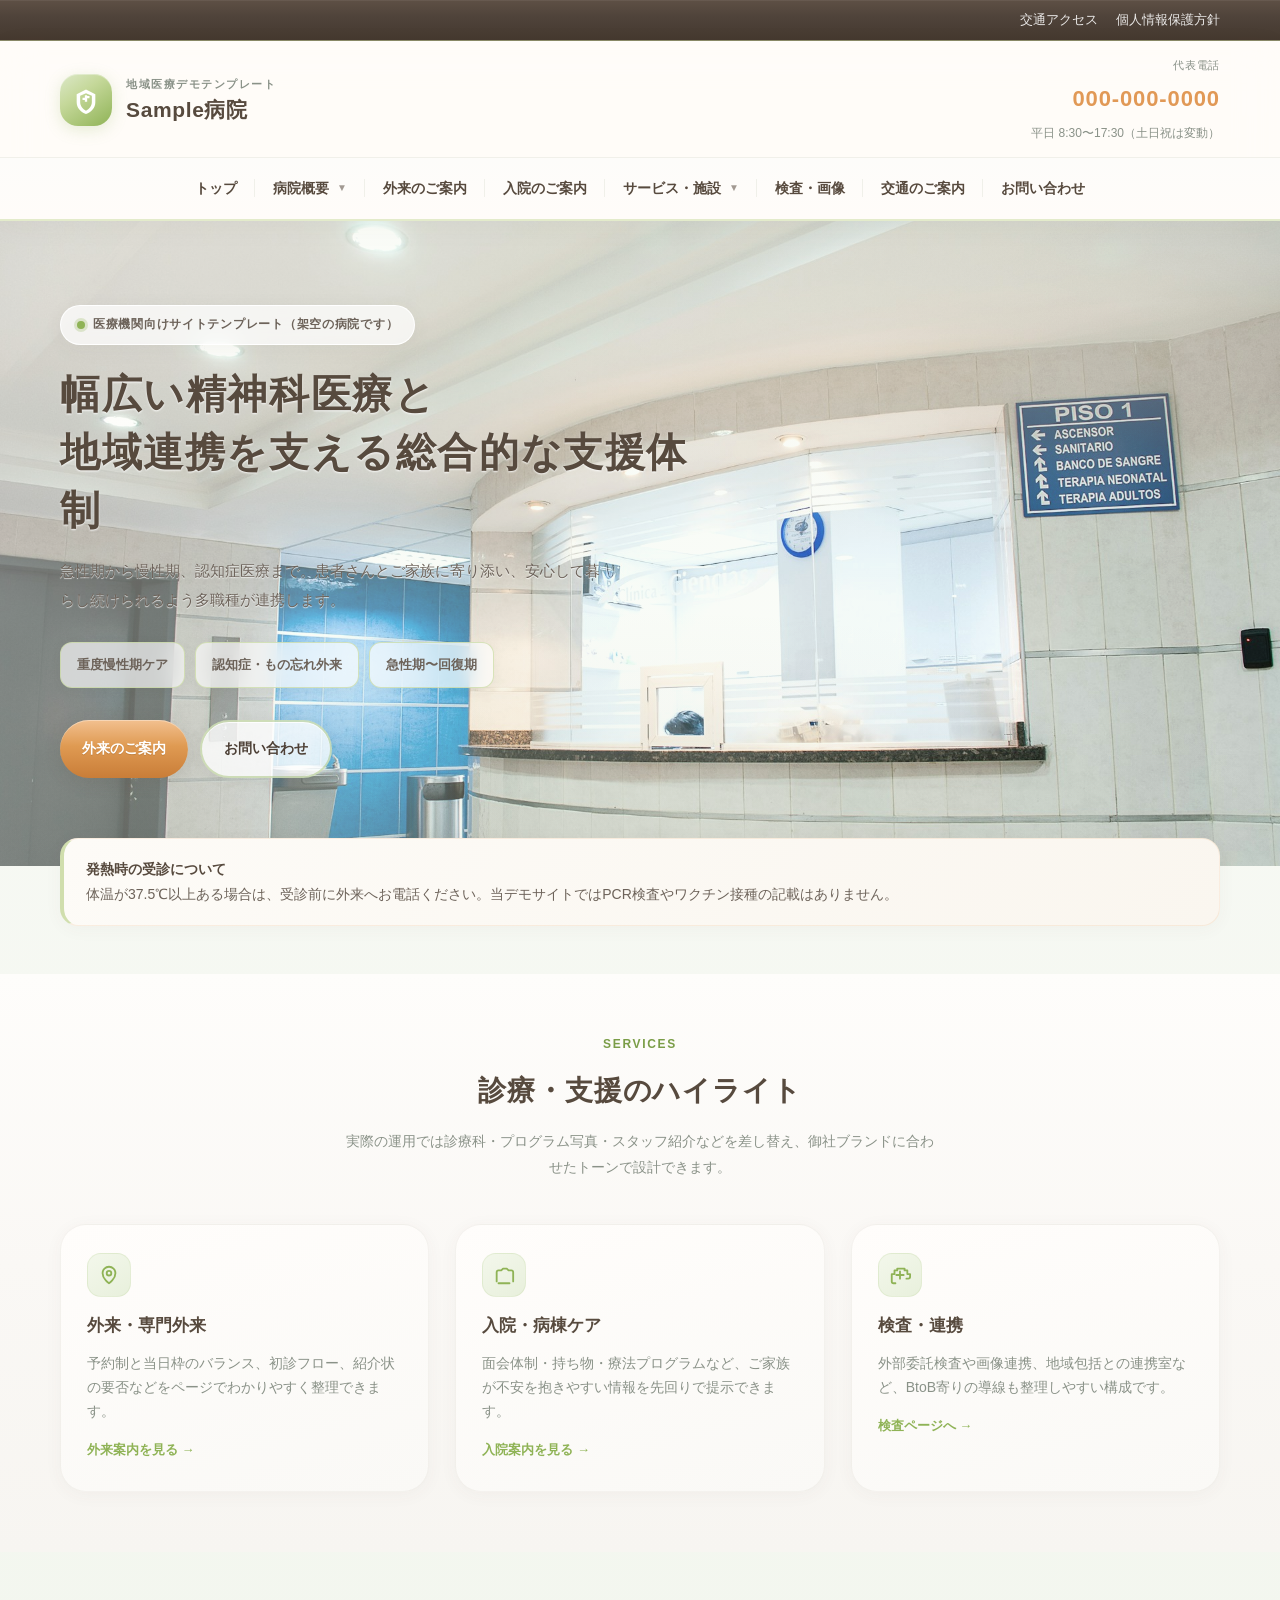
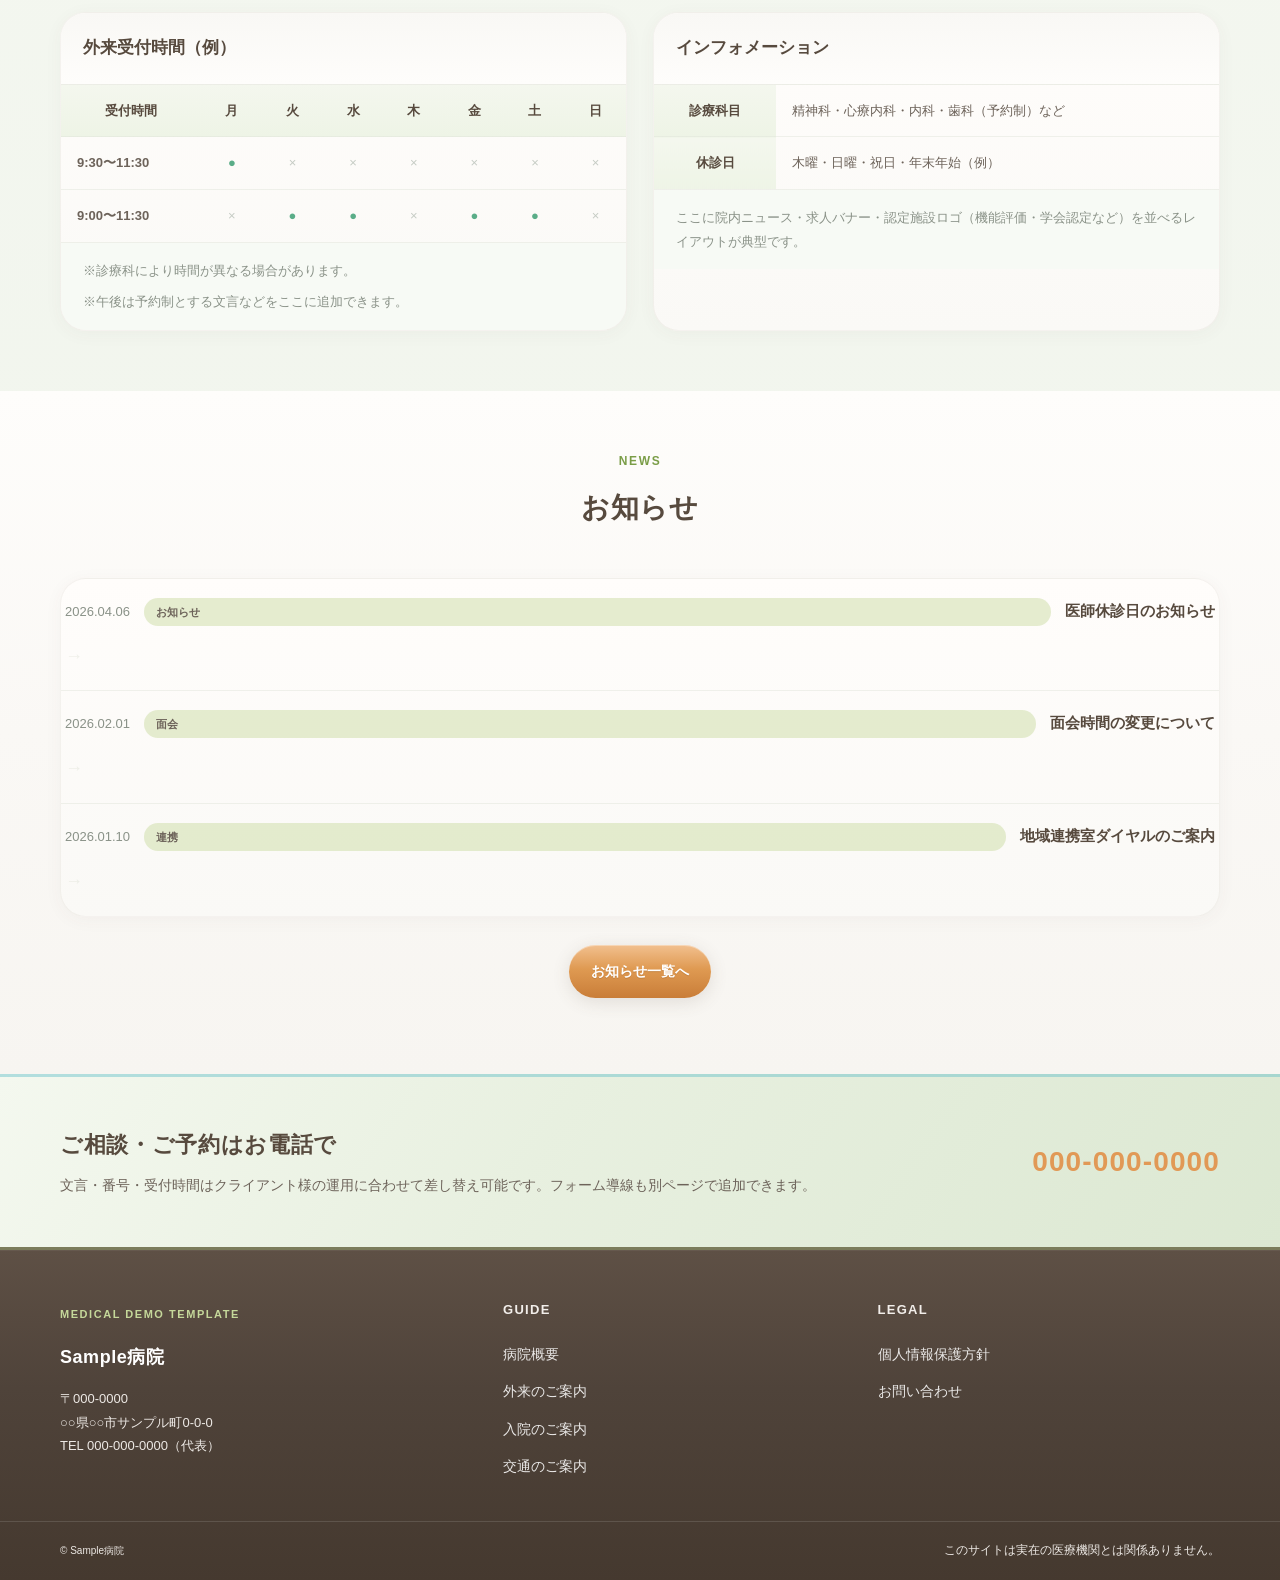
<file: index.html>
<!DOCTYPE html>
<html lang="ja">
  <head>
    <meta charset="utf-8" />
    <meta name="viewport" content="width=device-width, initial-scale=1" />
    <title>トップ | Sample病院（デモ）</title>
    <meta
      name="description"
      content="営業・提案用の病院サイトテンプレート。精神科・認知症医療・急性期など幅広い診療体制をイメージしたマルチページ構成のHTML/CSSです。"
    />
    <link rel="stylesheet" href="assets/css/style.css" />
  </head>
  <body>
    <div class="top-bar">
      <div class="top-bar-inner">
        <div class="top-bar-meta">
          <a href="access.html">交通アクセス</a>
          <a href="privacy.html">個人情報保護方針</a>
        </div>
      </div>
    </div>

    <header class="site-header">
      <div class="header-inner">
        <a class="brand" href="index.html">
          <span class="brand-mark" aria-hidden="true">
            <svg viewBox="0 0 24 24" xmlns="http://www.w3.org/2000/svg">
              <path
                d="M12 3l8 4v7c0 5-3.5 8.5-8 10-4.5-1.5-8-5-8-10V7l8-4zm0 3.2L7 8.4v5.3c0 3.4 2.2 6.2 5 7.5 2.8-1.3 5-4.1 5-7.5V8.4l-5-2.2zm-1 4.3v3h2v-3h2v-2h-2V8h-2v2H9v2h2z"
              />
            </svg>
          </span>
          <span class="brand-text">
            <span class="brand-tagline">地域医療デモテンプレート</span>
            <span class="brand-name">Sample病院</span>
          </span>
        </a>
        <div class="header-contact">
          <span class="header-contact-label">代表電話</span>
          <a class="header-contact-phone" href="tel:0000000000">000-000-0000</a>
          <span class="header-contact-hours">平日 8:30〜17:30（土日祝は変動）</span>
        </div>
      </div>

      <nav class="nav-wrap" aria-label="主要ナビゲーション">
        <div class="main-nav">
          <input type="checkbox" id="nav-toggle-main" class="nav-main-check" />
          <label class="nav-toggle" for="nav-toggle-main">
            <span>メニューを開く</span>
            <span class="nav-toggle-icon" aria-hidden="true">
              <span></span><span></span><span></span>
            </span>
          </label>
          <div class="nav-panel">
            <ul class="nav-list">
              <li class="nav-item">
                <a class="nav-link" href="index.html">トップ</a>
              </li>
              <li class="nav-item nav-item-has-sub">
                <input type="checkbox" id="sub-hospital" class="nav-check" />
                <label class="nav-link" for="sub-hospital">
                  病院概要
                  <span class="nav-caret" aria-hidden="true">▼</span>
                </label>
                <ul class="submenu">
                  <li><a href="hospital/index.html">病院概要トップ</a></li>
                  <li><a href="hospital/greeting.html">ごあいさつ</a></li>
                  <li><a href="hospital/philosophy.html">理念・基本方針</a></li>
                  <li><a href="hospital/facility.html">施設概要</a></li>
                  <li><a href="hospital/history.html">沿革</a></li>
                </ul>
              </li>
              <li class="nav-item">
                <a class="nav-link" href="outpatient/index.html">外来のご案内</a>
              </li>
              <li class="nav-item">
                <a class="nav-link" href="inpatient/index.html">入院のご案内</a>
              </li>
              <li class="nav-item nav-item-has-sub">
                <input type="checkbox" id="sub-svc" class="nav-check" />
                <label class="nav-link" for="sub-svc">
                  サービス・施設
                  <span class="nav-caret" aria-hidden="true">▼</span>
                </label>
                <ul class="submenu">
                  <li><a href="services/index.html">サービス一覧</a></li>
                  <li><a href="services/daycare.html">デイケア</a></li>
                </ul>
              </li>
              <li class="nav-item">
                <a class="nav-link" href="examination/index.html">検査・画像</a>
              </li>
              <li class="nav-item">
                <a class="nav-link" href="access.html">交通のご案内</a>
              </li>
              <li class="nav-item">
                <a class="nav-link" href="contact.html">お問い合わせ</a>
              </li>
            </ul>
          </div>
        </div>
      </nav>
    </header>

    <main>
      <section class="hero">
        <div class="hero-media" aria-hidden="true">
          <!--
            動画ループにする例（MP4 を assets/video/hero-loop.mp4 に置いたとき）:
            <video class="hero-video" autoplay muted loop playsinline poster="assets/images/hero-medical.jpg">
              <source src="assets/video/hero-loop.mp4" type="video/mp4" />
            </video>
          -->
          <img
            class="hero-photo"
            src="assets/images/hero-medical.jpg"
            width="1920"
            height="1080"
            loading="eager"
            fetchpriority="high"
            alt=""
          />
        </div>
        <div class="hero-overlay" aria-hidden="true"></div>
        <div class="hero-inner">
          <p class="hero-badge">
            <span class="hero-badge-dot" aria-hidden="true"></span>
            医療機関向けサイトテンプレート（架空の病院です）
          </p>
          <h1 class="hero-title">
            幅広い精神科医療と<br />地域連携を支える総合的な支援体制
          </h1>
          <p class="hero-lead">
            急性期から慢性期、認知症医療まで。患者さんとご家族に寄り添い、安心して暮らし続けられるよう多職種が連携します。
          </p>
          <div class="hero-chips" role="list">
            <span class="hero-chip" role="listitem">重度慢性期ケア</span>
            <span class="hero-chip" role="listitem">認知症・もの忘れ外来</span>
            <span class="hero-chip" role="listitem">急性期〜回復期</span>
          </div>
          <div class="hero-actions">
            <a class="btn btn-secondary" href="outpatient/index.html">外来のご案内</a>
            <a class="btn btn-outline-light" href="contact.html">お問い合わせ</a>
          </div>
        </div>
      </section>

      <div class="container">
        <aside class="alert-banner" role="note">
          <p>
            <strong>発熱時の受診について</strong><br />
            体温が37.5℃以上ある場合は、受診前に外来へお電話ください。当デモサイトではPCR検査やワクチン接種の記載はありません。
          </p>
        </aside>
      </div>

      <section class="section section-alt">
        <div class="container">
          <header class="section-heading">
            <p class="section-kicker">Services</p>
            <h2 class="section-title">診療・支援のハイライト</h2>
            <p class="section-desc">
              実際の運用では診療科・プログラム写真・スタッフ紹介などを差し替え、御社ブランドに合わせたトーンで設計できます。
            </p>
          </header>
          <div class="card-grid cols-3">
            <article class="tile">
              <div class="tile-icon" aria-hidden="true">
                <svg viewBox="0 0 24 24">
                  <path
                    stroke-linecap="round"
                    stroke-linejoin="round"
                    d="M12 21s7-4.5 7-11a7 7 0 10-14 0c0 6.5 7 11 7 11z"
                  />
                  <circle cx="12" cy="10" r="2.5" />
                </svg>
              </div>
              <h3 class="tile-title">外来・専門外来</h3>
              <p class="tile-text">
                予約制と当日枠のバランス、初診フロー、紹介状の要否などをページでわかりやすく整理できます。
              </p>
              <a class="tile-link" href="outpatient/index.html">外来案内を見る →</a>
            </article>
            <article class="tile">
              <div class="tile-icon" aria-hidden="true">
                <svg viewBox="0 0 24 24">
                  <path
                    stroke-linecap="round"
                    stroke-linejoin="round"
                    d="M4 19V9a2 2 0 012-2h3l2-2h4l2 2h3a2 2 0 012 2v10M6 21h12"
                  />
                </svg>
              </div>
              <h3 class="tile-title">入院・病棟ケア</h3>
              <p class="tile-text">
                面会体制・持ち物・療法プログラムなど、ご家族が不安を抱きやすい情報を先回りで提示できます。
              </p>
              <a class="tile-link" href="inpatient/index.html">入院案内を見る →</a>
            </article>
            <article class="tile">
              <div class="tile-icon" aria-hidden="true">
                <svg viewBox="0 0 24 24">
                  <path
                    stroke-linecap="round"
                    stroke-linejoin="round"
                    d="M12 8v8m4-4H8m11 4h2a2 2 0 002-2v-3h-3V7h-3V5H9v2H6v4H3v8a2 2 0 002 2h2"
                  />
                </svg>
              </div>
              <h3 class="tile-title">検査・連携</h3>
              <p class="tile-text">
                外部委託検査や画像連携、地域包括との連携室など、BtoB寄りの導線も整理しやすい構成です。
              </p>
              <a class="tile-link" href="examination/index.html">検査ページへ →</a>
            </article>
          </div>
        </div>
      </section>

      <section class="section">
        <div class="container">
          <div class="card-grid cols-2">
            <div class="panel">
              <div class="panel-head">
                <h2 class="panel-title">外来受付時間（例）</h2>
              </div>
              <div class="table-wrap">
                <table class="data-table">
                  <thead>
                    <tr>
                      <th scope="col">受付時間</th>
                      <th scope="col">月</th>
                      <th scope="col">火</th>
                      <th scope="col">水</th>
                      <th scope="col">木</th>
                      <th scope="col">金</th>
                      <th scope="col">土</th>
                      <th scope="col">日</th>
                    </tr>
                  </thead>
                  <tbody>
                    <tr>
                      <td>9:30〜11:30</td>
                      <td class="cell-yes">●</td>
                      <td class="cell-no">×</td>
                      <td class="cell-no">×</td>
                      <td class="cell-no">×</td>
                      <td class="cell-no">×</td>
                      <td class="cell-no">×</td>
                      <td class="cell-no">×</td>
                    </tr>
                    <tr>
                      <td>9:00〜11:30</td>
                      <td class="cell-no">×</td>
                      <td class="cell-yes">●</td>
                      <td class="cell-yes">●</td>
                      <td class="cell-no">×</td>
                      <td class="cell-yes">●</td>
                      <td class="cell-yes">●</td>
                      <td class="cell-no">×</td>
                    </tr>
                  </tbody>
                </table>
              </div>
              <div class="note-box">
                <p>※診療科により時間が異なる場合があります。</p>
                <p>※午後は予約制とする文言などをここに追加できます。</p>
              </div>
            </div>

            <div class="panel">
              <div class="panel-head">
                <h2 class="panel-title">インフォメーション</h2>
              </div>
              <div class="table-wrap">
                <table class="data-table">
                  <tbody>
                    <tr>
                      <th scope="row">診療科目</th>
                      <td colspan="7" style="text-align: left">
                        精神科・心療内科・内科・歯科（予約制）など
                      </td>
                    </tr>
                    <tr>
                      <th scope="row">休診日</th>
                      <td colspan="7" style="text-align: left">
                        木曜・日曜・祝日・年末年始（例）
                      </td>
                    </tr>
                  </tbody>
                </table>
              </div>
              <div class="note-box">
                <p>
                  ここに院内ニュース・求人バナー・認定施設ロゴ（機能評価・学会認定など）を並べるレイアウトが典型です。
                </p>
              </div>
            </div>
          </div>
        </div>
      </section>

      <section class="section section-alt">
        <div class="container">
          <header class="section-heading">
            <p class="section-kicker">News</p>
            <h2 class="section-title">お知らせ</h2>
          </header>
          <div class="panel">
            <ul class="news-list">
              <li class="news-item">
                <a class="news-link" href="#">
                  <time class="news-date" datetime="2026-04-06">2026.04.06</time>
                  <span class="news-cat">お知らせ</span>
                  <p class="news-title">医師休診日のお知らせ</p>
                  <span class="news-arrow" aria-hidden="true">→</span>
                </a>
              </li>
              <li class="news-item">
                <a class="news-link" href="#">
                  <time class="news-date" datetime="2026-02-01">2026.02.01</time>
                  <span class="news-cat">面会</span>
                  <p class="news-title">面会時間の変更について</p>
                  <span class="news-arrow" aria-hidden="true">→</span>
                </a>
              </li>
              <li class="news-item">
                <a class="news-link" href="#">
                  <time class="news-date" datetime="2026-01-10">2026.01.10</time>
                  <span class="news-cat">連携</span>
                  <p class="news-title">地域連携室ダイヤルのご案内</p>
                  <span class="news-arrow" aria-hidden="true">→</span>
                </a>
              </li>
            </ul>
          </div>
          <p class="text-center" style="margin-top: 28px">
            <a class="btn btn-secondary" href="#">お知らせ一覧へ</a>
          </p>
        </div>
      </section>

      <section class="cta-strip">
        <div class="cta-inner">
          <div>
            <h2 class="cta-title">ご相談・ご予約はお電話で</h2>
            <p class="cta-text">
              文言・番号・受付時間はクライアント様の運用に合わせて差し替え可能です。フォーム導線も別ページで追加できます。
            </p>
          </div>
          <div>
            <a class="cta-phone" href="tel:0000000000">000-000-0000</a>
          </div>
        </div>
      </section>
    </main>

    <footer class="site-footer">
      <div class="footer-grid">
        <div class="footer-brand">
          <span class="brand-tagline">Medical demo template</span>
          <p class="brand-name">Sample病院</p>
          <p class="footer-address">
            〒000-0000<br />
            ○○県○○市サンプル町0-0-0<br />
            TEL 000-000-0000（代表）
          </p>
        </div>
        <div class="footer-col">
          <h3>Guide</h3>
          <ul class="footer-links">
            <li><a href="hospital/greeting.html">病院概要</a></li>
            <li><a href="outpatient/index.html">外来のご案内</a></li>
            <li><a href="inpatient/index.html">入院のご案内</a></li>
            <li><a href="access.html">交通のご案内</a></li>
          </ul>
        </div>
        <div class="footer-col">
          <h3>Legal</h3>
          <ul class="footer-links">
            <li><a href="privacy.html">個人情報保護方針</a></li>
            <li><a href="contact.html">お問い合わせ</a></li>
          </ul>
        </div>
      </div>
      <div class="footer-bottom">
        <div class="footer-bottom-inner">
          <small>© Sample病院</small>
          <span>このサイトは実在の医療機関とは関係ありません。</span>
        </div>
      </div>
    </footer>
  </body>
</html>
</file>
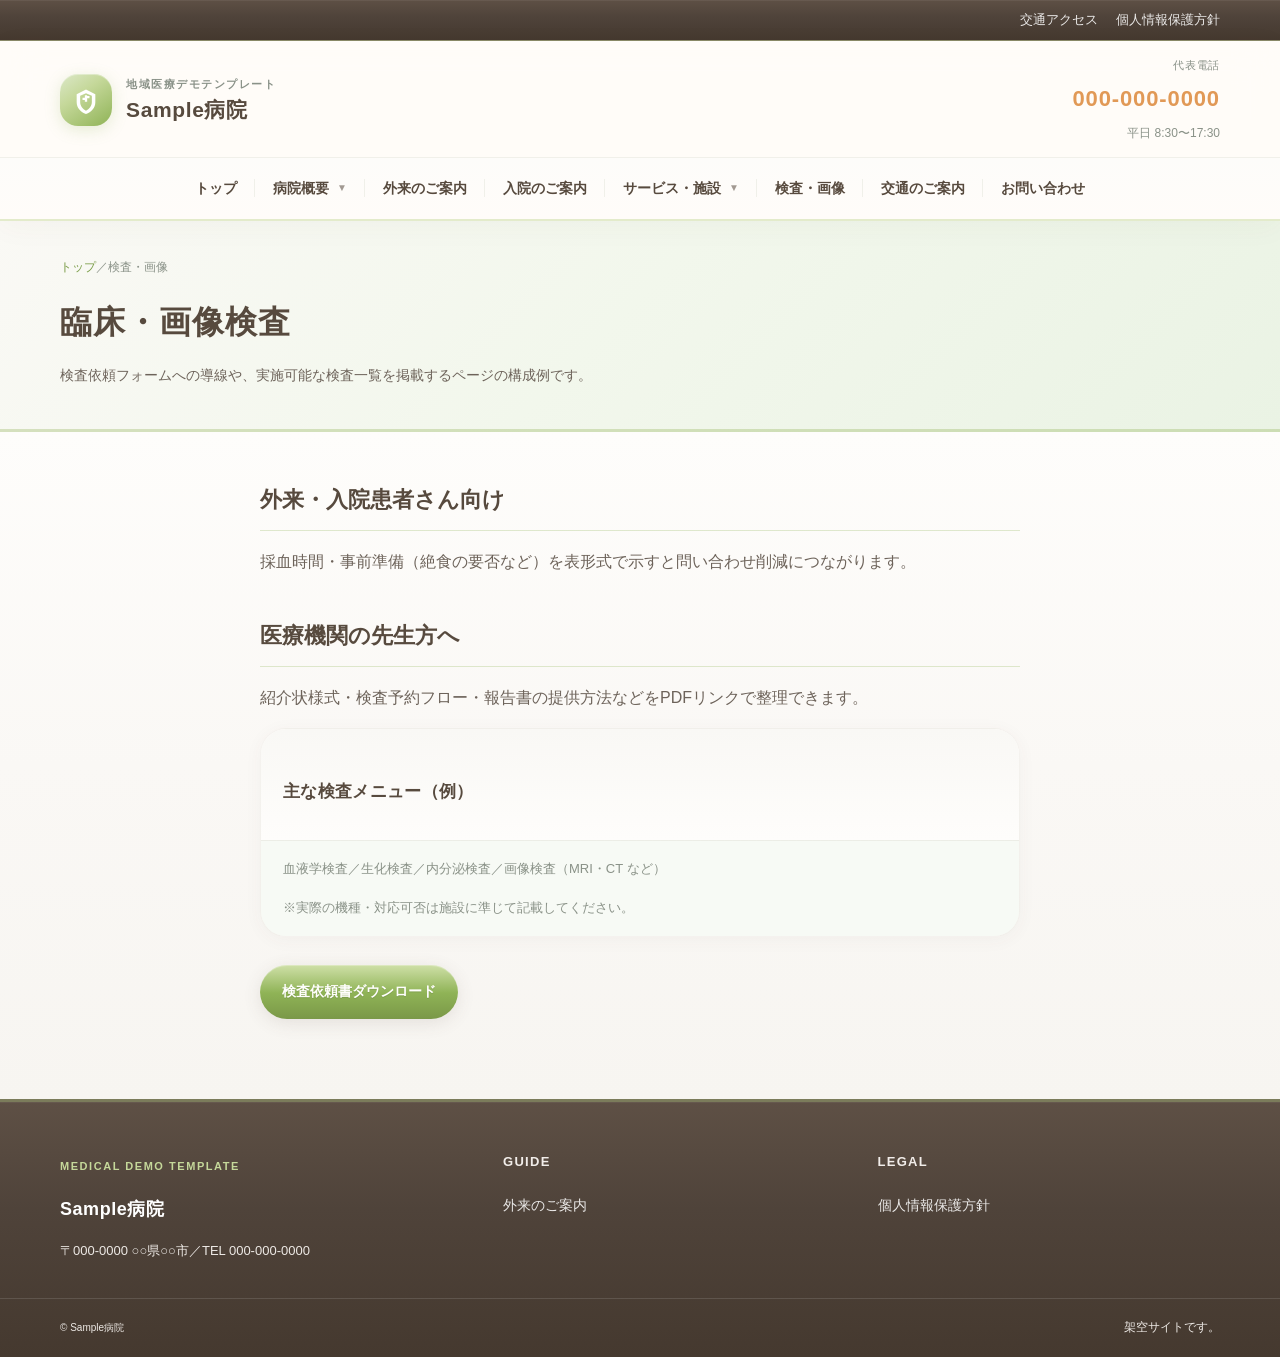
<file: examination/index.html>
<!DOCTYPE html>
<html lang="ja">
  <head>
    <meta charset="utf-8" />
    <meta name="viewport" content="width=device-width, initial-scale=1" />
    <title>臨床・画像検査 | Sample病院（デモ）</title>
    <link rel="stylesheet" href="../assets/css/style.css" />
  </head>
  <body>
    <div class="top-bar">
      <div class="top-bar-inner">
        <div class="top-bar-meta">
          <a href="../access.html">交通アクセス</a>
          <a href="../privacy.html">個人情報保護方針</a>
        </div>
      </div>
    </div>

    <header class="site-header">
      <div class="header-inner">
        <a class="brand" href="../index.html">
          <span class="brand-mark" aria-hidden="true">
            <svg viewBox="0 0 24 24" xmlns="http://www.w3.org/2000/svg">
              <path
                d="M12 3l8 4v7c0 5-3.5 8.5-8 10-4.5-1.5-8-5-8-10V7l8-4zm0 3.2L7 8.4v5.3c0 3.4 2.2 6.2 5 7.5 2.8-1.3 5-4.1 5-7.5V8.4l-5-2.2zm-1 4.3v3h2v-3h2v-2h-2V8h-2v2H9v2h2z"
              />
            </svg>
          </span>
          <span class="brand-text">
            <span class="brand-tagline">地域医療デモテンプレート</span>
            <span class="brand-name">Sample病院</span>
          </span>
        </a>
        <div class="header-contact">
          <span class="header-contact-label">代表電話</span>
          <a class="header-contact-phone" href="tel:0000000000">000-000-0000</a>
          <span class="header-contact-hours">平日 8:30〜17:30</span>
        </div>
      </div>
      <nav class="nav-wrap" aria-label="主要ナビゲーション">
        <div class="main-nav">
          <input type="checkbox" id="nav-toggle-main" class="nav-main-check" />
          <label class="nav-toggle" for="nav-toggle-main">
            <span>メニューを開く</span>
            <span class="nav-toggle-icon" aria-hidden="true">
              <span></span><span></span><span></span>
            </span>
          </label>
          <div class="nav-panel">
            <ul class="nav-list">
              <li class="nav-item"><a class="nav-link" href="../index.html">トップ</a></li>
              <li class="nav-item nav-item-has-sub">
                <input type="checkbox" id="sub-hospital" class="nav-check" />
                <label class="nav-link" for="sub-hospital">
                  病院概要 <span class="nav-caret">▼</span>
                </label>
                <ul class="submenu">
                  <li><a href="../hospital/index.html">病院概要トップ</a></li>
                  <li><a href="../hospital/greeting.html">ごあいさつ</a></li>
                  <li><a href="../hospital/philosophy.html">理念・基本方針</a></li>
                  <li><a href="../hospital/facility.html">施設概要</a></li>
                  <li><a href="../hospital/history.html">沿革</a></li>
                </ul>
              </li>
              <li class="nav-item">
                <a class="nav-link" href="../outpatient/index.html">外来のご案内</a>
              </li>
              <li class="nav-item">
                <a class="nav-link" href="../inpatient/index.html">入院のご案内</a>
              </li>
              <li class="nav-item nav-item-has-sub">
                <input type="checkbox" id="sub-svc" class="nav-check" />
                <label class="nav-link" for="sub-svc">
                  サービス・施設 <span class="nav-caret">▼</span>
                </label>
                <ul class="submenu">
                  <li><a href="../services/index.html">サービス一覧</a></li>
                  <li><a href="../services/daycare.html">デイケア</a></li>
                </ul>
              </li>
              <li class="nav-item">
                <a class="nav-link" href="index.html">検査・画像</a>
              </li>
              <li class="nav-item"><a class="nav-link" href="../access.html">交通のご案内</a></li>
              <li class="nav-item"><a class="nav-link" href="../contact.html">お問い合わせ</a></li>
            </ul>
          </div>
        </div>
      </nav>
    </header>

    <main>
      <header class="page-header">
        <div class="page-header-inner">
          <nav class="breadcrumb" aria-label="パンくず">
            <a href="../index.html">トップ</a>／検査・画像
          </nav>
          <h1 class="page-title">臨床・画像検査</h1>
          <p class="page-lead">
            検査依頼フォームへの導線や、実施可能な検査一覧を掲載するページの構成例です。
          </p>
        </div>
      </header>

      <article class="content-section section-alt">
        <div class="prose">
          <h2>外来・入院患者さん向け</h2>
          <p>
            採血時間・事前準備（絶食の要否など）を表形式で示すと問い合わせ削減につながります。
          </p>
          <h2>医療機関の先生方へ</h2>
          <p>
            紹介状様式・検査予約フロー・報告書の提供方法などをPDFリンクで整理できます。
          </p>
          <div class="panel">
            <div class="panel-head">
              <h3 class="panel-title mt-0">主な検査メニュー（例）</h3>
            </div>
            <div class="note-box">
              <p>血液学検査／生化検査／内分泌検査／画像検査（MRI・CT など）</p>
              <p>※実際の機種・対応可否は施設に準じて記載してください。</p>
            </div>
          </div>
          <p style="margin-top: 28px">
            <a class="btn btn-primary" href="#">検査依頼書ダウンロード</a>
          </p>
        </div>
      </article>
    </main>

    <footer class="site-footer">
      <div class="footer-grid">
        <div class="footer-brand">
          <span class="brand-tagline">Medical demo template</span>
          <p class="brand-name">Sample病院</p>
          <p class="footer-address">〒000-0000 ○○県○○市／TEL 000-000-0000</p>
        </div>
        <div class="footer-col">
          <h3>Guide</h3>
          <ul class="footer-links">
            <li><a href="../outpatient/index.html">外来のご案内</a></li>
          </ul>
        </div>
        <div class="footer-col">
          <h3>Legal</h3>
          <ul class="footer-links">
            <li><a href="../privacy.html">個人情報保護方針</a></li>
          </ul>
        </div>
      </div>
      <div class="footer-bottom">
        <div class="footer-bottom-inner">
          <small>© Sample病院</small>
          <span>架空サイトです。</span>
        </div>
      </div>
    </footer>
  </body>
</html>
</file>
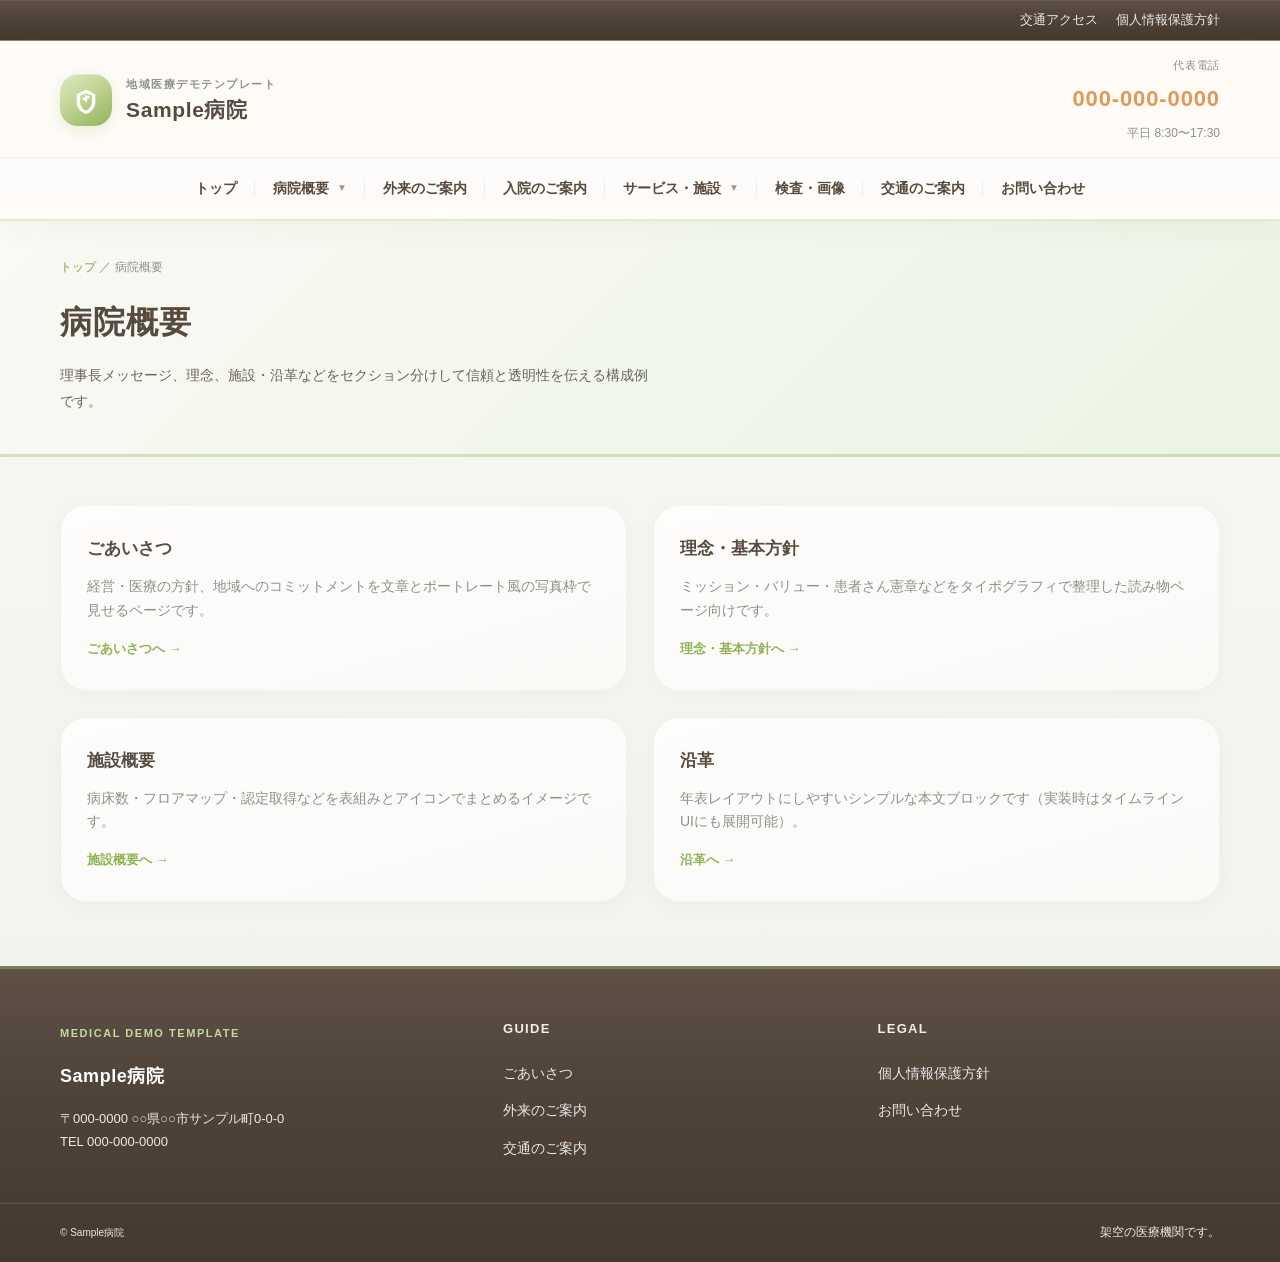
<file: hospital/index.html>
<!DOCTYPE html>
<html lang="ja">
  <head>
    <meta charset="utf-8" />
    <meta name="viewport" content="width=device-width, initial-scale=1" />
    <title>病院概要 | Sample病院（デモ）</title>
    <meta name="description" content="病院概要トップ。ごあいさつ・理念・施設・沿革への導線。" />
    <link rel="stylesheet" href="../assets/css/style.css" />
  </head>
  <body>
    <div class="top-bar">
      <div class="top-bar-inner">
        <div class="top-bar-meta">
          <a href="../access.html">交通アクセス</a>
          <a href="../privacy.html">個人情報保護方針</a>
        </div>
      </div>
    </div>

    <header class="site-header">
      <div class="header-inner">
        <a class="brand" href="../index.html">
          <span class="brand-mark" aria-hidden="true">
            <svg viewBox="0 0 24 24" xmlns="http://www.w3.org/2000/svg">
              <path
                d="M12 3l8 4v7c0 5-3.5 8.5-8 10-4.5-1.5-8-5-8-10V7l8-4zm0 3.2L7 8.4v5.3c0 3.4 2.2 6.2 5 7.5 2.8-1.3 5-4.1 5-7.5V8.4l-5-2.2zm-1 4.3v3h2v-3h2v-2h-2V8h-2v2H9v2h2z"
              />
            </svg>
          </span>
          <span class="brand-text">
            <span class="brand-tagline">地域医療デモテンプレート</span>
            <span class="brand-name">Sample病院</span>
          </span>
        </a>
        <div class="header-contact">
          <span class="header-contact-label">代表電話</span>
          <a class="header-contact-phone" href="tel:0000000000">000-000-0000</a>
          <span class="header-contact-hours">平日 8:30〜17:30</span>
        </div>
      </div>

      <nav class="nav-wrap" aria-label="主要ナビゲーション">
        <div class="main-nav">
          <input type="checkbox" id="nav-toggle-main" class="nav-main-check" />
          <label class="nav-toggle" for="nav-toggle-main">
            <span>メニューを開く</span>
            <span class="nav-toggle-icon" aria-hidden="true">
              <span></span><span></span><span></span>
            </span>
          </label>
          <div class="nav-panel">
            <ul class="nav-list">
              <li class="nav-item">
                <a class="nav-link" href="../index.html">トップ</a>
              </li>
              <li class="nav-item nav-item-has-sub">
                <input type="checkbox" id="sub-hospital" class="nav-check" />
                <label class="nav-link" for="sub-hospital">
                  病院概要
                  <span class="nav-caret" aria-hidden="true">▼</span>
                </label>
                <ul class="submenu">
                  <li><a href="index.html">病院概要トップ</a></li>
                  <li><a href="greeting.html">ごあいさつ</a></li>
                  <li><a href="philosophy.html">理念・基本方針</a></li>
                  <li><a href="facility.html">施設概要</a></li>
                  <li><a href="history.html">沿革</a></li>
                </ul>
              </li>
              <li class="nav-item">
                <a class="nav-link" href="../outpatient/index.html">外来のご案内</a>
              </li>
              <li class="nav-item">
                <a class="nav-link" href="../inpatient/index.html">入院のご案内</a>
              </li>
              <li class="nav-item nav-item-has-sub">
                <input type="checkbox" id="sub-svc" class="nav-check" />
                <label class="nav-link" for="sub-svc">
                  サービス・施設
                  <span class="nav-caret" aria-hidden="true">▼</span>
                </label>
                <ul class="submenu">
                  <li><a href="../services/index.html">サービス一覧</a></li>
                  <li><a href="../services/daycare.html">デイケア</a></li>
                </ul>
              </li>
              <li class="nav-item">
                <a class="nav-link" href="../examination/index.html">検査・画像</a>
              </li>
              <li class="nav-item">
                <a class="nav-link" href="../access.html">交通のご案内</a>
              </li>
              <li class="nav-item">
                <a class="nav-link" href="../contact.html">お問い合わせ</a>
              </li>
            </ul>
          </div>
        </div>
      </nav>
    </header>

    <main>
      <header class="page-header">
        <div class="page-header-inner">
          <nav class="breadcrumb" aria-label="パンくず">
            <a href="../index.html">トップ</a>
            ／ 病院概要
          </nav>
          <h1 class="page-title">病院概要</h1>
          <p class="page-lead">
            理事長メッセージ、理念、施設・沿革などをセクション分けして信頼と透明性を伝える構成例です。
          </p>
        </div>
      </header>

      <section class="content-section">
        <div class="container">
          <div class="card-grid cols-2">
            <article class="tile">
              <h2 class="tile-title">ごあいさつ</h2>
              <p class="tile-text">
                経営・医療の方針、地域へのコミットメントを文章とポートレート風の写真枠で見せるページです。
              </p>
              <a class="tile-link" href="greeting.html">ごあいさつへ →</a>
            </article>
            <article class="tile">
              <h2 class="tile-title">理念・基本方針</h2>
              <p class="tile-text">
                ミッション・バリュー・患者さん憲章などをタイポグラフィで整理した読み物ページ向けです。
              </p>
              <a class="tile-link" href="philosophy.html">理念・基本方針へ →</a>
            </article>
            <article class="tile">
              <h2 class="tile-title">施設概要</h2>
              <p class="tile-text">
                病床数・フロアマップ・認定取得などを表組みとアイコンでまとめるイメージです。
              </p>
              <a class="tile-link" href="facility.html">施設概要へ →</a>
            </article>
            <article class="tile">
              <h2 class="tile-title">沿革</h2>
              <p class="tile-text">
                年表レイアウトにしやすいシンプルな本文ブロックです（実装時はタイムラインUIにも展開可能）。
              </p>
              <a class="tile-link" href="history.html">沿革へ →</a>
            </article>
          </div>
        </div>
      </section>
    </main>

    <footer class="site-footer">
      <div class="footer-grid">
        <div class="footer-brand">
          <span class="brand-tagline">Medical demo template</span>
          <p class="brand-name">Sample病院</p>
          <p class="footer-address">
            〒000-0000 ○○県○○市サンプル町0-0-0<br />TEL 000-000-0000
          </p>
        </div>
        <div class="footer-col">
          <h3>Guide</h3>
          <ul class="footer-links">
            <li><a href="greeting.html">ごあいさつ</a></li>
            <li><a href="../outpatient/index.html">外来のご案内</a></li>
            <li><a href="../access.html">交通のご案内</a></li>
          </ul>
        </div>
        <div class="footer-col">
          <h3>Legal</h3>
          <ul class="footer-links">
            <li><a href="../privacy.html">個人情報保護方針</a></li>
            <li><a href="../contact.html">お問い合わせ</a></li>
          </ul>
        </div>
      </div>
      <div class="footer-bottom">
        <div class="footer-bottom-inner">
          <small>© Sample病院</small>
          <span>架空の医療機関です。</span>
        </div>
      </div>
    </footer>
  </body>
</html>
</file>
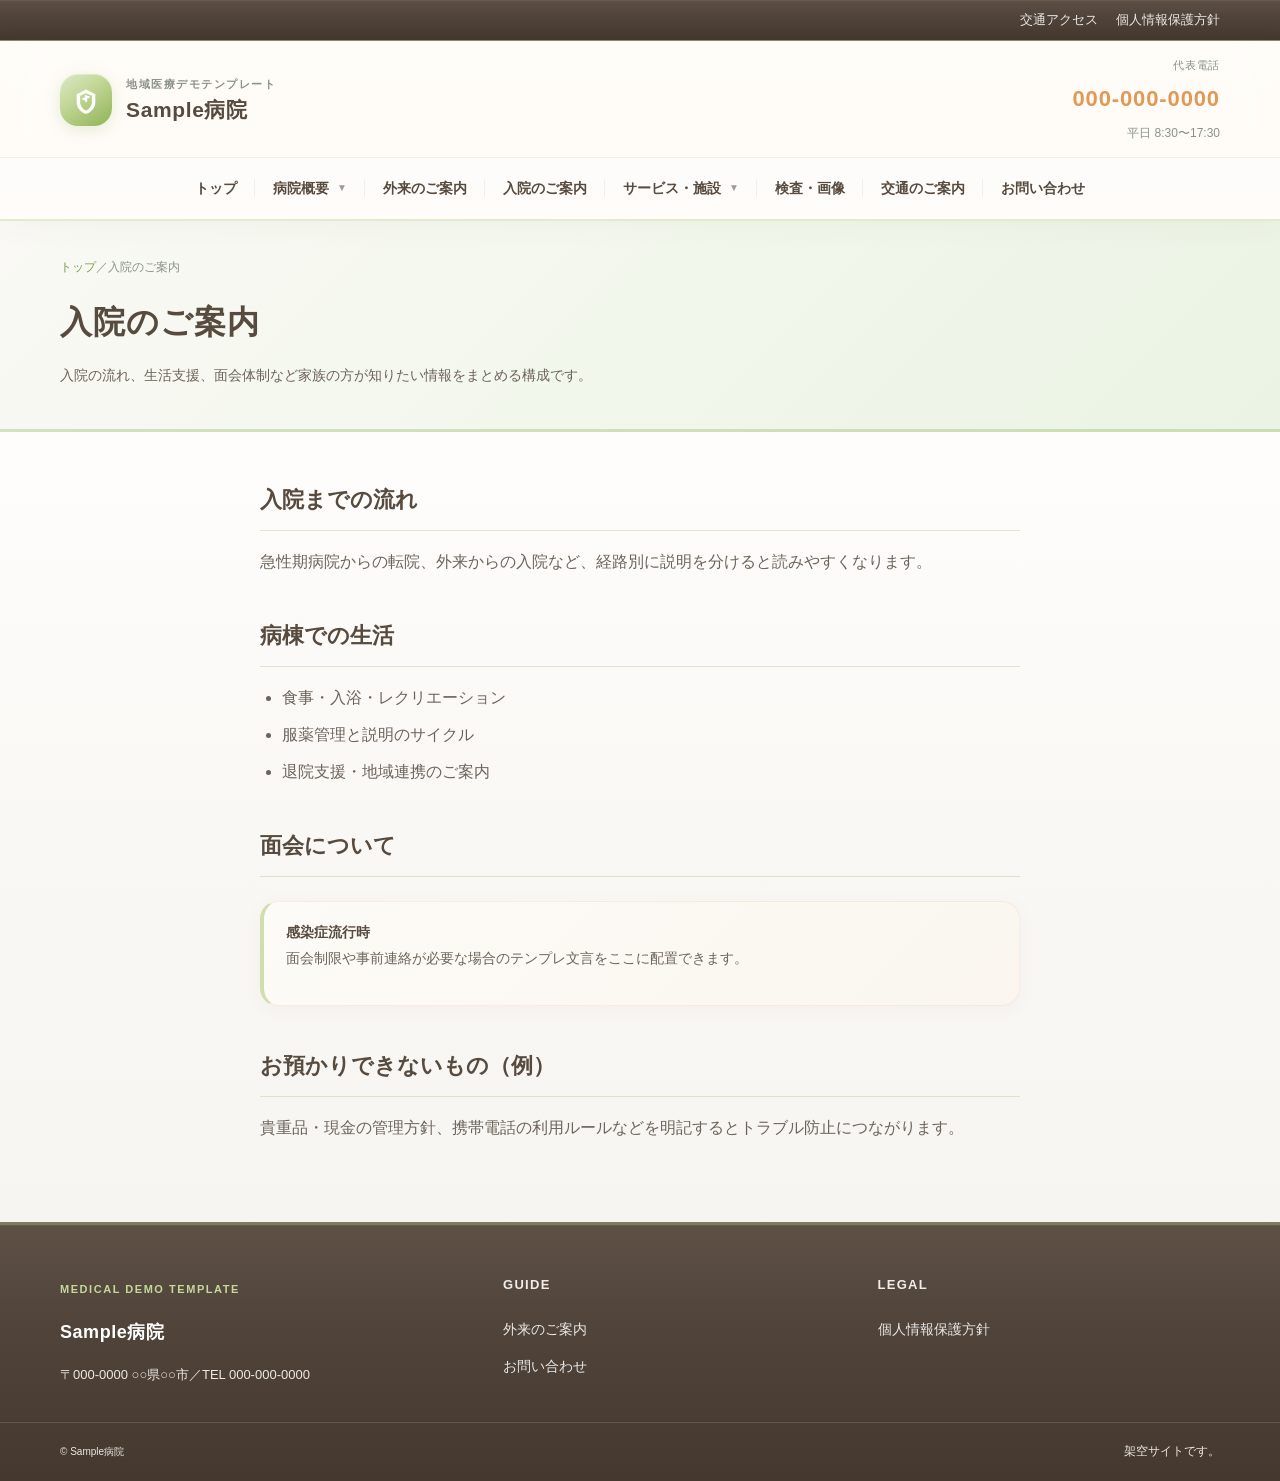
<file: inpatient/index.html>
<!DOCTYPE html>
<html lang="ja">
  <head>
    <meta charset="utf-8" />
    <meta name="viewport" content="width=device-width, initial-scale=1" />
    <title>入院のご案内 | Sample病院（デモ）</title>
    <meta name="description" content="入院までの流れ、面会、持ち物などのご案内。" />
    <link rel="stylesheet" href="../assets/css/style.css" />
  </head>
  <body>
    <div class="top-bar">
      <div class="top-bar-inner">
        <div class="top-bar-meta">
          <a href="../access.html">交通アクセス</a>
          <a href="../privacy.html">個人情報保護方針</a>
        </div>
      </div>
    </div>

    <header class="site-header">
      <div class="header-inner">
        <a class="brand" href="../index.html">
          <span class="brand-mark" aria-hidden="true">
            <svg viewBox="0 0 24 24" xmlns="http://www.w3.org/2000/svg">
              <path
                d="M12 3l8 4v7c0 5-3.5 8.5-8 10-4.5-1.5-8-5-8-10V7l8-4zm0 3.2L7 8.4v5.3c0 3.4 2.2 6.2 5 7.5 2.8-1.3 5-4.1 5-7.5V8.4l-5-2.2zm-1 4.3v3h2v-3h2v-2h-2V8h-2v2H9v2h2z"
              />
            </svg>
          </span>
          <span class="brand-text">
            <span class="brand-tagline">地域医療デモテンプレート</span>
            <span class="brand-name">Sample病院</span>
          </span>
        </a>
        <div class="header-contact">
          <span class="header-contact-label">代表電話</span>
          <a class="header-contact-phone" href="tel:0000000000">000-000-0000</a>
          <span class="header-contact-hours">平日 8:30〜17:30</span>
        </div>
      </div>
      <nav class="nav-wrap" aria-label="主要ナビゲーション">
        <div class="main-nav">
          <input type="checkbox" id="nav-toggle-main" class="nav-main-check" />
          <label class="nav-toggle" for="nav-toggle-main">
            <span>メニューを開く</span>
            <span class="nav-toggle-icon" aria-hidden="true">
              <span></span><span></span><span></span>
            </span>
          </label>
          <div class="nav-panel">
            <ul class="nav-list">
              <li class="nav-item"><a class="nav-link" href="../index.html">トップ</a></li>
              <li class="nav-item nav-item-has-sub">
                <input type="checkbox" id="sub-hospital" class="nav-check" />
                <label class="nav-link" for="sub-hospital">
                  病院概要 <span class="nav-caret">▼</span>
                </label>
                <ul class="submenu">
                  <li><a href="../hospital/index.html">病院概要トップ</a></li>
                  <li><a href="../hospital/greeting.html">ごあいさつ</a></li>
                  <li><a href="../hospital/philosophy.html">理念・基本方針</a></li>
                  <li><a href="../hospital/facility.html">施設概要</a></li>
                  <li><a href="../hospital/history.html">沿革</a></li>
                </ul>
              </li>
              <li class="nav-item">
                <a class="nav-link" href="../outpatient/index.html">外来のご案内</a>
              </li>
              <li class="nav-item">
                <a class="nav-link" href="index.html">入院のご案内</a>
              </li>
              <li class="nav-item nav-item-has-sub">
                <input type="checkbox" id="sub-svc" class="nav-check" />
                <label class="nav-link" for="sub-svc">
                  サービス・施設 <span class="nav-caret">▼</span>
                </label>
                <ul class="submenu">
                  <li><a href="../services/index.html">サービス一覧</a></li>
                  <li><a href="../services/daycare.html">デイケア</a></li>
                </ul>
              </li>
              <li class="nav-item">
                <a class="nav-link" href="../examination/index.html">検査・画像</a>
              </li>
              <li class="nav-item"><a class="nav-link" href="../access.html">交通のご案内</a></li>
              <li class="nav-item"><a class="nav-link" href="../contact.html">お問い合わせ</a></li>
            </ul>
          </div>
        </div>
      </nav>
    </header>

    <main>
      <header class="page-header">
        <div class="page-header-inner">
          <nav class="breadcrumb" aria-label="パンくず">
            <a href="../index.html">トップ</a>／入院のご案内
          </nav>
          <h1 class="page-title">入院のご案内</h1>
          <p class="page-lead">
            入院の流れ、生活支援、面会体制など家族の方が知りたい情報をまとめる構成です。
          </p>
        </div>
      </header>

      <article class="content-section section-alt">
        <div class="prose">
          <h2>入院までの流れ</h2>
          <p>
            急性期病院からの転院、外来からの入院など、経路別に説明を分けると読みやすくなります。
          </p>
          <h2>病棟での生活</h2>
          <ul>
            <li>食事・入浴・レクリエーション</li>
            <li>服薬管理と説明のサイクル</li>
            <li>退院支援・地域連携のご案内</li>
          </ul>
          <h2>面会について</h2>
          <div class="alert-banner" style="margin: 24px 0">
            <p>
              <strong>感染症流行時</strong><br />
              面会制限や事前連絡が必要な場合のテンプレ文言をここに配置できます。
            </p>
          </div>
          <h2>お預かりできないもの（例）</h2>
          <p>
            貴重品・現金の管理方針、携帯電話の利用ルールなどを明記するとトラブル防止につながります。
          </p>
        </div>
      </article>
    </main>

    <footer class="site-footer">
      <div class="footer-grid">
        <div class="footer-brand">
          <span class="brand-tagline">Medical demo template</span>
          <p class="brand-name">Sample病院</p>
          <p class="footer-address">〒000-0000 ○○県○○市／TEL 000-000-0000</p>
        </div>
        <div class="footer-col">
          <h3>Guide</h3>
          <ul class="footer-links">
            <li><a href="../outpatient/index.html">外来のご案内</a></li>
            <li><a href="../contact.html">お問い合わせ</a></li>
          </ul>
        </div>
        <div class="footer-col">
          <h3>Legal</h3>
          <ul class="footer-links">
            <li><a href="../privacy.html">個人情報保護方針</a></li>
          </ul>
        </div>
      </div>
      <div class="footer-bottom">
        <div class="footer-bottom-inner">
          <small>© Sample病院</small>
          <span>架空サイトです。</span>
        </div>
      </div>
    </footer>
  </body>
</html>
</file>
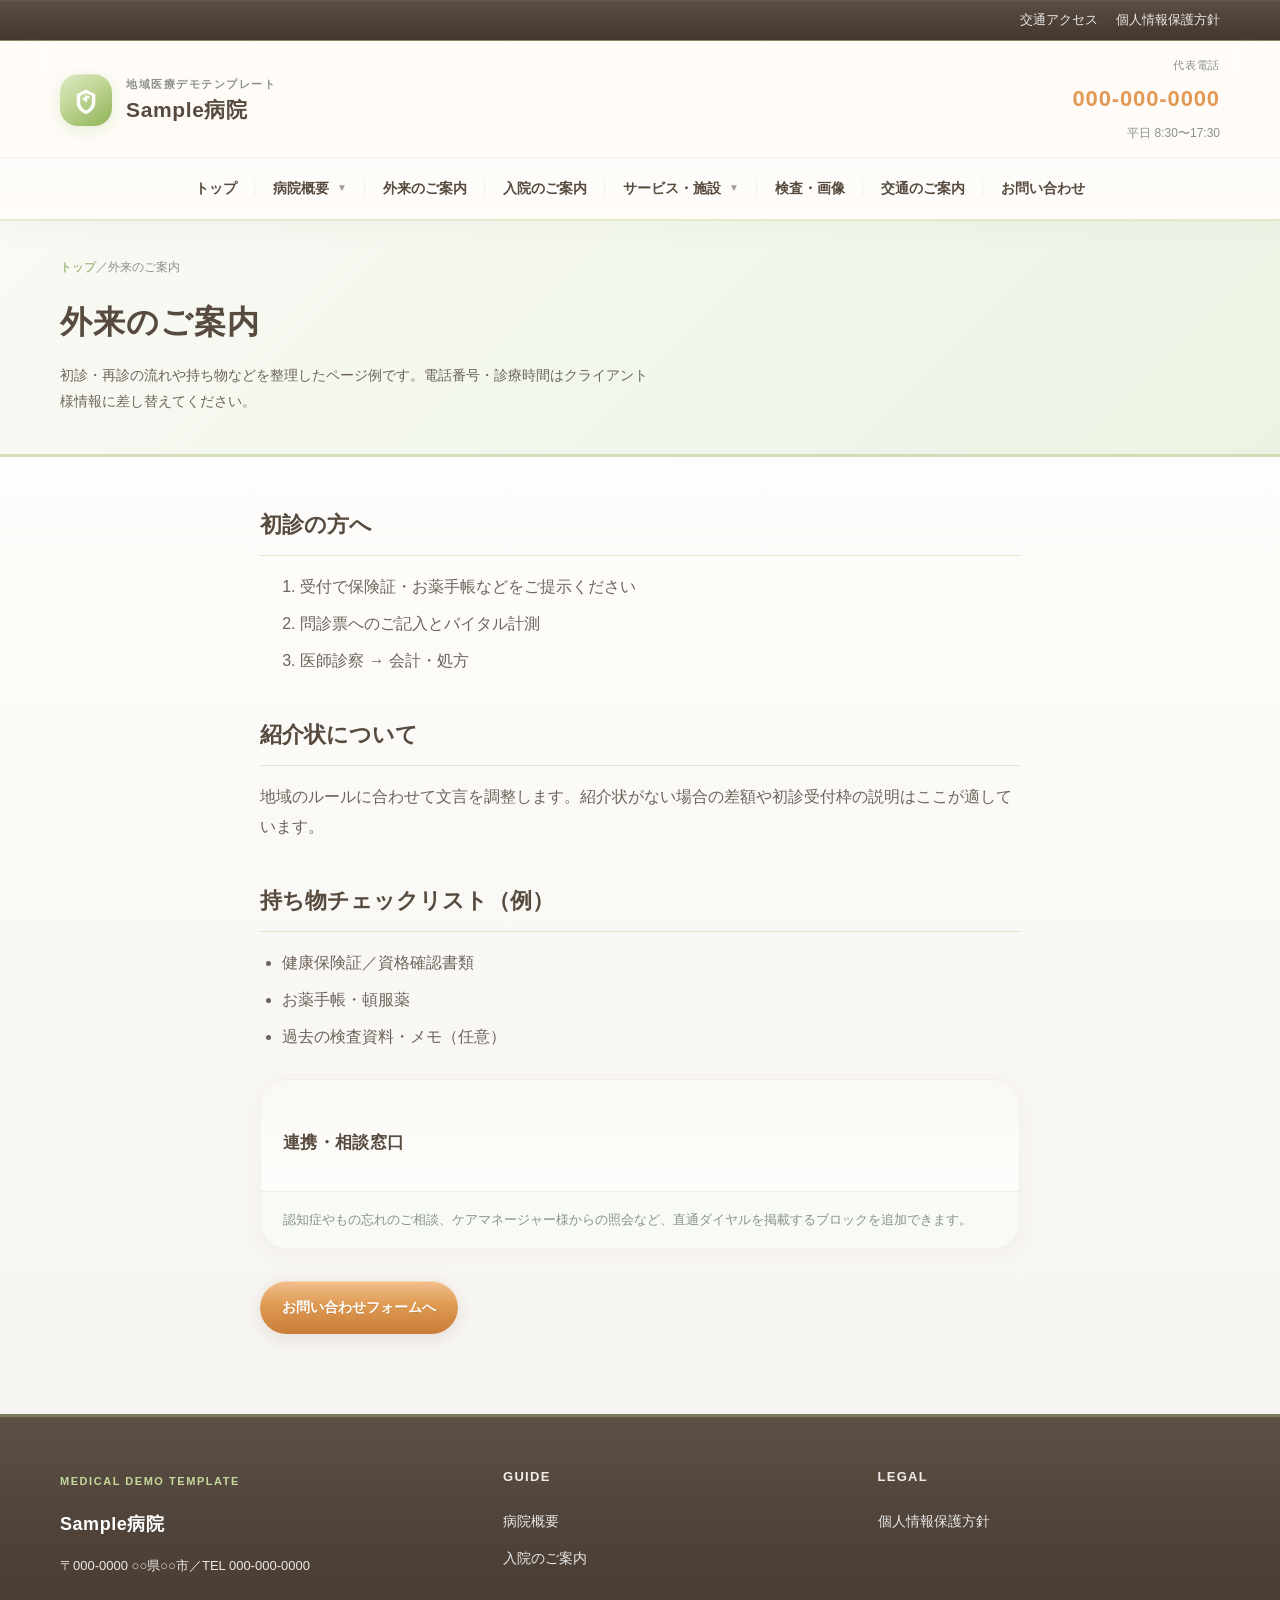
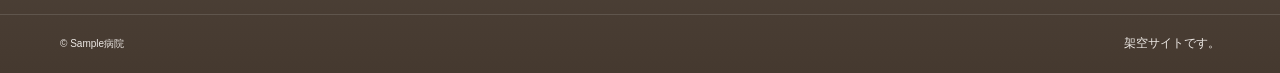
<file: outpatient/index.html>
<!DOCTYPE html>
<html lang="ja">
  <head>
    <meta charset="utf-8" />
    <meta name="viewport" content="width=device-width, initial-scale=1" />
    <title>外来のご案内 | Sample病院（デモ）</title>
    <meta name="description" content="初診・再診の流れ、持ち物、予約についてのご案内。" />
    <link rel="stylesheet" href="../assets/css/style.css" />
  </head>
  <body>
    <div class="top-bar">
      <div class="top-bar-inner">
        <div class="top-bar-meta">
          <a href="../access.html">交通アクセス</a>
          <a href="../privacy.html">個人情報保護方針</a>
        </div>
      </div>
    </div>

    <header class="site-header">
      <div class="header-inner">
        <a class="brand" href="../index.html">
          <span class="brand-mark" aria-hidden="true">
            <svg viewBox="0 0 24 24" xmlns="http://www.w3.org/2000/svg">
              <path
                d="M12 3l8 4v7c0 5-3.5 8.5-8 10-4.5-1.5-8-5-8-10V7l8-4zm0 3.2L7 8.4v5.3c0 3.4 2.2 6.2 5 7.5 2.8-1.3 5-4.1 5-7.5V8.4l-5-2.2zm-1 4.3v3h2v-3h2v-2h-2V8h-2v2H9v2h2z"
              />
            </svg>
          </span>
          <span class="brand-text">
            <span class="brand-tagline">地域医療デモテンプレート</span>
            <span class="brand-name">Sample病院</span>
          </span>
        </a>
        <div class="header-contact">
          <span class="header-contact-label">代表電話</span>
          <a class="header-contact-phone" href="tel:0000000000">000-000-0000</a>
          <span class="header-contact-hours">平日 8:30〜17:30</span>
        </div>
      </div>
      <nav class="nav-wrap" aria-label="主要ナビゲーション">
        <div class="main-nav">
          <input type="checkbox" id="nav-toggle-main" class="nav-main-check" />
          <label class="nav-toggle" for="nav-toggle-main">
            <span>メニューを開く</span>
            <span class="nav-toggle-icon" aria-hidden="true">
              <span></span><span></span><span></span>
            </span>
          </label>
          <div class="nav-panel">
            <ul class="nav-list">
              <li class="nav-item"><a class="nav-link" href="../index.html">トップ</a></li>
              <li class="nav-item nav-item-has-sub">
                <input type="checkbox" id="sub-hospital" class="nav-check" />
                <label class="nav-link" for="sub-hospital">
                  病院概要 <span class="nav-caret">▼</span>
                </label>
                <ul class="submenu">
                  <li><a href="../hospital/index.html">病院概要トップ</a></li>
                  <li><a href="../hospital/greeting.html">ごあいさつ</a></li>
                  <li><a href="../hospital/philosophy.html">理念・基本方針</a></li>
                  <li><a href="../hospital/facility.html">施設概要</a></li>
                  <li><a href="../hospital/history.html">沿革</a></li>
                </ul>
              </li>
              <li class="nav-item">
                <a class="nav-link" href="index.html">外来のご案内</a>
              </li>
              <li class="nav-item">
                <a class="nav-link" href="../inpatient/index.html">入院のご案内</a>
              </li>
              <li class="nav-item nav-item-has-sub">
                <input type="checkbox" id="sub-svc" class="nav-check" />
                <label class="nav-link" for="sub-svc">
                  サービス・施設 <span class="nav-caret">▼</span>
                </label>
                <ul class="submenu">
                  <li><a href="../services/index.html">サービス一覧</a></li>
                  <li><a href="../services/daycare.html">デイケア</a></li>
                </ul>
              </li>
              <li class="nav-item">
                <a class="nav-link" href="../examination/index.html">検査・画像</a>
              </li>
              <li class="nav-item"><a class="nav-link" href="../access.html">交通のご案内</a></li>
              <li class="nav-item"><a class="nav-link" href="../contact.html">お問い合わせ</a></li>
            </ul>
          </div>
        </div>
      </nav>
    </header>

    <main>
      <header class="page-header">
        <div class="page-header-inner">
          <nav class="breadcrumb" aria-label="パンくず">
            <a href="../index.html">トップ</a>／外来のご案内
          </nav>
          <h1 class="page-title">外来のご案内</h1>
          <p class="page-lead">
            初診・再診の流れや持ち物などを整理したページ例です。電話番号・診療時間はクライアント様情報に差し替えてください。
          </p>
        </div>
      </header>

      <article class="content-section section-alt">
        <div class="prose">
          <h2>初診の方へ</h2>
          <ol>
            <li>受付で保険証・お薬手帳などをご提示ください</li>
            <li>問診票へのご記入とバイタル計測</li>
            <li>医師診察 → 会計・処方</li>
          </ol>
          <h2>紹介状について</h2>
          <p>
            地域のルールに合わせて文言を調整します。紹介状がない場合の差額や初診受付枠の説明はここが適しています。
          </p>
          <h2>持ち物チェックリスト（例）</h2>
          <ul>
            <li>健康保険証／資格確認書類</li>
            <li>お薬手帳・頓服薬</li>
            <li>過去の検査資料・メモ（任意）</li>
          </ul>
          <div class="panel" style="margin-top: 28px">
            <div class="panel-head">
              <h3 class="panel-title mt-0">連携・相談窓口</h3>
            </div>
            <div class="note-box">
              <p>
                認知症やもの忘れのご相談、ケアマネージャー様からの照会など、直通ダイヤルを掲載するブロックを追加できます。
              </p>
            </div>
          </div>
          <p style="margin-top: 32px">
            <a class="btn btn-secondary" href="../contact.html">お問い合わせフォームへ</a>
          </p>
        </div>
      </article>
    </main>

    <footer class="site-footer">
      <div class="footer-grid">
        <div class="footer-brand">
          <span class="brand-tagline">Medical demo template</span>
          <p class="brand-name">Sample病院</p>
          <p class="footer-address">〒000-0000 ○○県○○市／TEL 000-000-0000</p>
        </div>
        <div class="footer-col">
          <h3>Guide</h3>
          <ul class="footer-links">
            <li><a href="../hospital/index.html">病院概要</a></li>
            <li><a href="../inpatient/index.html">入院のご案内</a></li>
          </ul>
        </div>
        <div class="footer-col">
          <h3>Legal</h3>
          <ul class="footer-links">
            <li><a href="../privacy.html">個人情報保護方針</a></li>
          </ul>
        </div>
      </div>
      <div class="footer-bottom">
        <div class="footer-bottom-inner">
          <small>© Sample病院</small>
          <span>架空サイトです。</span>
        </div>
      </div>
    </footer>
  </body>
</html>
</file>
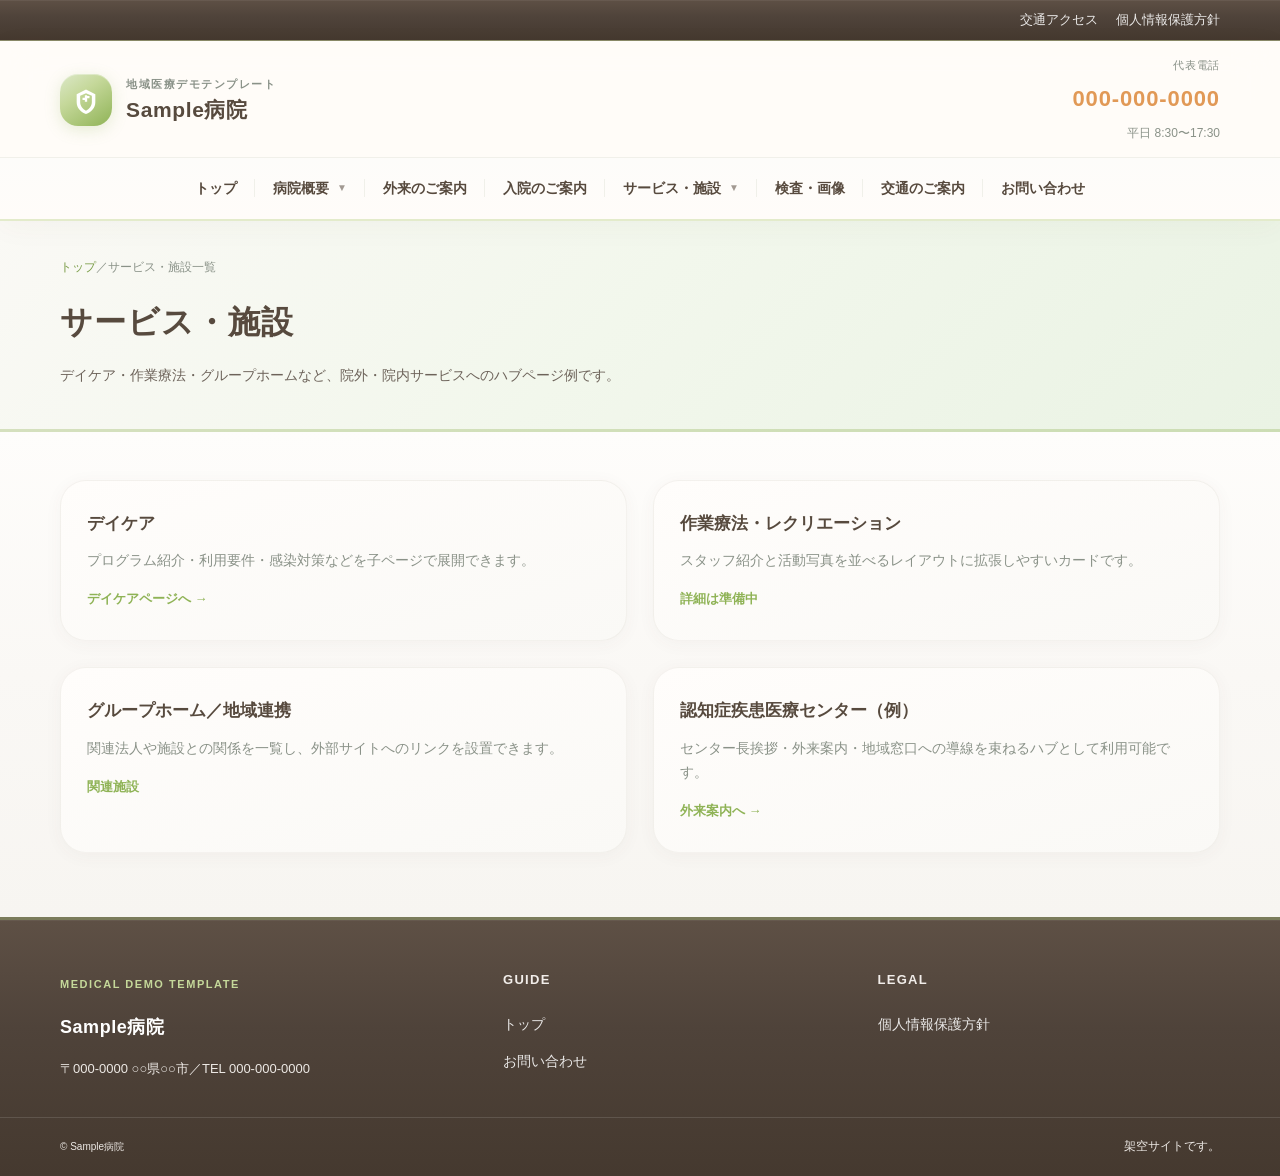
<file: services/index.html>
<!DOCTYPE html>
<html lang="ja">
  <head>
    <meta charset="utf-8" />
    <meta name="viewport" content="width=device-width, initial-scale=1" />
    <title>サービス・施設一覧 | Sample病院（デモ）</title>
    <link rel="stylesheet" href="../assets/css/style.css" />
  </head>
  <body>
    <div class="top-bar">
      <div class="top-bar-inner">
        <div class="top-bar-meta">
          <a href="../access.html">交通アクセス</a>
          <a href="../privacy.html">個人情報保護方針</a>
        </div>
      </div>
    </div>

    <header class="site-header">
      <div class="header-inner">
        <a class="brand" href="../index.html">
          <span class="brand-mark" aria-hidden="true">
            <svg viewBox="0 0 24 24" xmlns="http://www.w3.org/2000/svg">
              <path
                d="M12 3l8 4v7c0 5-3.5 8.5-8 10-4.5-1.5-8-5-8-10V7l8-4zm0 3.2L7 8.4v5.3c0 3.4 2.2 6.2 5 7.5 2.8-1.3 5-4.1 5-7.5V8.4l-5-2.2zm-1 4.3v3h2v-3h2v-2h-2V8h-2v2H9v2h2z"
              />
            </svg>
          </span>
          <span class="brand-text">
            <span class="brand-tagline">地域医療デモテンプレート</span>
            <span class="brand-name">Sample病院</span>
          </span>
        </a>
        <div class="header-contact">
          <span class="header-contact-label">代表電話</span>
          <a class="header-contact-phone" href="tel:0000000000">000-000-0000</a>
          <span class="header-contact-hours">平日 8:30〜17:30</span>
        </div>
      </div>
      <nav class="nav-wrap" aria-label="主要ナビゲーション">
        <div class="main-nav">
          <input type="checkbox" id="nav-toggle-main" class="nav-main-check" />
          <label class="nav-toggle" for="nav-toggle-main">
            <span>メニューを開く</span>
            <span class="nav-toggle-icon" aria-hidden="true">
              <span></span><span></span><span></span>
            </span>
          </label>
          <div class="nav-panel">
            <ul class="nav-list">
              <li class="nav-item"><a class="nav-link" href="../index.html">トップ</a></li>
              <li class="nav-item nav-item-has-sub">
                <input type="checkbox" id="sub-hospital" class="nav-check" />
                <label class="nav-link" for="sub-hospital">
                  病院概要 <span class="nav-caret">▼</span>
                </label>
                <ul class="submenu">
                  <li><a href="../hospital/index.html">病院概要トップ</a></li>
                  <li><a href="../hospital/greeting.html">ごあいさつ</a></li>
                  <li><a href="../hospital/philosophy.html">理念・基本方針</a></li>
                  <li><a href="../hospital/facility.html">施設概要</a></li>
                  <li><a href="../hospital/history.html">沿革</a></li>
                </ul>
              </li>
              <li class="nav-item">
                <a class="nav-link" href="../outpatient/index.html">外来のご案内</a>
              </li>
              <li class="nav-item">
                <a class="nav-link" href="../inpatient/index.html">入院のご案内</a>
              </li>
              <li class="nav-item nav-item-has-sub">
                <input type="checkbox" id="sub-svc" class="nav-check" />
                <label class="nav-link" for="sub-svc">
                  サービス・施設 <span class="nav-caret">▼</span>
                </label>
                <ul class="submenu">
                  <li><a href="index.html">サービス一覧</a></li>
                  <li><a href="daycare.html">デイケア</a></li>
                </ul>
              </li>
              <li class="nav-item">
                <a class="nav-link" href="../examination/index.html">検査・画像</a>
              </li>
              <li class="nav-item"><a class="nav-link" href="../access.html">交通のご案内</a></li>
              <li class="nav-item"><a class="nav-link" href="../contact.html">お問い合わせ</a></li>
            </ul>
          </div>
        </div>
      </nav>
    </header>

    <main>
      <header class="page-header">
        <div class="page-header-inner">
          <nav class="breadcrumb" aria-label="パンくず">
            <a href="../index.html">トップ</a>／サービス・施設一覧
          </nav>
          <h1 class="page-title">サービス・施設</h1>
          <p class="page-lead">
            デイケア・作業療法・グループホームなど、院外・院内サービスへのハブページ例です。
          </p>
        </div>
      </header>

      <section class="content-section section-alt">
        <div class="container">
          <div class="card-grid cols-2">
            <article class="tile">
              <h2 class="tile-title">デイケア</h2>
              <p class="tile-text">
                プログラム紹介・利用要件・感染対策などを子ページで展開できます。
              </p>
              <a class="tile-link" href="daycare.html">デイケアページへ →</a>
            </article>
            <article class="tile">
              <h2 class="tile-title">作業療法・レクリエーション</h2>
              <p class="tile-text">
                スタッフ紹介と活動写真を並べるレイアウトに拡張しやすいカードです。
              </p>
              <a class="tile-link" href="#">詳細は準備中</a>
            </article>
            <article class="tile">
              <h2 class="tile-title">グループホーム／地域連携</h2>
              <p class="tile-text">
                関連法人や施設との関係を一覧し、外部サイトへのリンクを設置できます。
              </p>
              <a class="tile-link" href="#">関連施設</a>
            </article>
            <article class="tile">
              <h2 class="tile-title">認知症疾患医療センター（例）</h2>
              <p class="tile-text">
                センター長挨拶・外来案内・地域窓口への導線を束ねるハブとして利用可能です。
              </p>
              <a class="tile-link" href="../outpatient/index.html">外来案内へ →</a>
            </article>
          </div>
        </div>
      </section>
    </main>

    <footer class="site-footer">
      <div class="footer-grid">
        <div class="footer-brand">
          <span class="brand-tagline">Medical demo template</span>
          <p class="brand-name">Sample病院</p>
          <p class="footer-address">〒000-0000 ○○県○○市／TEL 000-000-0000</p>
        </div>
        <div class="footer-col">
          <h3>Guide</h3>
          <ul class="footer-links">
            <li><a href="../index.html">トップ</a></li>
            <li><a href="../contact.html">お問い合わせ</a></li>
          </ul>
        </div>
        <div class="footer-col">
          <h3>Legal</h3>
          <ul class="footer-links">
            <li><a href="../privacy.html">個人情報保護方針</a></li>
          </ul>
        </div>
      </div>
      <div class="footer-bottom">
        <div class="footer-bottom-inner">
          <small>© Sample病院</small>
          <span>架空サイトです。</span>
        </div>
      </div>
    </footer>
  </body>
</html>
</file>
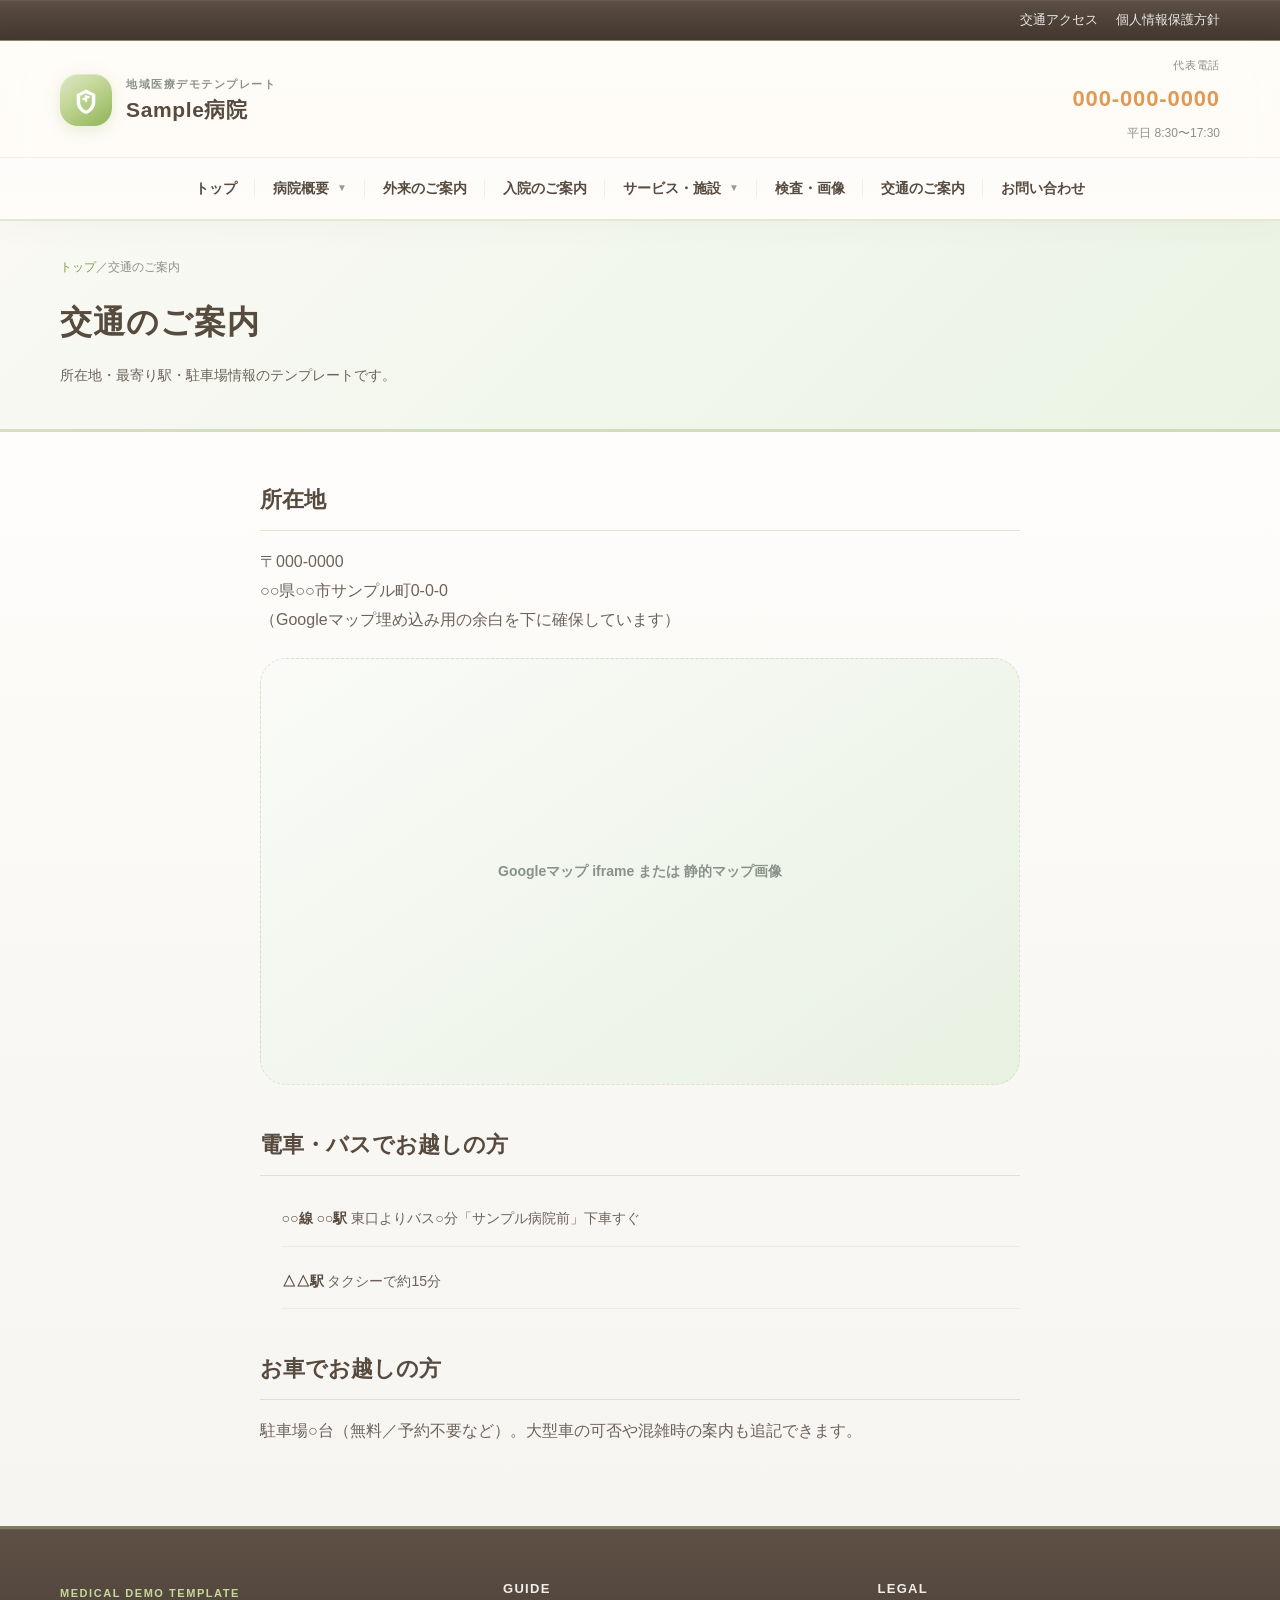
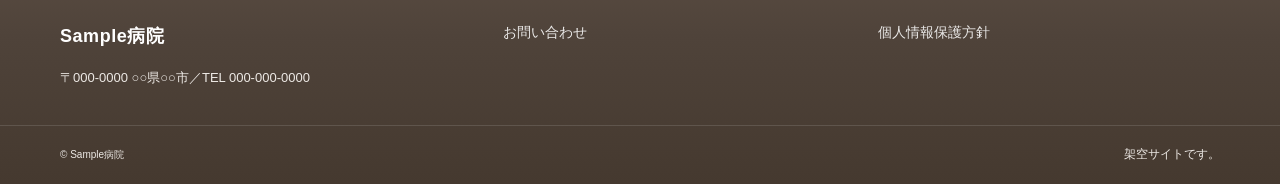
<file: access.html>
<!DOCTYPE html>
<html lang="ja">
  <head>
    <meta charset="utf-8" />
    <meta name="viewport" content="width=device-width, initial-scale=1" />
    <title>交通のご案内 | Sample病院（デモ）</title>
    <link rel="stylesheet" href="assets/css/style.css" />
  </head>
  <body>
    <div class="top-bar">
      <div class="top-bar-inner">
        <div class="top-bar-meta">
          <a href="access.html">交通アクセス</a>
          <a href="privacy.html">個人情報保護方針</a>
        </div>
      </div>
    </div>

    <header class="site-header">
      <div class="header-inner">
        <a class="brand" href="index.html">
          <span class="brand-mark" aria-hidden="true">
            <svg viewBox="0 0 24 24" xmlns="http://www.w3.org/2000/svg">
              <path
                d="M12 3l8 4v7c0 5-3.5 8.5-8 10-4.5-1.5-8-5-8-10V7l8-4zm0 3.2L7 8.4v5.3c0 3.4 2.2 6.2 5 7.5 2.8-1.3 5-4.1 5-7.5V8.4l-5-2.2zm-1 4.3v3h2v-3h2v-2h-2V8h-2v2H9v2h2z"
              />
            </svg>
          </span>
          <span class="brand-text">
            <span class="brand-tagline">地域医療デモテンプレート</span>
            <span class="brand-name">Sample病院</span>
          </span>
        </a>
        <div class="header-contact">
          <span class="header-contact-label">代表電話</span>
          <a class="header-contact-phone" href="tel:0000000000">000-000-0000</a>
          <span class="header-contact-hours">平日 8:30〜17:30</span>
        </div>
      </div>
      <nav class="nav-wrap" aria-label="主要ナビゲーション">
        <div class="main-nav">
          <input type="checkbox" id="nav-toggle-main" class="nav-main-check" />
          <label class="nav-toggle" for="nav-toggle-main">
            <span>メニューを開く</span>
            <span class="nav-toggle-icon" aria-hidden="true">
              <span></span><span></span><span></span>
            </span>
          </label>
          <div class="nav-panel">
            <ul class="nav-list">
              <li class="nav-item"><a class="nav-link" href="index.html">トップ</a></li>
              <li class="nav-item nav-item-has-sub">
                <input type="checkbox" id="sub-hospital" class="nav-check" />
                <label class="nav-link" for="sub-hospital">
                  病院概要 <span class="nav-caret">▼</span>
                </label>
                <ul class="submenu">
                  <li><a href="hospital/index.html">病院概要トップ</a></li>
                  <li><a href="hospital/greeting.html">ごあいさつ</a></li>
                  <li><a href="hospital/philosophy.html">理念・基本方針</a></li>
                  <li><a href="hospital/facility.html">施設概要</a></li>
                  <li><a href="hospital/history.html">沿革</a></li>
                </ul>
              </li>
              <li class="nav-item">
                <a class="nav-link" href="outpatient/index.html">外来のご案内</a>
              </li>
              <li class="nav-item">
                <a class="nav-link" href="inpatient/index.html">入院のご案内</a>
              </li>
              <li class="nav-item nav-item-has-sub">
                <input type="checkbox" id="sub-svc" class="nav-check" />
                <label class="nav-link" for="sub-svc">
                  サービス・施設 <span class="nav-caret">▼</span>
                </label>
                <ul class="submenu">
                  <li><a href="services/index.html">サービス一覧</a></li>
                  <li><a href="services/daycare.html">デイケア</a></li>
                </ul>
              </li>
              <li class="nav-item">
                <a class="nav-link" href="examination/index.html">検査・画像</a>
              </li>
              <li class="nav-item"><a class="nav-link" href="access.html">交通のご案内</a></li>
              <li class="nav-item"><a class="nav-link" href="contact.html">お問い合わせ</a></li>
            </ul>
          </div>
        </div>
      </nav>
    </header>

    <main>
      <header class="page-header">
        <div class="page-header-inner">
          <nav class="breadcrumb" aria-label="パンくず">
            <a href="index.html">トップ</a>／交通のご案内
          </nav>
          <h1 class="page-title">交通のご案内</h1>
          <p class="page-lead">所在地・最寄り駅・駐車場情報のテンプレートです。</p>
        </div>
      </header>

      <article class="content-section section-alt">
        <div class="prose">
          <h2>所在地</h2>
          <p>
            〒000-0000<br />
            ○○県○○市サンプル町0-0-0<br />
            （Googleマップ埋め込み用の余白を下に確保しています）
          </p>
          <div class="access-map-placeholder" style="margin: 24px 0">
            Googleマップ iframe または 静的マップ画像
          </div>
          <h2>電車・バスでお越しの方</h2>
          <ul class="route-list">
            <li><strong>○○線 ○○駅</strong> 東口よりバス○分「サンプル病院前」下車すぐ</li>
            <li><strong>△△駅</strong> タクシーで約15分</li>
          </ul>
          <h2>お車でお越しの方</h2>
          <p>
            駐車場○台（無料／予約不要など）。大型車の可否や混雑時の案内も追記できます。
          </p>
        </div>
      </article>
    </main>

    <footer class="site-footer">
      <div class="footer-grid">
        <div class="footer-brand">
          <span class="brand-tagline">Medical demo template</span>
          <p class="brand-name">Sample病院</p>
          <p class="footer-address">〒000-0000 ○○県○○市／TEL 000-000-0000</p>
        </div>
        <div class="footer-col">
          <h3>Guide</h3>
          <ul class="footer-links">
            <li><a href="contact.html">お問い合わせ</a></li>
          </ul>
        </div>
        <div class="footer-col">
          <h3>Legal</h3>
          <ul class="footer-links">
            <li><a href="privacy.html">個人情報保護方針</a></li>
          </ul>
        </div>
      </div>
      <div class="footer-bottom">
        <div class="footer-bottom-inner">
          <small>© Sample病院</small>
          <span>架空サイトです。</span>
        </div>
      </div>
    </footer>
  </body>
</html>
</file>
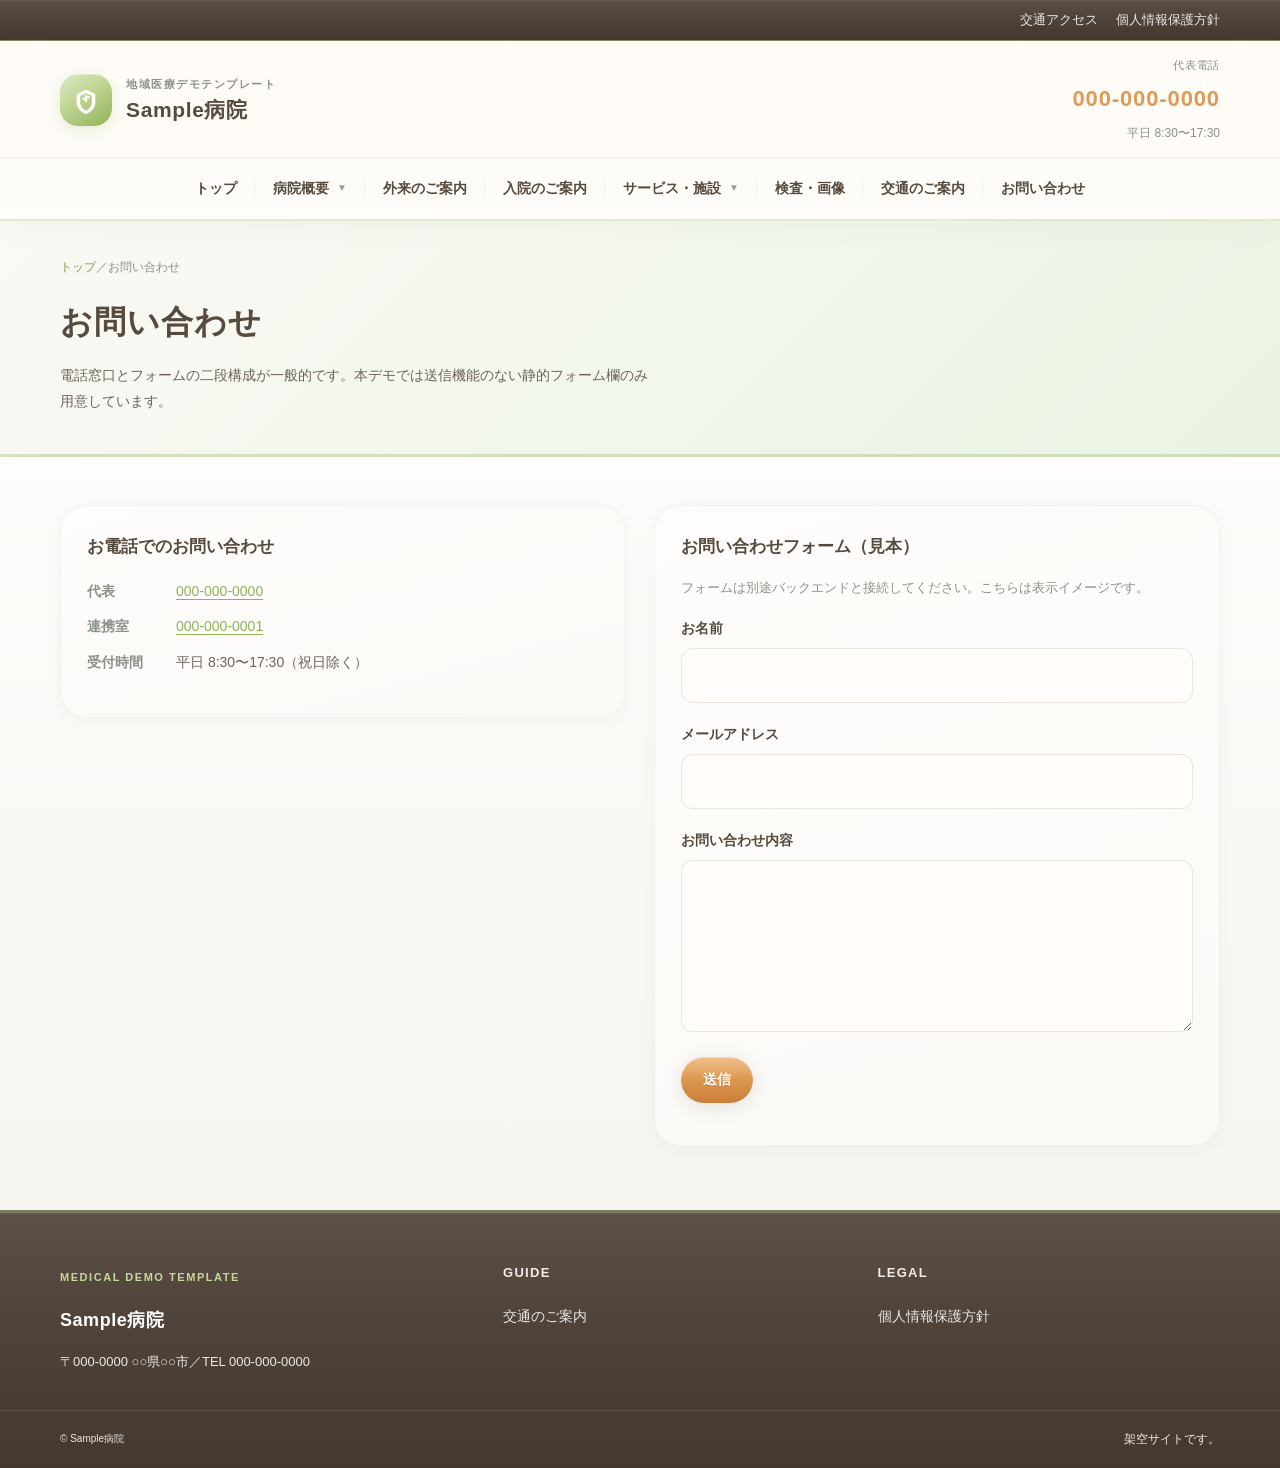
<file: contact.html>
<!DOCTYPE html>
<html lang="ja">
  <head>
    <meta charset="utf-8" />
    <meta name="viewport" content="width=device-width, initial-scale=1" />
    <title>お問い合わせ | Sample病院（デモ）</title>
    <link rel="stylesheet" href="assets/css/style.css" />
  </head>
  <body>
    <div class="top-bar">
      <div class="top-bar-inner">
        <div class="top-bar-meta">
          <a href="access.html">交通アクセス</a>
          <a href="privacy.html">個人情報保護方針</a>
        </div>
      </div>
    </div>

    <header class="site-header">
      <div class="header-inner">
        <a class="brand" href="index.html">
          <span class="brand-mark" aria-hidden="true">
            <svg viewBox="0 0 24 24" xmlns="http://www.w3.org/2000/svg">
              <path
                d="M12 3l8 4v7c0 5-3.5 8.5-8 10-4.5-1.5-8-5-8-10V7l8-4zm0 3.2L7 8.4v5.3c0 3.4 2.2 6.2 5 7.5 2.8-1.3 5-4.1 5-7.5V8.4l-5-2.2zm-1 4.3v3h2v-3h2v-2h-2V8h-2v2H9v2h2z"
              />
            </svg>
          </span>
          <span class="brand-text">
            <span class="brand-tagline">地域医療デモテンプレート</span>
            <span class="brand-name">Sample病院</span>
          </span>
        </a>
        <div class="header-contact">
          <span class="header-contact-label">代表電話</span>
          <a class="header-contact-phone" href="tel:0000000000">000-000-0000</a>
          <span class="header-contact-hours">平日 8:30〜17:30</span>
        </div>
      </div>
      <nav class="nav-wrap" aria-label="主要ナビゲーション">
        <div class="main-nav">
          <input type="checkbox" id="nav-toggle-main" class="nav-main-check" />
          <label class="nav-toggle" for="nav-toggle-main">
            <span>メニューを開く</span>
            <span class="nav-toggle-icon" aria-hidden="true">
              <span></span><span></span><span></span>
            </span>
          </label>
          <div class="nav-panel">
            <ul class="nav-list">
              <li class="nav-item"><a class="nav-link" href="index.html">トップ</a></li>
              <li class="nav-item nav-item-has-sub">
                <input type="checkbox" id="sub-hospital" class="nav-check" />
                <label class="nav-link" for="sub-hospital">
                  病院概要 <span class="nav-caret">▼</span>
                </label>
                <ul class="submenu">
                  <li><a href="hospital/index.html">病院概要トップ</a></li>
                  <li><a href="hospital/greeting.html">ごあいさつ</a></li>
                  <li><a href="hospital/philosophy.html">理念・基本方針</a></li>
                  <li><a href="hospital/facility.html">施設概要</a></li>
                  <li><a href="hospital/history.html">沿革</a></li>
                </ul>
              </li>
              <li class="nav-item">
                <a class="nav-link" href="outpatient/index.html">外来のご案内</a>
              </li>
              <li class="nav-item">
                <a class="nav-link" href="inpatient/index.html">入院のご案内</a>
              </li>
              <li class="nav-item nav-item-has-sub">
                <input type="checkbox" id="sub-svc" class="nav-check" />
                <label class="nav-link" for="sub-svc">
                  サービス・施設 <span class="nav-caret">▼</span>
                </label>
                <ul class="submenu">
                  <li><a href="services/index.html">サービス一覧</a></li>
                  <li><a href="services/daycare.html">デイケア</a></li>
                </ul>
              </li>
              <li class="nav-item">
                <a class="nav-link" href="examination/index.html">検査・画像</a>
              </li>
              <li class="nav-item"><a class="nav-link" href="access.html">交通のご案内</a></li>
              <li class="nav-item"><a class="nav-link" href="contact.html">お問い合わせ</a></li>
            </ul>
          </div>
        </div>
      </nav>
    </header>

    <main>
      <header class="page-header">
        <div class="page-header-inner">
          <nav class="breadcrumb" aria-label="パンくず">
            <a href="index.html">トップ</a>／お問い合わせ
          </nav>
          <h1 class="page-title">お問い合わせ</h1>
          <p class="page-lead">
            電話窓口とフォームの二段構成が一般的です。本デモでは送信機能のない静的フォーム欄のみ用意しています。
          </p>
        </div>
      </header>

      <section class="content-section section-alt">
        <div class="container">
          <div class="contact-grid">
            <div class="contact-card">
              <h3>お電話でのお問い合わせ</h3>
              <dl>
                <div class="contact-row">
                  <dt>代表</dt>
                  <dd><a href="tel:0000000000">000-000-0000</a></dd>
                </div>
                <div class="contact-row">
                  <dt>連携室</dt>
                  <dd><a href="tel:0000000001">000-000-0001</a></dd>
                </div>
                <div class="contact-row">
                  <dt>受付時間</dt>
                  <dd>平日 8:30〜17:30（祝日除く）</dd>
                </div>
              </dl>
            </div>
            <div class="contact-card">
              <h3>お問い合わせフォーム（見本）</h3>
              <p class="form-note">
                フォームは別途バックエンドと接続してください。こちらは表示イメージです。
              </p>
              <form action="#" method="get">
                <div class="form-field">
                  <label for="name">お名前</label>
                  <input class="form-input" id="name" name="name" type="text" autocomplete="name" />
                </div>
                <div class="form-field">
                  <label for="email">メールアドレス</label>
                  <input
                    class="form-input"
                    id="email"
                    name="email"
                    type="email"
                    autocomplete="email"
                  />
                </div>
                <div class="form-field">
                  <label for="msg">お問い合わせ内容</label>
                  <textarea class="form-textarea" id="msg" name="msg" rows="5"></textarea>
                </div>
                <div class="form-field">
                  <button class="btn btn-secondary" type="button">送信</button>
                </div>
              </form>
            </div>
          </div>
        </div>
      </section>
    </main>

    <footer class="site-footer">
      <div class="footer-grid">
        <div class="footer-brand">
          <span class="brand-tagline">Medical demo template</span>
          <p class="brand-name">Sample病院</p>
          <p class="footer-address">〒000-0000 ○○県○○市／TEL 000-000-0000</p>
        </div>
        <div class="footer-col">
          <h3>Guide</h3>
          <ul class="footer-links">
            <li><a href="access.html">交通のご案内</a></li>
          </ul>
        </div>
        <div class="footer-col">
          <h3>Legal</h3>
          <ul class="footer-links">
            <li><a href="privacy.html">個人情報保護方針</a></li>
          </ul>
        </div>
      </div>
      <div class="footer-bottom">
        <div class="footer-bottom-inner">
          <small>© Sample病院</small>
          <span>架空サイトです。</span>
        </div>
      </div>
    </footer>
  </body>
</html>
</file>
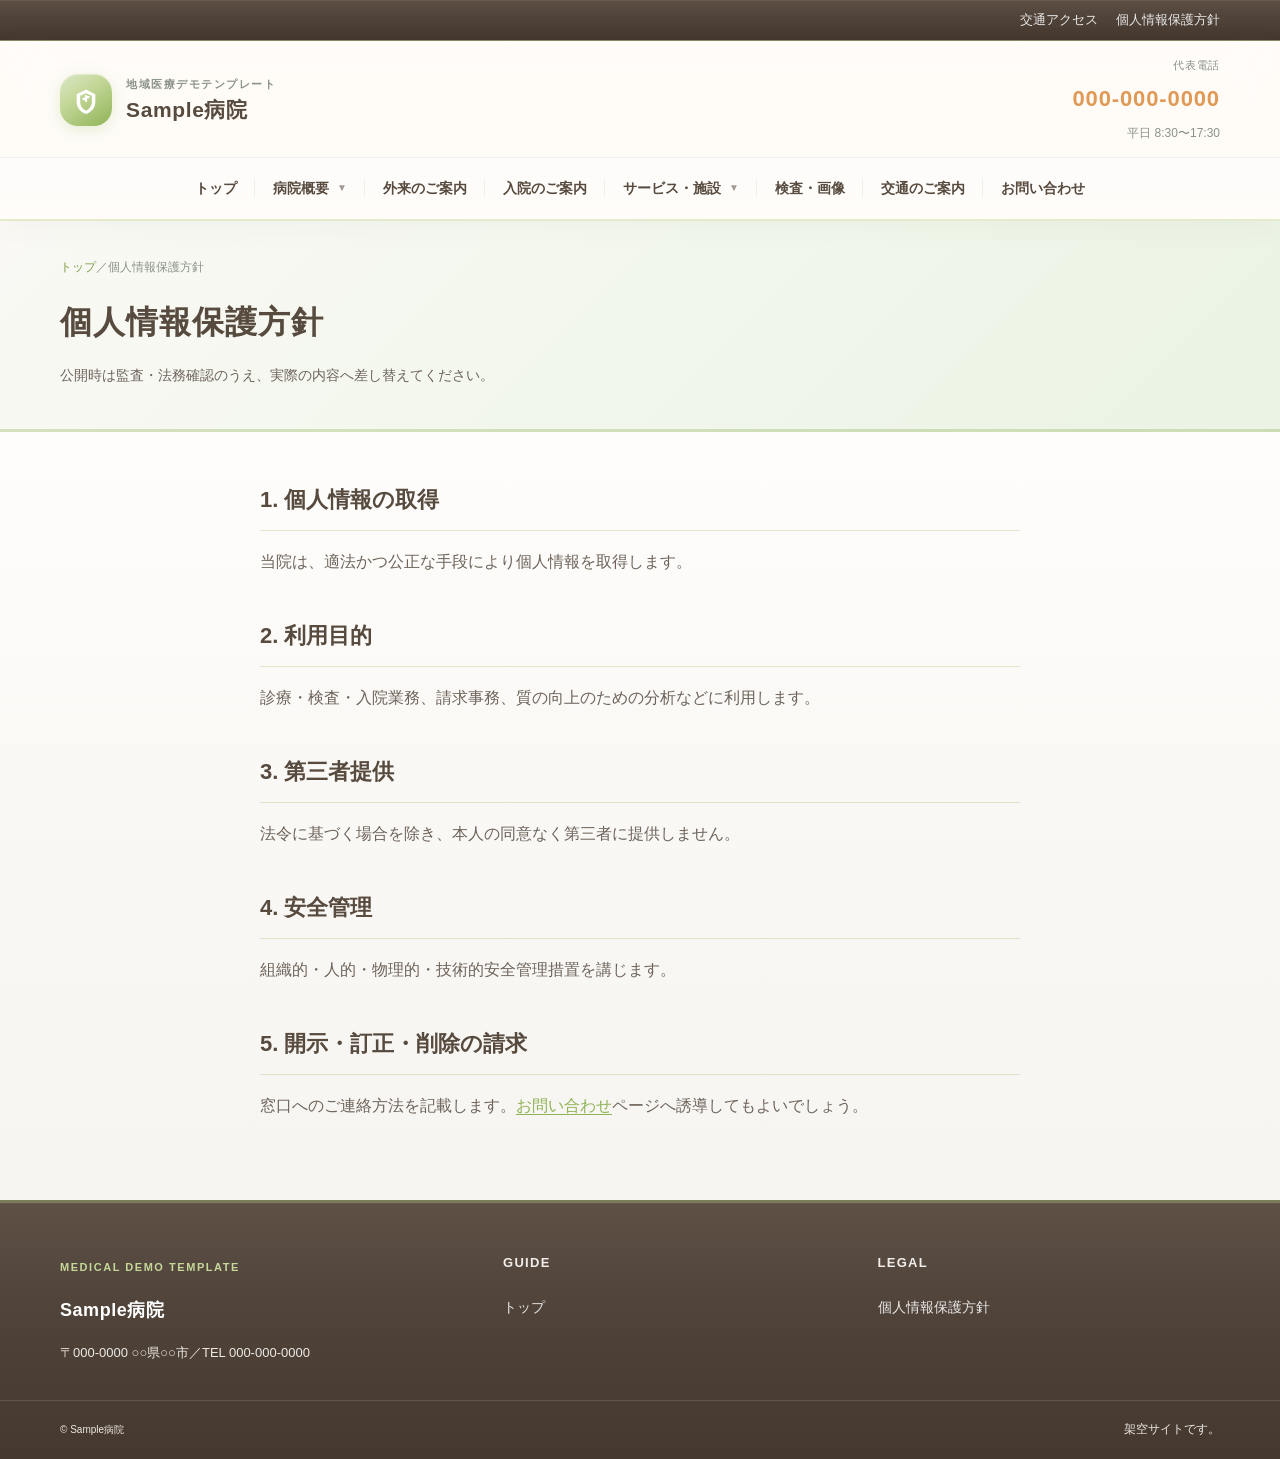
<file: privacy.html>
<!DOCTYPE html>
<html lang="ja">
  <head>
    <meta charset="utf-8" />
    <meta name="viewport" content="width=device-width, initial-scale=1" />
    <title>個人情報保護方針 | Sample病院（デモ）</title>
    <link rel="stylesheet" href="assets/css/style.css" />
  </head>
  <body>
    <div class="top-bar">
      <div class="top-bar-inner">
        <div class="top-bar-meta">
          <a href="access.html">交通アクセス</a>
          <a href="privacy.html">個人情報保護方針</a>
        </div>
      </div>
    </div>

    <header class="site-header">
      <div class="header-inner">
        <a class="brand" href="index.html">
          <span class="brand-mark" aria-hidden="true">
            <svg viewBox="0 0 24 24" xmlns="http://www.w3.org/2000/svg">
              <path
                d="M12 3l8 4v7c0 5-3.5 8.5-8 10-4.5-1.5-8-5-8-10V7l8-4zm0 3.2L7 8.4v5.3c0 3.4 2.2 6.2 5 7.5 2.8-1.3 5-4.1 5-7.5V8.4l-5-2.2zm-1 4.3v3h2v-3h2v-2h-2V8h-2v2H9v2h2z"
              />
            </svg>
          </span>
          <span class="brand-text">
            <span class="brand-tagline">地域医療デモテンプレート</span>
            <span class="brand-name">Sample病院</span>
          </span>
        </a>
        <div class="header-contact">
          <span class="header-contact-label">代表電話</span>
          <a class="header-contact-phone" href="tel:0000000000">000-000-0000</a>
          <span class="header-contact-hours">平日 8:30〜17:30</span>
        </div>
      </div>
      <nav class="nav-wrap" aria-label="主要ナビゲーション">
        <div class="main-nav">
          <input type="checkbox" id="nav-toggle-main" class="nav-main-check" />
          <label class="nav-toggle" for="nav-toggle-main">
            <span>メニューを開く</span>
            <span class="nav-toggle-icon" aria-hidden="true">
              <span></span><span></span><span></span>
            </span>
          </label>
          <div class="nav-panel">
            <ul class="nav-list">
              <li class="nav-item"><a class="nav-link" href="index.html">トップ</a></li>
              <li class="nav-item nav-item-has-sub">
                <input type="checkbox" id="sub-hospital" class="nav-check" />
                <label class="nav-link" for="sub-hospital">
                  病院概要 <span class="nav-caret">▼</span>
                </label>
                <ul class="submenu">
                  <li><a href="hospital/index.html">病院概要トップ</a></li>
                  <li><a href="hospital/greeting.html">ごあいさつ</a></li>
                  <li><a href="hospital/philosophy.html">理念・基本方針</a></li>
                  <li><a href="hospital/facility.html">施設概要</a></li>
                  <li><a href="hospital/history.html">沿革</a></li>
                </ul>
              </li>
              <li class="nav-item">
                <a class="nav-link" href="outpatient/index.html">外来のご案内</a>
              </li>
              <li class="nav-item">
                <a class="nav-link" href="inpatient/index.html">入院のご案内</a>
              </li>
              <li class="nav-item nav-item-has-sub">
                <input type="checkbox" id="sub-svc" class="nav-check" />
                <label class="nav-link" for="sub-svc">
                  サービス・施設 <span class="nav-caret">▼</span>
                </label>
                <ul class="submenu">
                  <li><a href="services/index.html">サービス一覧</a></li>
                  <li><a href="services/daycare.html">デイケア</a></li>
                </ul>
              </li>
              <li class="nav-item">
                <a class="nav-link" href="examination/index.html">検査・画像</a>
              </li>
              <li class="nav-item"><a class="nav-link" href="access.html">交通のご案内</a></li>
              <li class="nav-item"><a class="nav-link" href="contact.html">お問い合わせ</a></li>
            </ul>
          </div>
        </div>
      </nav>
    </header>

    <main>
      <header class="page-header">
        <div class="page-header-inner">
          <nav class="breadcrumb" aria-label="パンくず">
            <a href="index.html">トップ</a>／個人情報保護方針
          </nav>
          <h1 class="page-title">個人情報保護方針</h1>
          <p class="page-lead">公開時は監査・法務確認のうえ、実際の内容へ差し替えてください。</p>
        </div>
      </header>

      <article class="content-section section-alt">
        <div class="prose">
          <h2>1. 個人情報の取得</h2>
          <p>
            当院は、適法かつ公正な手段により個人情報を取得します。
          </p>
          <h2>2. 利用目的</h2>
          <p>診療・検査・入院業務、請求事務、質の向上のための分析などに利用します。</p>
          <h2>3. 第三者提供</h2>
          <p>法令に基づく場合を除き、本人の同意なく第三者に提供しません。</p>
          <h2>4. 安全管理</h2>
          <p>組織的・人的・物理的・技術的安全管理措置を講じます。</p>
          <h2>5. 開示・訂正・削除の請求</h2>
          <p>
            窓口へのご連絡方法を記載します。<a href="contact.html">お問い合わせ</a>ページへ誘導してもよいでしょう。
          </p>
        </div>
      </article>
    </main>

    <footer class="site-footer">
      <div class="footer-grid">
        <div class="footer-brand">
          <span class="brand-tagline">Medical demo template</span>
          <p class="brand-name">Sample病院</p>
          <p class="footer-address">〒000-0000 ○○県○○市／TEL 000-000-0000</p>
        </div>
        <div class="footer-col">
          <h3>Guide</h3>
          <ul class="footer-links">
            <li><a href="index.html">トップ</a></li>
          </ul>
        </div>
        <div class="footer-col">
          <h3>Legal</h3>
          <ul class="footer-links">
            <li><a href="privacy.html">個人情報保護方針</a></li>
          </ul>
        </div>
      </div>
      <div class="footer-bottom">
        <div class="footer-bottom-inner">
          <small>© Sample病院</small>
          <span>架空サイトです。</span>
        </div>
      </div>
    </footer>
  </body>
</html>
</file>
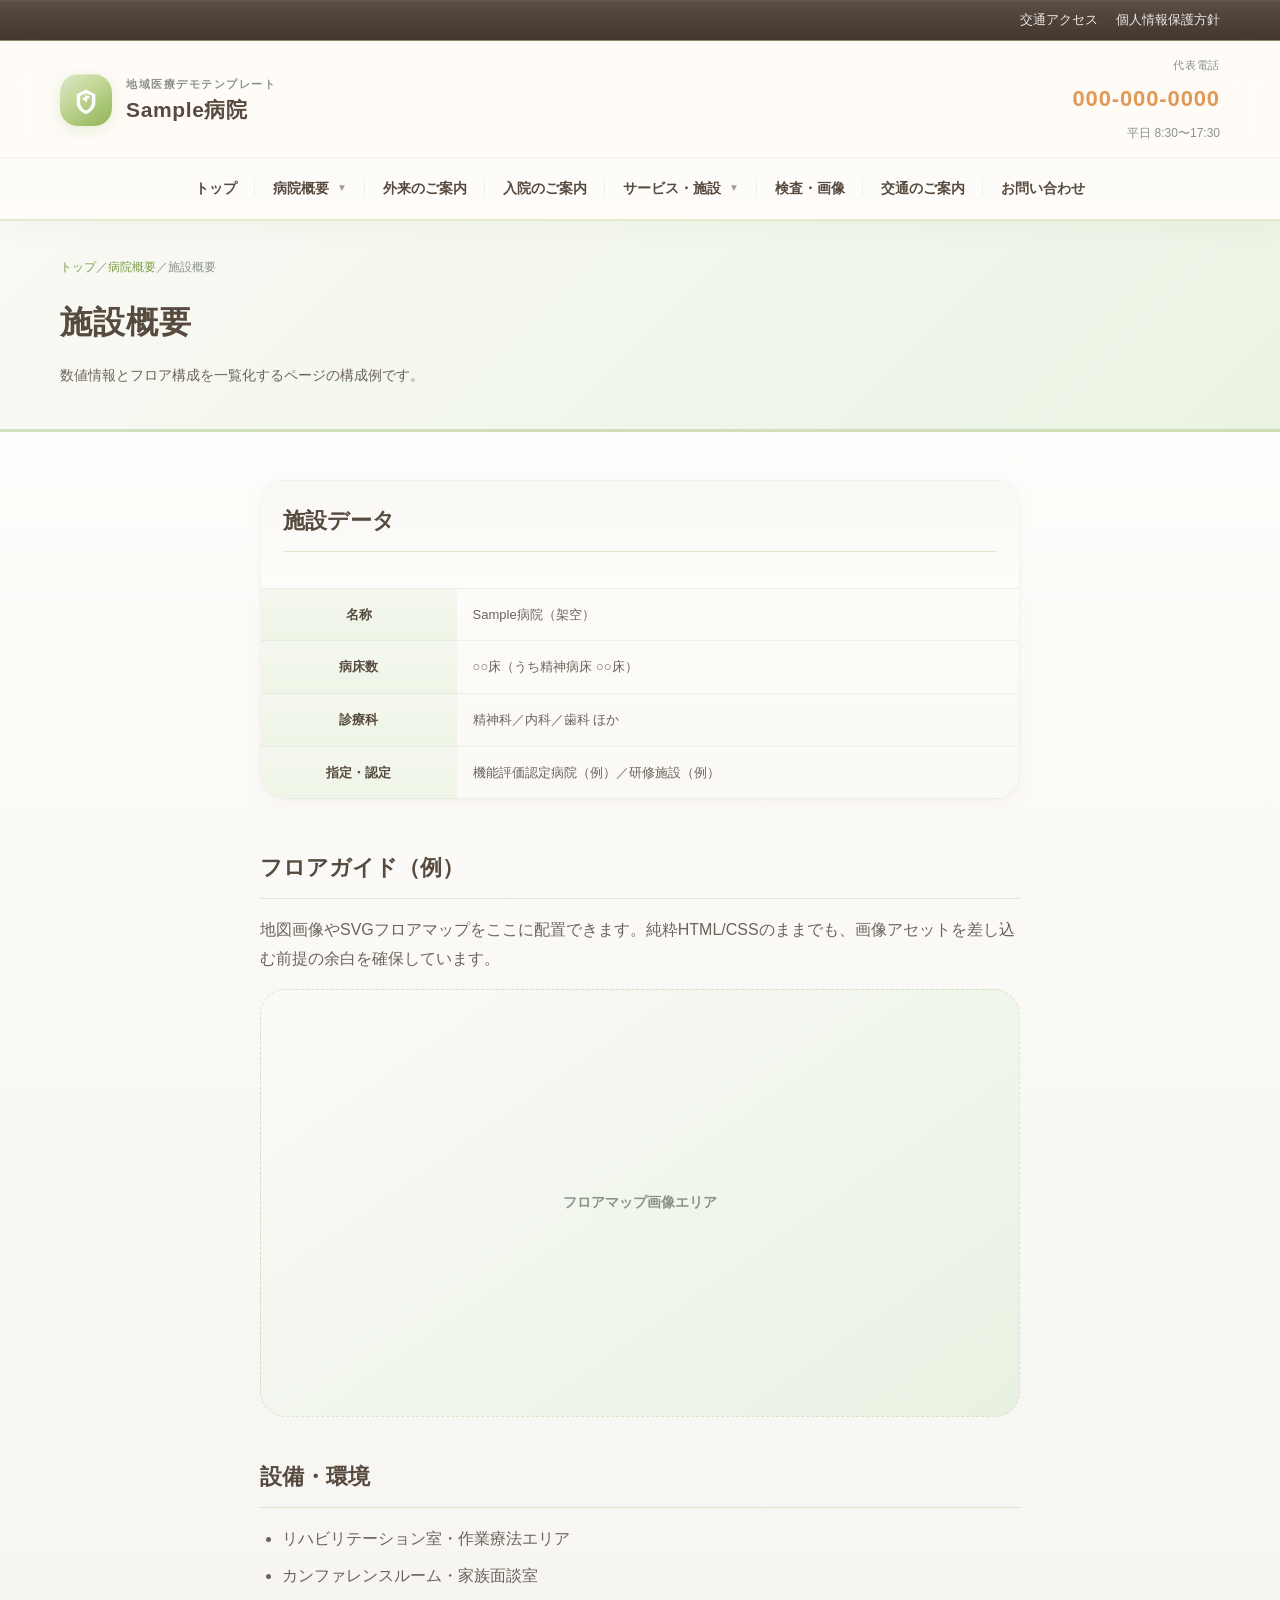
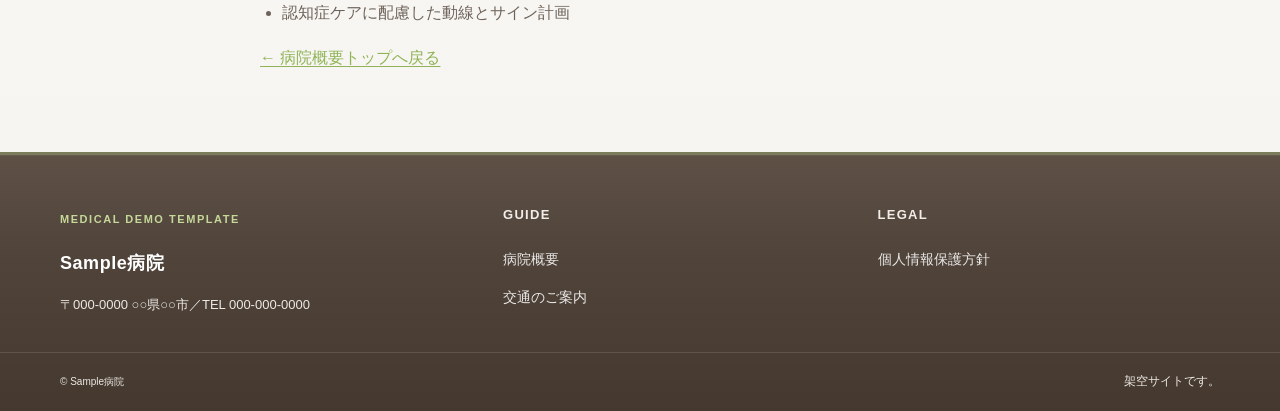
<file: hospital/facility.html>
<!DOCTYPE html>
<html lang="ja">
  <head>
    <meta charset="utf-8" />
    <meta name="viewport" content="width=device-width, initial-scale=1" />
    <title>施設概要 | Sample病院（デモ）</title>
    <link rel="stylesheet" href="../assets/css/style.css" />
  </head>
  <body>
    <div class="top-bar">
      <div class="top-bar-inner">
        <div class="top-bar-meta">
          <a href="../access.html">交通アクセス</a>
          <a href="../privacy.html">個人情報保護方針</a>
        </div>
      </div>
    </div>

    <header class="site-header">
      <div class="header-inner">
        <a class="brand" href="../index.html">
          <span class="brand-mark" aria-hidden="true">
            <svg viewBox="0 0 24 24" xmlns="http://www.w3.org/2000/svg">
              <path
                d="M12 3l8 4v7c0 5-3.5 8.5-8 10-4.5-1.5-8-5-8-10V7l8-4zm0 3.2L7 8.4v5.3c0 3.4 2.2 6.2 5 7.5 2.8-1.3 5-4.1 5-7.5V8.4l-5-2.2zm-1 4.3v3h2v-3h2v-2h-2V8h-2v2H9v2h2z"
              />
            </svg>
          </span>
          <span class="brand-text">
            <span class="brand-tagline">地域医療デモテンプレート</span>
            <span class="brand-name">Sample病院</span>
          </span>
        </a>
        <div class="header-contact">
          <span class="header-contact-label">代表電話</span>
          <a class="header-contact-phone" href="tel:0000000000">000-000-0000</a>
          <span class="header-contact-hours">平日 8:30〜17:30</span>
        </div>
      </div>
      <nav class="nav-wrap" aria-label="主要ナビゲーション">
        <div class="main-nav">
          <input type="checkbox" id="nav-toggle-main" class="nav-main-check" />
          <label class="nav-toggle" for="nav-toggle-main">
            <span>メニューを開く</span>
            <span class="nav-toggle-icon" aria-hidden="true">
              <span></span><span></span><span></span>
            </span>
          </label>
          <div class="nav-panel">
            <ul class="nav-list">
              <li class="nav-item"><a class="nav-link" href="../index.html">トップ</a></li>
              <li class="nav-item nav-item-has-sub">
                <input type="checkbox" id="sub-hospital" class="nav-check" />
                <label class="nav-link" for="sub-hospital">
                  病院概要 <span class="nav-caret">▼</span>
                </label>
                <ul class="submenu">
                  <li><a href="index.html">病院概要トップ</a></li>
                  <li><a href="greeting.html">ごあいさつ</a></li>
                  <li><a href="philosophy.html">理念・基本方針</a></li>
                  <li><a href="facility.html">施設概要</a></li>
                  <li><a href="history.html">沿革</a></li>
                </ul>
              </li>
              <li class="nav-item">
                <a class="nav-link" href="../outpatient/index.html">外来のご案内</a>
              </li>
              <li class="nav-item">
                <a class="nav-link" href="../inpatient/index.html">入院のご案内</a>
              </li>
              <li class="nav-item nav-item-has-sub">
                <input type="checkbox" id="sub-svc" class="nav-check" />
                <label class="nav-link" for="sub-svc">
                  サービス・施設 <span class="nav-caret">▼</span>
                </label>
                <ul class="submenu">
                  <li><a href="../services/index.html">サービス一覧</a></li>
                  <li><a href="../services/daycare.html">デイケア</a></li>
                </ul>
              </li>
              <li class="nav-item">
                <a class="nav-link" href="../examination/index.html">検査・画像</a>
              </li>
              <li class="nav-item"><a class="nav-link" href="../access.html">交通のご案内</a></li>
              <li class="nav-item"><a class="nav-link" href="../contact.html">お問い合わせ</a></li>
            </ul>
          </div>
        </div>
      </nav>
    </header>

    <main>
      <header class="page-header">
        <div class="page-header-inner">
          <nav class="breadcrumb" aria-label="パンくず">
            <a href="../index.html">トップ</a>／<a href="index.html">病院概要</a>／施設概要
          </nav>
          <h1 class="page-title">施設概要</h1>
          <p class="page-lead">数値情報とフロア構成を一覧化するページの構成例です。</p>
        </div>
      </header>

      <article class="content-section section-alt">
        <div class="prose">
          <div class="panel mb-lg">
            <div class="panel-head">
              <h2 class="panel-title mt-0">施設データ</h2>
            </div>
            <div class="table-wrap">
              <table class="data-table">
                <tbody>
                  <tr>
                    <th scope="row">名称</th>
                    <td colspan="7" style="text-align: left">Sample病院（架空）</td>
                  </tr>
                  <tr>
                    <th scope="row">病床数</th>
                    <td colspan="7" style="text-align: left">○○床（うち精神病床 ○○床）</td>
                  </tr>
                  <tr>
                    <th scope="row">診療科</th>
                    <td colspan="7" style="text-align: left">精神科／内科／歯科 ほか</td>
                  </tr>
                  <tr>
                    <th scope="row">指定・認定</th>
                    <td colspan="7" style="text-align: left">
                      機能評価認定病院（例）／研修施設（例）
                    </td>
                  </tr>
                </tbody>
              </table>
            </div>
          </div>

          <h2>フロアガイド（例）</h2>
          <p>地図画像やSVGフロアマップをここに配置できます。純粋HTML/CSSのままでも、画像アセットを差し込む前提の余白を確保しています。</p>
          <div class="access-map-placeholder">フロアマップ画像エリア</div>

          <h2>設備・環境</h2>
          <ul>
            <li>リハビリテーション室・作業療法エリア</li>
            <li>カンファレンスルーム・家族面談室</li>
            <li>認知症ケアに配慮した動線とサイン計画</li>
          </ul>
          <p><a href="index.html">← 病院概要トップへ戻る</a></p>
        </div>
      </article>
    </main>

    <footer class="site-footer">
      <div class="footer-grid">
        <div class="footer-brand">
          <span class="brand-tagline">Medical demo template</span>
          <p class="brand-name">Sample病院</p>
          <p class="footer-address">〒000-0000 ○○県○○市／TEL 000-000-0000</p>
        </div>
        <div class="footer-col">
          <h3>Guide</h3>
          <ul class="footer-links">
            <li><a href="index.html">病院概要</a></li>
            <li><a href="../access.html">交通のご案内</a></li>
          </ul>
        </div>
        <div class="footer-col">
          <h3>Legal</h3>
          <ul class="footer-links">
            <li><a href="../privacy.html">個人情報保護方針</a></li>
          </ul>
        </div>
      </div>
      <div class="footer-bottom">
        <div class="footer-bottom-inner">
          <small>© Sample病院</small>
          <span>架空サイトです。</span>
        </div>
      </div>
    </footer>
  </body>
</html>
</file>
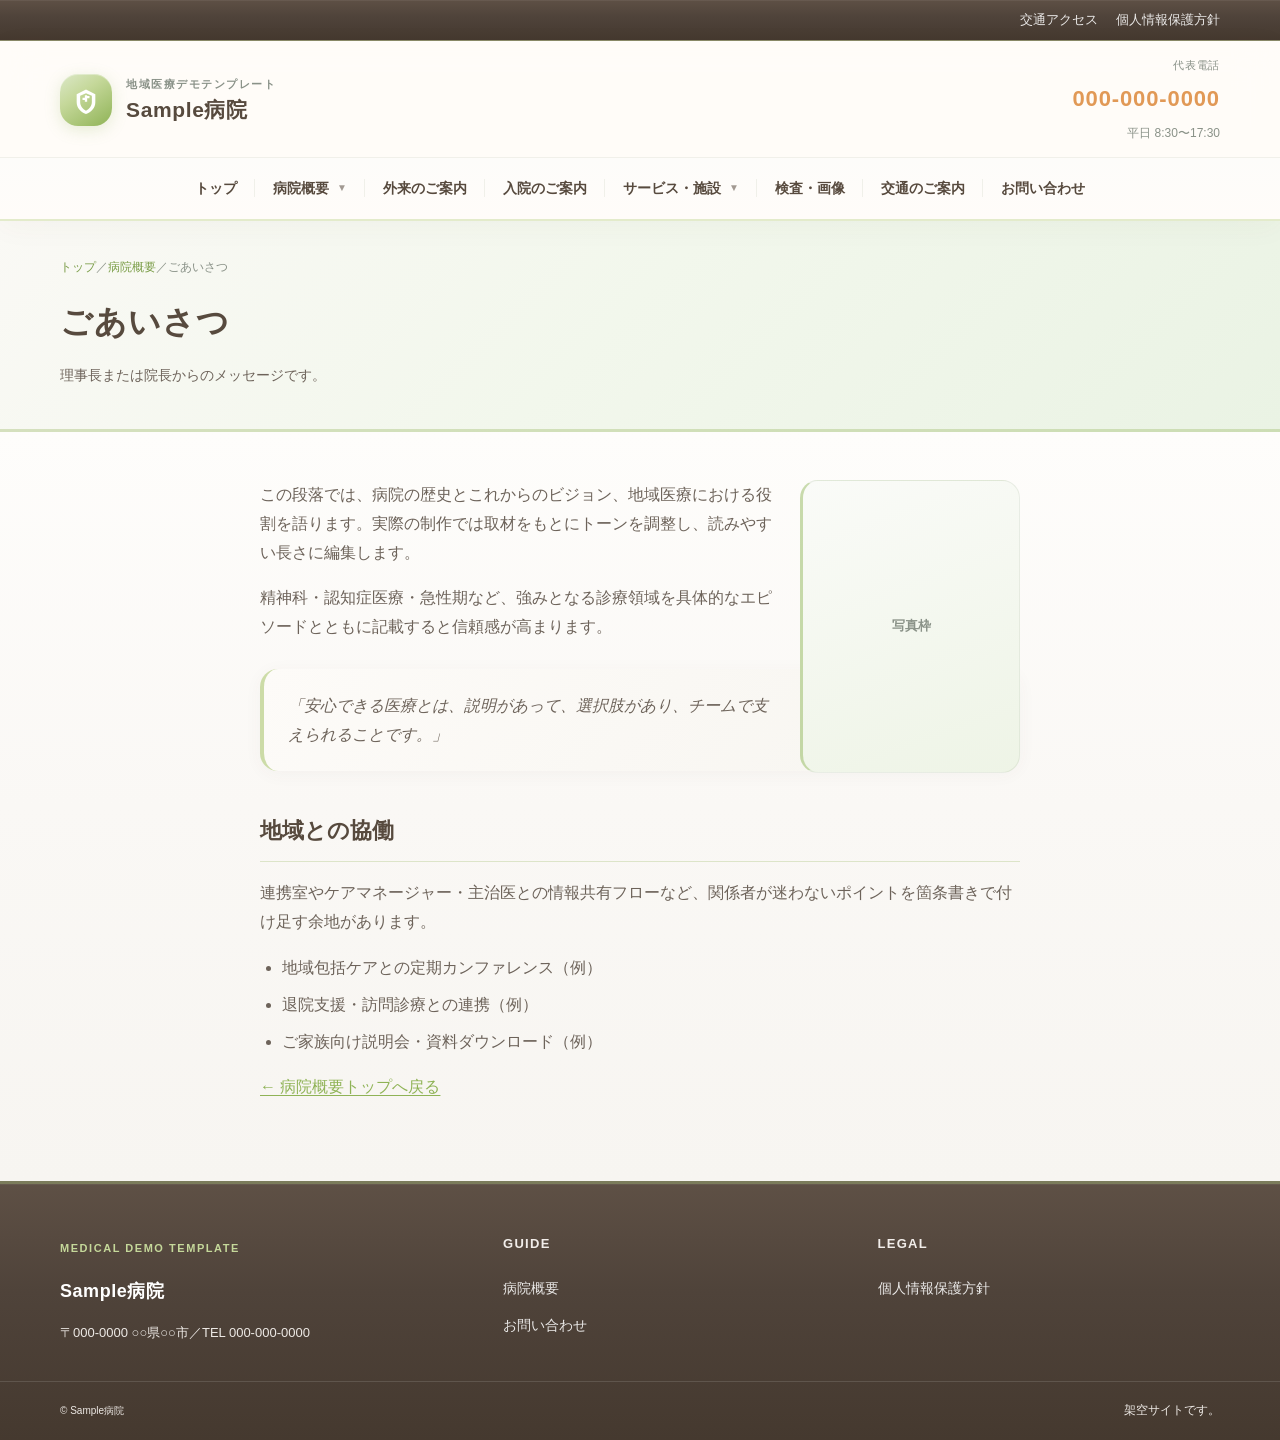
<file: hospital/greeting.html>
<!DOCTYPE html>
<html lang="ja">
  <head>
    <meta charset="utf-8" />
    <meta name="viewport" content="width=device-width, initial-scale=1" />
    <title>ごあいさつ | Sample病院（デモ）</title>
    <link rel="stylesheet" href="../assets/css/style.css" />
  </head>
  <body>
    <div class="top-bar">
      <div class="top-bar-inner">
        <div class="top-bar-meta">
          <a href="../access.html">交通アクセス</a>
          <a href="../privacy.html">個人情報保護方針</a>
        </div>
      </div>
    </div>

    <header class="site-header">
      <div class="header-inner">
        <a class="brand" href="../index.html">
          <span class="brand-mark" aria-hidden="true">
            <svg viewBox="0 0 24 24" xmlns="http://www.w3.org/2000/svg">
              <path
                d="M12 3l8 4v7c0 5-3.5 8.5-8 10-4.5-1.5-8-5-8-10V7l8-4zm0 3.2L7 8.4v5.3c0 3.4 2.2 6.2 5 7.5 2.8-1.3 5-4.1 5-7.5V8.4l-5-2.2zm-1 4.3v3h2v-3h2v-2h-2V8h-2v2H9v2h2z"
              />
            </svg>
          </span>
          <span class="brand-text">
            <span class="brand-tagline">地域医療デモテンプレート</span>
            <span class="brand-name">Sample病院</span>
          </span>
        </a>
        <div class="header-contact">
          <span class="header-contact-label">代表電話</span>
          <a class="header-contact-phone" href="tel:0000000000">000-000-0000</a>
          <span class="header-contact-hours">平日 8:30〜17:30</span>
        </div>
      </div>
      <nav class="nav-wrap" aria-label="主要ナビゲーション">
        <div class="main-nav">
          <input type="checkbox" id="nav-toggle-main" class="nav-main-check" />
          <label class="nav-toggle" for="nav-toggle-main">
            <span>メニューを開く</span>
            <span class="nav-toggle-icon" aria-hidden="true">
              <span></span><span></span><span></span>
            </span>
          </label>
          <div class="nav-panel">
            <ul class="nav-list">
              <li class="nav-item"><a class="nav-link" href="../index.html">トップ</a></li>
              <li class="nav-item nav-item-has-sub">
                <input type="checkbox" id="sub-hospital" class="nav-check" />
                <label class="nav-link" for="sub-hospital">
                  病院概要 <span class="nav-caret">▼</span>
                </label>
                <ul class="submenu">
                  <li><a href="index.html">病院概要トップ</a></li>
                  <li><a href="greeting.html">ごあいさつ</a></li>
                  <li><a href="philosophy.html">理念・基本方針</a></li>
                  <li><a href="facility.html">施設概要</a></li>
                  <li><a href="history.html">沿革</a></li>
                </ul>
              </li>
              <li class="nav-item">
                <a class="nav-link" href="../outpatient/index.html">外来のご案内</a>
              </li>
              <li class="nav-item">
                <a class="nav-link" href="../inpatient/index.html">入院のご案内</a>
              </li>
              <li class="nav-item nav-item-has-sub">
                <input type="checkbox" id="sub-svc" class="nav-check" />
                <label class="nav-link" for="sub-svc">
                  サービス・施設 <span class="nav-caret">▼</span>
                </label>
                <ul class="submenu">
                  <li><a href="../services/index.html">サービス一覧</a></li>
                  <li><a href="../services/daycare.html">デイケア</a></li>
                </ul>
              </li>
              <li class="nav-item">
                <a class="nav-link" href="../examination/index.html">検査・画像</a>
              </li>
              <li class="nav-item"><a class="nav-link" href="../access.html">交通のご案内</a></li>
              <li class="nav-item"><a class="nav-link" href="../contact.html">お問い合わせ</a></li>
            </ul>
          </div>
        </div>
      </nav>
    </header>

    <main>
      <header class="page-header">
        <div class="page-header-inner">
          <nav class="breadcrumb" aria-label="パンくず">
            <a href="../index.html">トップ</a>／<a href="index.html">病院概要</a>／ごあいさつ
          </nav>
          <h1 class="page-title">ごあいさつ</h1>
          <p class="page-lead">理事長または院長からのメッセージです。</p>
        </div>
      </header>

      <article class="content-section section-alt">
        <div class="prose">
          <div class="photo-placeholder">写真枠</div>
          <p>
            この段落では、病院の歴史とこれからのビジョン、地域医療における役割を語ります。実際の制作では取材をもとにトーンを調整し、読みやすい長さに編集します。
          </p>
          <p>
            精神科・認知症医療・急性期など、強みとなる診療領域を具体的なエピソードとともに記載すると信頼感が高まります。
          </p>
          <div class="quote-card">
            <p>
              「安心できる医療とは、説明があって、選択肢があり、チームで支えられることです。」
            </p>
          </div>
          <h2>地域との協働</h2>
          <p>
            連携室やケアマネージャー・主治医との情報共有フローなど、関係者が迷わないポイントを箇条書きで付け足す余地があります。
          </p>
          <ul>
            <li>地域包括ケアとの定期カンファレンス（例）</li>
            <li>退院支援・訪問診療との連携（例）</li>
            <li>ご家族向け説明会・資料ダウンロード（例）</li>
          </ul>
          <p style="clear: both">
            <a href="index.html">← 病院概要トップへ戻る</a>
          </p>
        </div>
      </article>
    </main>

    <footer class="site-footer">
      <div class="footer-grid">
        <div class="footer-brand">
          <span class="brand-tagline">Medical demo template</span>
          <p class="brand-name">Sample病院</p>
          <p class="footer-address">〒000-0000 ○○県○○市／TEL 000-000-0000</p>
        </div>
        <div class="footer-col">
          <h3>Guide</h3>
          <ul class="footer-links">
            <li><a href="index.html">病院概要</a></li>
            <li><a href="../contact.html">お問い合わせ</a></li>
          </ul>
        </div>
        <div class="footer-col">
          <h3>Legal</h3>
          <ul class="footer-links">
            <li><a href="../privacy.html">個人情報保護方針</a></li>
          </ul>
        </div>
      </div>
      <div class="footer-bottom">
        <div class="footer-bottom-inner">
          <small>© Sample病院</small>
          <span>架空サイトです。</span>
        </div>
      </div>
    </footer>
  </body>
</html>
</file>
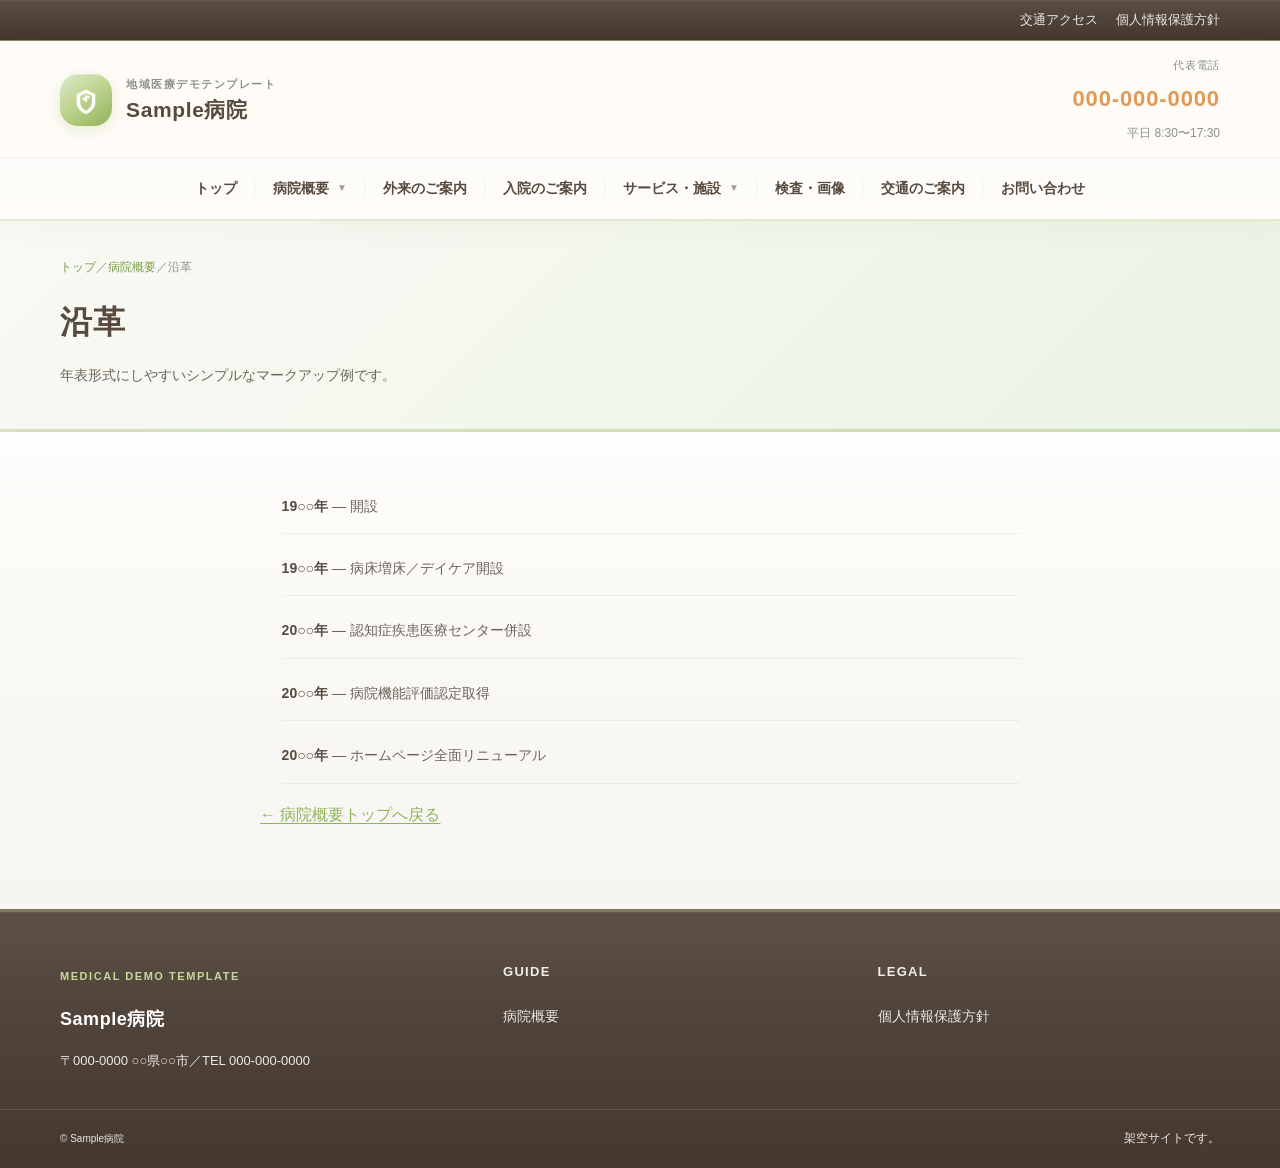
<file: hospital/history.html>
<!DOCTYPE html>
<html lang="ja">
  <head>
    <meta charset="utf-8" />
    <meta name="viewport" content="width=device-width, initial-scale=1" />
    <title>沿革 | Sample病院（デモ）</title>
    <link rel="stylesheet" href="../assets/css/style.css" />
  </head>
  <body>
    <div class="top-bar">
      <div class="top-bar-inner">
        <div class="top-bar-meta">
          <a href="../access.html">交通アクセス</a>
          <a href="../privacy.html">個人情報保護方針</a>
        </div>
      </div>
    </div>

    <header class="site-header">
      <div class="header-inner">
        <a class="brand" href="../index.html">
          <span class="brand-mark" aria-hidden="true">
            <svg viewBox="0 0 24 24" xmlns="http://www.w3.org/2000/svg">
              <path
                d="M12 3l8 4v7c0 5-3.5 8.5-8 10-4.5-1.5-8-5-8-10V7l8-4zm0 3.2L7 8.4v5.3c0 3.4 2.2 6.2 5 7.5 2.8-1.3 5-4.1 5-7.5V8.4l-5-2.2zm-1 4.3v3h2v-3h2v-2h-2V8h-2v2H9v2h2z"
              />
            </svg>
          </span>
          <span class="brand-text">
            <span class="brand-tagline">地域医療デモテンプレート</span>
            <span class="brand-name">Sample病院</span>
          </span>
        </a>
        <div class="header-contact">
          <span class="header-contact-label">代表電話</span>
          <a class="header-contact-phone" href="tel:0000000000">000-000-0000</a>
          <span class="header-contact-hours">平日 8:30〜17:30</span>
        </div>
      </div>
      <nav class="nav-wrap" aria-label="主要ナビゲーション">
        <div class="main-nav">
          <input type="checkbox" id="nav-toggle-main" class="nav-main-check" />
          <label class="nav-toggle" for="nav-toggle-main">
            <span>メニューを開く</span>
            <span class="nav-toggle-icon" aria-hidden="true">
              <span></span><span></span><span></span>
            </span>
          </label>
          <div class="nav-panel">
            <ul class="nav-list">
              <li class="nav-item"><a class="nav-link" href="../index.html">トップ</a></li>
              <li class="nav-item nav-item-has-sub">
                <input type="checkbox" id="sub-hospital" class="nav-check" />
                <label class="nav-link" for="sub-hospital">
                  病院概要 <span class="nav-caret">▼</span>
                </label>
                <ul class="submenu">
                  <li><a href="index.html">病院概要トップ</a></li>
                  <li><a href="greeting.html">ごあいさつ</a></li>
                  <li><a href="philosophy.html">理念・基本方針</a></li>
                  <li><a href="facility.html">施設概要</a></li>
                  <li><a href="history.html">沿革</a></li>
                </ul>
              </li>
              <li class="nav-item">
                <a class="nav-link" href="../outpatient/index.html">外来のご案内</a>
              </li>
              <li class="nav-item">
                <a class="nav-link" href="../inpatient/index.html">入院のご案内</a>
              </li>
              <li class="nav-item nav-item-has-sub">
                <input type="checkbox" id="sub-svc" class="nav-check" />
                <label class="nav-link" for="sub-svc">
                  サービス・施設 <span class="nav-caret">▼</span>
                </label>
                <ul class="submenu">
                  <li><a href="../services/index.html">サービス一覧</a></li>
                  <li><a href="../services/daycare.html">デイケア</a></li>
                </ul>
              </li>
              <li class="nav-item">
                <a class="nav-link" href="../examination/index.html">検査・画像</a>
              </li>
              <li class="nav-item"><a class="nav-link" href="../access.html">交通のご案内</a></li>
              <li class="nav-item"><a class="nav-link" href="../contact.html">お問い合わせ</a></li>
            </ul>
          </div>
        </div>
      </nav>
    </header>

    <main>
      <header class="page-header">
        <div class="page-header-inner">
          <nav class="breadcrumb" aria-label="パンくず">
            <a href="../index.html">トップ</a>／<a href="index.html">病院概要</a>／沿革
          </nav>
          <h1 class="page-title">沿革</h1>
          <p class="page-lead">年表形式にしやすいシンプルなマークアップ例です。</p>
        </div>
      </header>

      <article class="content-section section-alt">
        <div class="prose">
          <ul class="route-list">
            <li><strong>19○○年</strong> — 開設</li>
            <li><strong>19○○年</strong> — 病床増床／デイケア開設</li>
            <li><strong>20○○年</strong> — 認知症疾患医療センター併設</li>
            <li><strong>20○○年</strong> — 病院機能評価認定取得</li>
            <li><strong>20○○年</strong> — ホームページ全面リニューアル</li>
          </ul>
          <p><a href="index.html">← 病院概要トップへ戻る</a></p>
        </div>
      </article>
    </main>

    <footer class="site-footer">
      <div class="footer-grid">
        <div class="footer-brand">
          <span class="brand-tagline">Medical demo template</span>
          <p class="brand-name">Sample病院</p>
          <p class="footer-address">〒000-0000 ○○県○○市／TEL 000-000-0000</p>
        </div>
        <div class="footer-col">
          <h3>Guide</h3>
          <ul class="footer-links">
            <li><a href="index.html">病院概要</a></li>
          </ul>
        </div>
        <div class="footer-col">
          <h3>Legal</h3>
          <ul class="footer-links">
            <li><a href="../privacy.html">個人情報保護方針</a></li>
          </ul>
        </div>
      </div>
      <div class="footer-bottom">
        <div class="footer-bottom-inner">
          <small>© Sample病院</small>
          <span>架空サイトです。</span>
        </div>
      </div>
    </footer>
  </body>
</html>
</file>
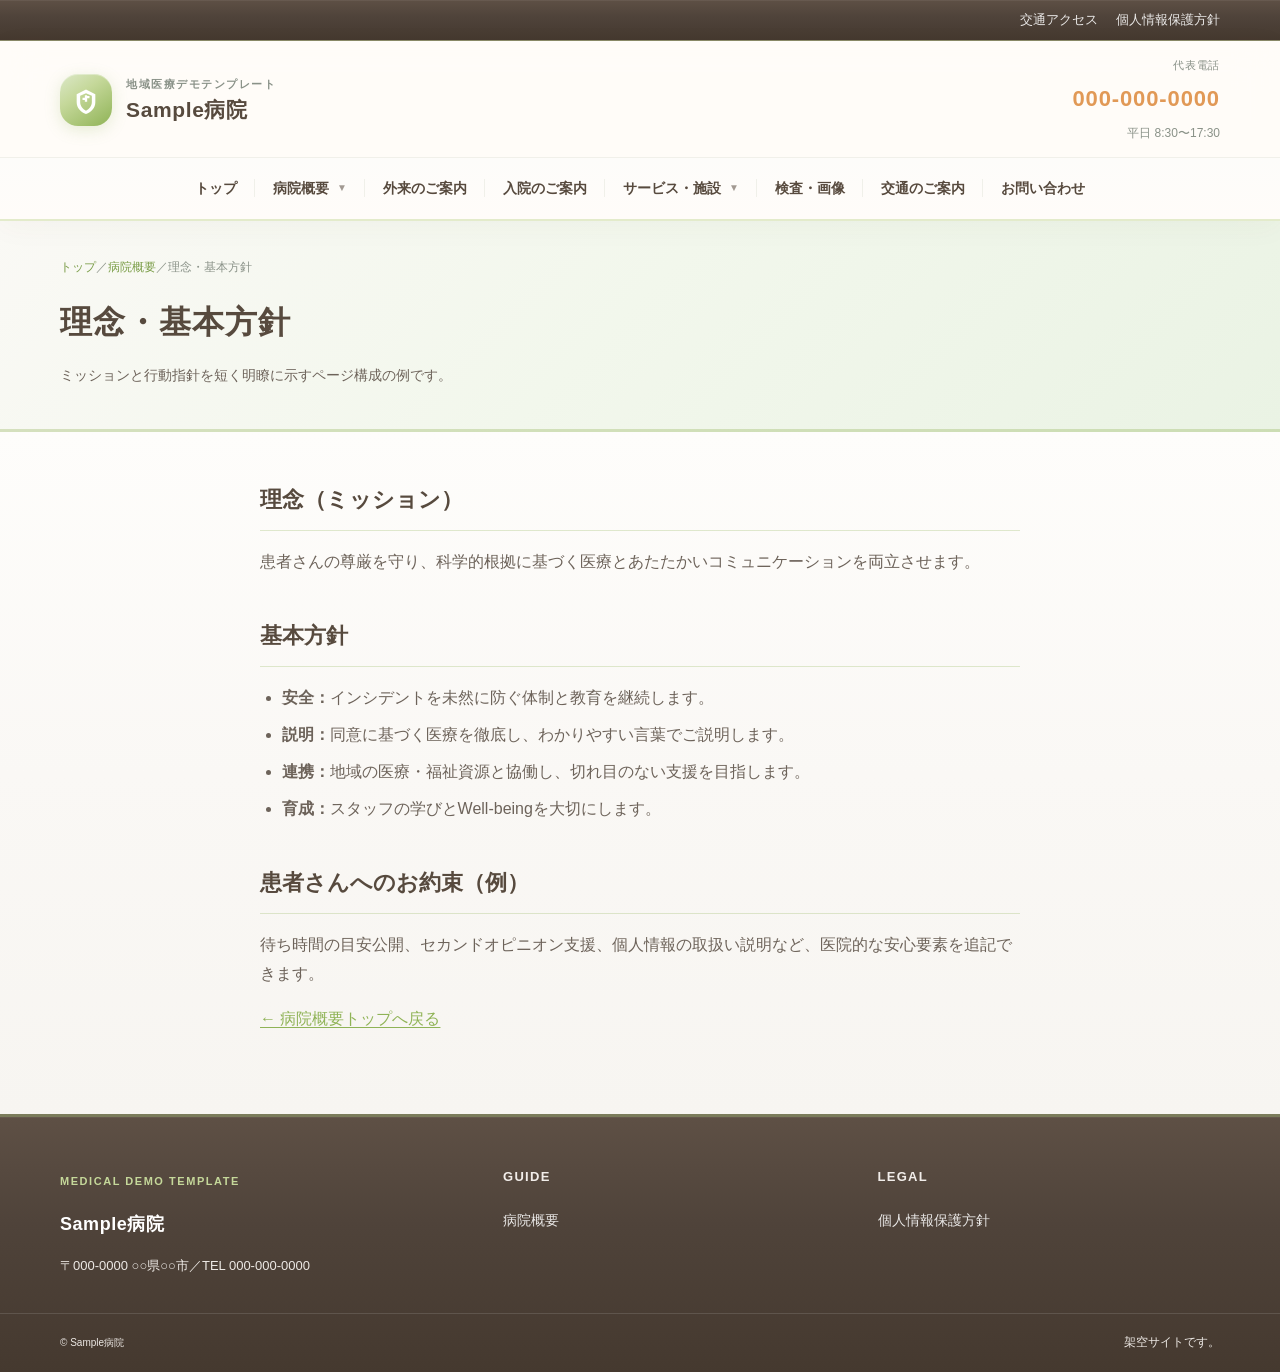
<file: hospital/philosophy.html>
<!DOCTYPE html>
<html lang="ja">
  <head>
    <meta charset="utf-8" />
    <meta name="viewport" content="width=device-width, initial-scale=1" />
    <title>理念・基本方針 | Sample病院（デモ）</title>
    <link rel="stylesheet" href="../assets/css/style.css" />
  </head>
  <body>
    <div class="top-bar">
      <div class="top-bar-inner">
        <div class="top-bar-meta">
          <a href="../access.html">交通アクセス</a>
          <a href="../privacy.html">個人情報保護方針</a>
        </div>
      </div>
    </div>

    <header class="site-header">
      <div class="header-inner">
        <a class="brand" href="../index.html">
          <span class="brand-mark" aria-hidden="true">
            <svg viewBox="0 0 24 24" xmlns="http://www.w3.org/2000/svg">
              <path
                d="M12 3l8 4v7c0 5-3.5 8.5-8 10-4.5-1.5-8-5-8-10V7l8-4zm0 3.2L7 8.4v5.3c0 3.4 2.2 6.2 5 7.5 2.8-1.3 5-4.1 5-7.5V8.4l-5-2.2zm-1 4.3v3h2v-3h2v-2h-2V8h-2v2H9v2h2z"
              />
            </svg>
          </span>
          <span class="brand-text">
            <span class="brand-tagline">地域医療デモテンプレート</span>
            <span class="brand-name">Sample病院</span>
          </span>
        </a>
        <div class="header-contact">
          <span class="header-contact-label">代表電話</span>
          <a class="header-contact-phone" href="tel:0000000000">000-000-0000</a>
          <span class="header-contact-hours">平日 8:30〜17:30</span>
        </div>
      </div>
      <nav class="nav-wrap" aria-label="主要ナビゲーション">
        <div class="main-nav">
          <input type="checkbox" id="nav-toggle-main" class="nav-main-check" />
          <label class="nav-toggle" for="nav-toggle-main">
            <span>メニューを開く</span>
            <span class="nav-toggle-icon" aria-hidden="true">
              <span></span><span></span><span></span>
            </span>
          </label>
          <div class="nav-panel">
            <ul class="nav-list">
              <li class="nav-item"><a class="nav-link" href="../index.html">トップ</a></li>
              <li class="nav-item nav-item-has-sub">
                <input type="checkbox" id="sub-hospital" class="nav-check" />
                <label class="nav-link" for="sub-hospital">
                  病院概要 <span class="nav-caret">▼</span>
                </label>
                <ul class="submenu">
                  <li><a href="index.html">病院概要トップ</a></li>
                  <li><a href="greeting.html">ごあいさつ</a></li>
                  <li><a href="philosophy.html">理念・基本方針</a></li>
                  <li><a href="facility.html">施設概要</a></li>
                  <li><a href="history.html">沿革</a></li>
                </ul>
              </li>
              <li class="nav-item">
                <a class="nav-link" href="../outpatient/index.html">外来のご案内</a>
              </li>
              <li class="nav-item">
                <a class="nav-link" href="../inpatient/index.html">入院のご案内</a>
              </li>
              <li class="nav-item nav-item-has-sub">
                <input type="checkbox" id="sub-svc" class="nav-check" />
                <label class="nav-link" for="sub-svc">
                  サービス・施設 <span class="nav-caret">▼</span>
                </label>
                <ul class="submenu">
                  <li><a href="../services/index.html">サービス一覧</a></li>
                  <li><a href="../services/daycare.html">デイケア</a></li>
                </ul>
              </li>
              <li class="nav-item">
                <a class="nav-link" href="../examination/index.html">検査・画像</a>
              </li>
              <li class="nav-item"><a class="nav-link" href="../access.html">交通のご案内</a></li>
              <li class="nav-item"><a class="nav-link" href="../contact.html">お問い合わせ</a></li>
            </ul>
          </div>
        </div>
      </nav>
    </header>

    <main>
      <header class="page-header">
        <div class="page-header-inner">
          <nav class="breadcrumb" aria-label="パンくず">
            <a href="../index.html">トップ</a>／<a href="index.html">病院概要</a>／理念・基本方針
          </nav>
          <h1 class="page-title">理念・基本方針</h1>
          <p class="page-lead">ミッションと行動指針を短く明瞭に示すページ構成の例です。</p>
        </div>
      </header>

      <article class="content-section section-alt">
        <div class="prose">
          <h2>理念（ミッション）</h2>
          <p>
            患者さんの尊厳を守り、科学的根拠に基づく医療とあたたかいコミュニケーションを両立させます。
          </p>
          <h2>基本方針</h2>
          <ul>
            <li><strong>安全：</strong>インシデントを未然に防ぐ体制と教育を継続します。</li>
            <li><strong>説明：</strong>同意に基づく医療を徹底し、わかりやすい言葉でご説明します。</li>
            <li><strong>連携：</strong>地域の医療・福祉資源と協働し、切れ目のない支援を目指します。</li>
            <li><strong>育成：</strong>スタッフの学びとWell-beingを大切にします。</li>
          </ul>
          <h2>患者さんへのお約束（例）</h2>
          <p>
            待ち時間の目安公開、セカンドオピニオン支援、個人情報の取扱い説明など、医院的な安心要素を追記できます。
          </p>
          <p><a href="index.html">← 病院概要トップへ戻る</a></p>
        </div>
      </article>
    </main>

    <footer class="site-footer">
      <div class="footer-grid">
        <div class="footer-brand">
          <span class="brand-tagline">Medical demo template</span>
          <p class="brand-name">Sample病院</p>
          <p class="footer-address">〒000-0000 ○○県○○市／TEL 000-000-0000</p>
        </div>
        <div class="footer-col">
          <h3>Guide</h3>
          <ul class="footer-links">
            <li><a href="index.html">病院概要</a></li>
          </ul>
        </div>
        <div class="footer-col">
          <h3>Legal</h3>
          <ul class="footer-links">
            <li><a href="../privacy.html">個人情報保護方針</a></li>
          </ul>
        </div>
      </div>
      <div class="footer-bottom">
        <div class="footer-bottom-inner">
          <small>© Sample病院</small>
          <span>架空サイトです。</span>
        </div>
      </div>
    </footer>
  </body>
</html>
</file>
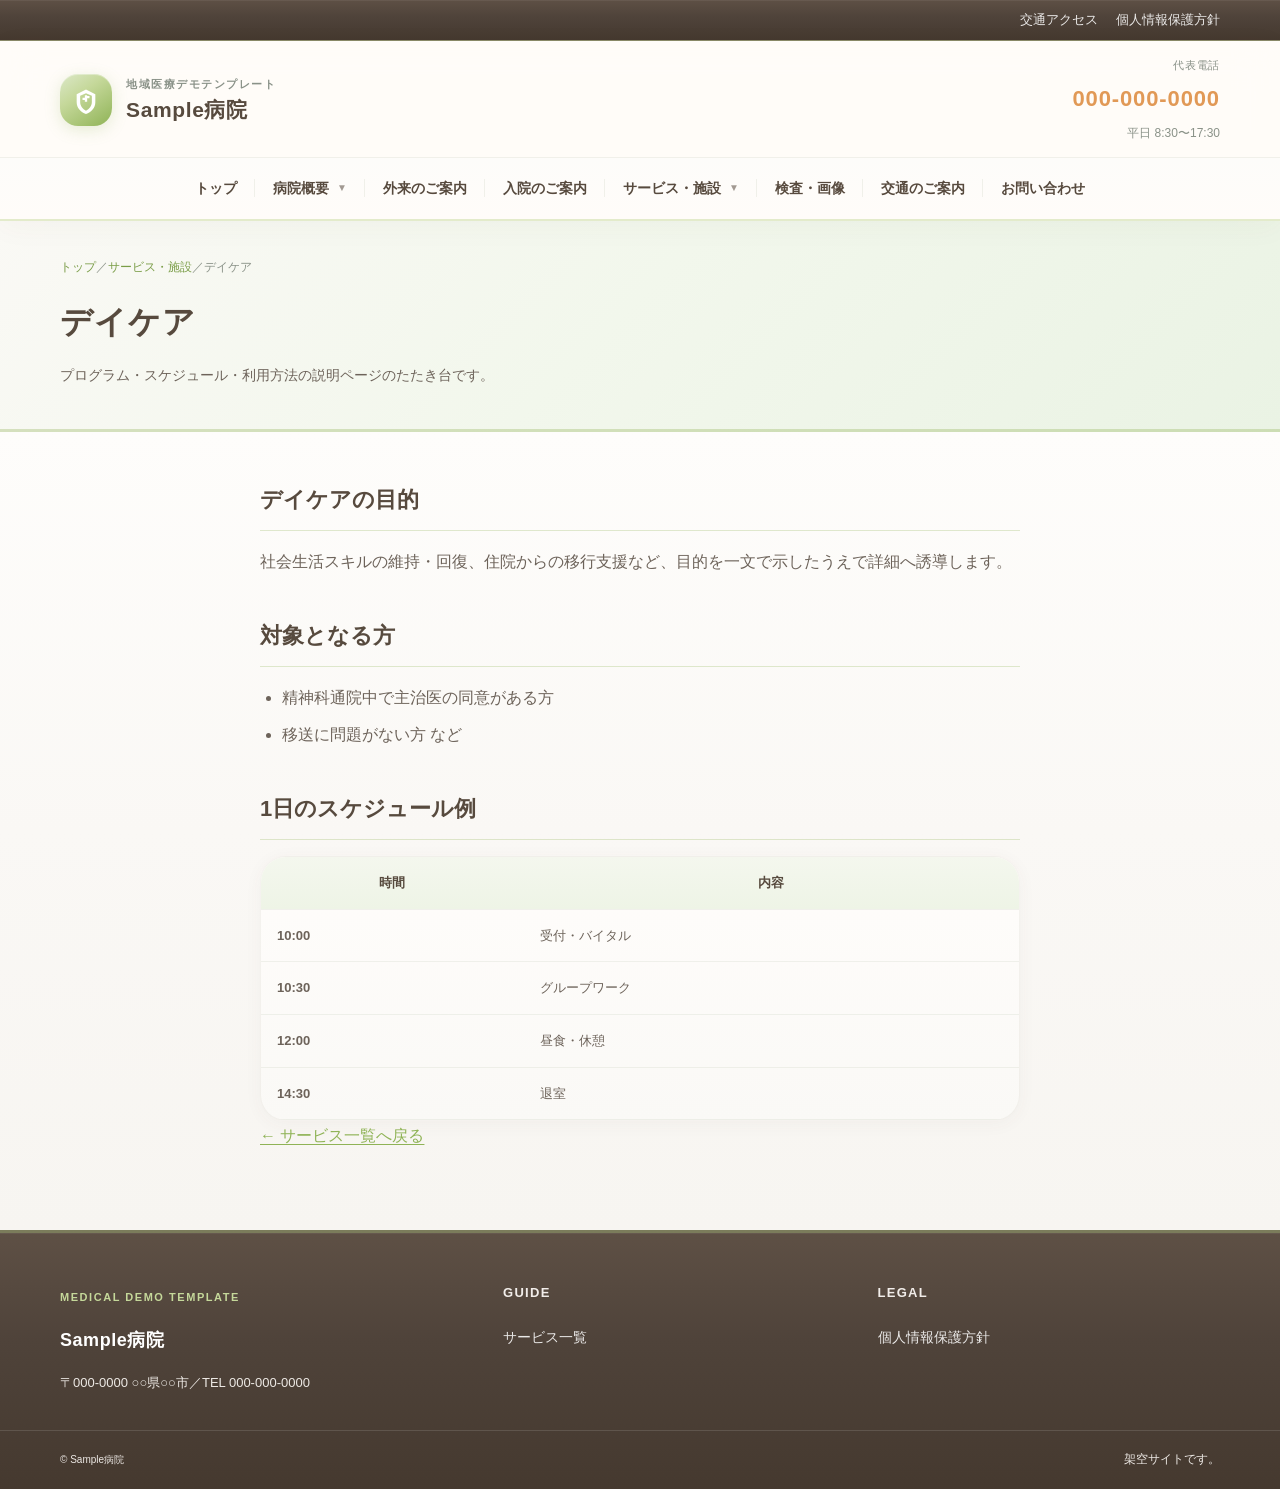
<file: services/daycare.html>
<!DOCTYPE html>
<html lang="ja">
  <head>
    <meta charset="utf-8" />
    <meta name="viewport" content="width=device-width, initial-scale=1" />
    <title>デイケア | Sample病院（デモ）</title>
    <link rel="stylesheet" href="../assets/css/style.css" />
  </head>
  <body>
    <div class="top-bar">
      <div class="top-bar-inner">
        <div class="top-bar-meta">
          <a href="../access.html">交通アクセス</a>
          <a href="../privacy.html">個人情報保護方針</a>
        </div>
      </div>
    </div>

    <header class="site-header">
      <div class="header-inner">
        <a class="brand" href="../index.html">
          <span class="brand-mark" aria-hidden="true">
            <svg viewBox="0 0 24 24" xmlns="http://www.w3.org/2000/svg">
              <path
                d="M12 3l8 4v7c0 5-3.5 8.5-8 10-4.5-1.5-8-5-8-10V7l8-4zm0 3.2L7 8.4v5.3c0 3.4 2.2 6.2 5 7.5 2.8-1.3 5-4.1 5-7.5V8.4l-5-2.2zm-1 4.3v3h2v-3h2v-2h-2V8h-2v2H9v2h2z"
              />
            </svg>
          </span>
          <span class="brand-text">
            <span class="brand-tagline">地域医療デモテンプレート</span>
            <span class="brand-name">Sample病院</span>
          </span>
        </a>
        <div class="header-contact">
          <span class="header-contact-label">代表電話</span>
          <a class="header-contact-phone" href="tel:0000000000">000-000-0000</a>
          <span class="header-contact-hours">平日 8:30〜17:30</span>
        </div>
      </div>
      <nav class="nav-wrap" aria-label="主要ナビゲーション">
        <div class="main-nav">
          <input type="checkbox" id="nav-toggle-main" class="nav-main-check" />
          <label class="nav-toggle" for="nav-toggle-main">
            <span>メニューを開く</span>
            <span class="nav-toggle-icon" aria-hidden="true">
              <span></span><span></span><span></span>
            </span>
          </label>
          <div class="nav-panel">
            <ul class="nav-list">
              <li class="nav-item"><a class="nav-link" href="../index.html">トップ</a></li>
              <li class="nav-item nav-item-has-sub">
                <input type="checkbox" id="sub-hospital" class="nav-check" />
                <label class="nav-link" for="sub-hospital">
                  病院概要 <span class="nav-caret">▼</span>
                </label>
                <ul class="submenu">
                  <li><a href="../hospital/index.html">病院概要トップ</a></li>
                  <li><a href="../hospital/greeting.html">ごあいさつ</a></li>
                  <li><a href="../hospital/philosophy.html">理念・基本方針</a></li>
                  <li><a href="../hospital/facility.html">施設概要</a></li>
                  <li><a href="../hospital/history.html">沿革</a></li>
                </ul>
              </li>
              <li class="nav-item">
                <a class="nav-link" href="../outpatient/index.html">外来のご案内</a>
              </li>
              <li class="nav-item">
                <a class="nav-link" href="../inpatient/index.html">入院のご案内</a>
              </li>
              <li class="nav-item nav-item-has-sub">
                <input type="checkbox" id="sub-svc" class="nav-check" />
                <label class="nav-link" for="sub-svc">
                  サービス・施設 <span class="nav-caret">▼</span>
                </label>
                <ul class="submenu">
                  <li><a href="index.html">サービス一覧</a></li>
                  <li><a href="daycare.html">デイケア</a></li>
                </ul>
              </li>
              <li class="nav-item">
                <a class="nav-link" href="../examination/index.html">検査・画像</a>
              </li>
              <li class="nav-item"><a class="nav-link" href="../access.html">交通のご案内</a></li>
              <li class="nav-item"><a class="nav-link" href="../contact.html">お問い合わせ</a></li>
            </ul>
          </div>
        </div>
      </nav>
    </header>

    <main>
      <header class="page-header">
        <div class="page-header-inner">
          <nav class="breadcrumb" aria-label="パンくず">
            <a href="../index.html">トップ</a>／<a href="index.html">サービス・施設</a>／デイケア
          </nav>
          <h1 class="page-title">デイケア</h1>
          <p class="page-lead">プログラム・スケジュール・利用方法の説明ページのたたき台です。</p>
        </div>
      </header>

      <article class="content-section section-alt">
        <div class="prose">
          <h2>デイケアの目的</h2>
          <p>
            社会生活スキルの維持・回復、住院からの移行支援など、目的を一文で示したうえで詳細へ誘導します。
          </p>
          <h2>対象となる方</h2>
          <ul>
            <li>精神科通院中で主治医の同意がある方</li>
            <li>移送に問題がない方 など</li>
          </ul>
          <h2>1日のスケジュール例</h2>
          <div class="panel">
            <div class="table-wrap">
              <table class="data-table">
                <thead>
                  <tr>
                    <th scope="col">時間</th>
                    <th scope="col">内容</th>
                  </tr>
                </thead>
                <tbody>
                  <tr>
                    <td>10:00</td>
                    <td style="text-align: left">受付・バイタル</td>
                  </tr>
                  <tr>
                    <td>10:30</td>
                    <td style="text-align: left">グループワーク</td>
                  </tr>
                  <tr>
                    <td>12:00</td>
                    <td style="text-align: left">昼食・休憩</td>
                  </tr>
                  <tr>
                    <td>14:30</td>
                    <td style="text-align: left">退室</td>
                  </tr>
                </tbody>
              </table>
            </div>
          </div>
          <p><a href="index.html">← サービス一覧へ戻る</a></p>
        </div>
      </article>
    </main>

    <footer class="site-footer">
      <div class="footer-grid">
        <div class="footer-brand">
          <span class="brand-tagline">Medical demo template</span>
          <p class="brand-name">Sample病院</p>
          <p class="footer-address">〒000-0000 ○○県○○市／TEL 000-000-0000</p>
        </div>
        <div class="footer-col">
          <h3>Guide</h3>
          <ul class="footer-links">
            <li><a href="index.html">サービス一覧</a></li>
          </ul>
        </div>
        <div class="footer-col">
          <h3>Legal</h3>
          <ul class="footer-links">
            <li><a href="../privacy.html">個人情報保護方針</a></li>
          </ul>
        </div>
      </div>
      <div class="footer-bottom">
        <div class="footer-bottom-inner">
          <small>© Sample病院</small>
          <span>架空サイトです。</span>
        </div>
      </div>
    </footer>
  </body>
</html>
</file>
<file: assets/css/style.css>
/* Medical site template — HTML/CSS */

:root {
  /*
   * 医療機関サイト向けの柔らかい配色（彩度・コントラストを抑えたパステル寄り）
   */
  --color-ink: #574a3e;
  --color-ink-soft: #6d635a;
  --color-muted: #8a9288;
  --color-line: rgba(120, 140, 100, 0.1);
  --color-surface: #fffcf9;
  --color-surface-alt: #f7faf5;
  --color-surface-warm: #fdf9f5;

  --color-primary: #8fb356;
  --color-primary-hover: #7a9d47;
  --color-cyan: #5cbdcb;
  --color-cyan-deep: #4aa8b8;
  --color-accent: #e19956;
  --color-accent-hover: #d88640;
  --color-accent-soft: #f1f6e8;

  --color-brand-green: #8fb356;
  --color-brand-green-light: #c5d89a;
  --color-teal-mid: #8fc9d2;

  --color-success: #5aad88;

  /* トップバー／フッター — オリーブではなく暖かみのあるエスプレッソ brown */
  --gradient-footer: linear-gradient(
    180deg,
    #5e5045 0%,
    #4f433a 42%,
    #45392f 100%
  );
  --color-footer-accent-line: rgba(197, 216, 154, 0.42);
  /* フッター／トップバー共通のオンカラー */
  --color-on-footer: rgba(255, 252, 248, 0.9);
  --color-on-footer-link: rgba(255, 255, 255, 0.88);
  --color-on-footer-muted: rgba(255, 255, 255, 0.65);
  /* アウトラインボタン（お問い合わせ等）— フッター／トップバーに寄せたブラウン文字 */
  --color-btn-outline-text: #4d4036;
  --color-btn-outline-text-hover: #3d332c;

  --shadow-sm: 0 3px 18px rgba(92, 78, 62, 0.045);
  --shadow-md: 0 12px 36px rgba(92, 78, 62, 0.065);
  --shadow-lg: 0 24px 52px rgba(92, 78, 62, 0.075);

  --radius-sm: 12px;
  --radius-md: 18px;
  --radius-lg: 26px;

  --font-sans: "Hiragino Kaku Gothic ProN", "Hiragino Sans", "Yu Gothic UI",
    "Yu Gothic", Meiryo, sans-serif;
  --font-display: "Hiragino Kaku Gothic ProN", "Hiragino Sans", "Yu Gothic UI",
    Meiryo, sans-serif;

  --container: min(1160px, 92vw);
  --ease-out: cubic-bezier(0.33, 1, 0.68, 1);
  --ease-soft: cubic-bezier(0.25, 0.46, 0.45, 0.94);
  --focus-ring: 0 0 0 3px rgba(143, 179, 86, 0.38);
}

*,
*::before,
*::after {
  box-sizing: border-box;
}

html {
  scroll-behavior: smooth;
}

body {
  margin: 0;
  font-family: var(--font-sans);
  font-size: 16px;
  line-height: 1.82;
  color: var(--color-ink-soft);
  background:
    linear-gradient(180deg, #fafbf8 0%, #f4f7f0 42%, #eef3ea 100%);
}

::selection {
  background: rgba(143, 179, 86, 0.22);
  color: var(--color-ink);
}

img {
  max-width: 100%;
  height: auto;
  display: block;
}

/* :where で詳細度を下げ、コンポーネント側の a 色が確実に勝つようにする */
:where(a:link),
:where(a:any-link) {
  color: var(--color-primary);
  text-decoration-thickness: 1px;
  text-underline-offset: 0.2em;
  transition: color 0.22s var(--ease-soft);
}

:where(a:any-link):hover {
  color: var(--color-primary-hover);
}

/* 未指定だと OS／ブラウザの紫・青系リンク色になるため統一 */
a:visited {
  color: var(--color-primary-hover);
}

.visually-hidden {
  position: absolute;
  width: 1px;
  height: 1px;
  padding: 0;
  margin: -1px;
  overflow: hidden;
  clip: rect(0, 0, 0, 0);
  white-space: nowrap;
  border: 0;
}

.container {
  width: var(--container);
  margin-inline: auto;
}

/* ---------- Top bar ---------- */
.top-bar {
  background: var(--gradient-footer);
  border-bottom: 1px solid var(--color-footer-accent-line);
  box-shadow: inset 0 1px 0 rgba(255, 255, 255, 0.06);
  color: var(--color-on-footer);
  font-size: 13px;
}

.top-bar-inner {
  width: var(--container);
  margin-inline: auto;
  display: flex;
  flex-wrap: wrap;
  align-items: center;
  justify-content: flex-end;
  gap: 12px 24px;
  padding: 8px 0;
}

.top-bar :is(a:link, a:visited, a:any-link) {
  color: var(--color-on-footer-link);
  text-decoration: none;
  transition: color 0.22s var(--ease-soft);
}

.top-bar a:hover {
  text-decoration: underline;
  color: var(--color-brand-green-light);
}

.top-bar-meta {
  display: flex;
  flex-wrap: wrap;
  gap: 18px;
  align-items: center;
}

.top-bar-meta span {
  color: var(--color-on-footer);
}

/* ---------- Site header ---------- */
.site-header {
  position: sticky;
  top: 0;
  z-index: 100;
  background: rgba(255, 252, 249, 0.88);
  backdrop-filter: blur(20px) saturate(1.05);
  -webkit-backdrop-filter: blur(20px) saturate(1.05);
  border-bottom: 2px solid rgba(197, 216, 154, 0.48);
  box-shadow: 0 6px 28px rgba(92, 78, 62, 0.04);
}

.header-inner {
  width: var(--container);
  margin-inline: auto;
  display: grid;
  grid-template-columns: 1fr auto;
  align-items: center;
  gap: 24px;
  padding: 14px 0 12px;
}

.brand {
  display: flex;
  align-items: center;
  gap: 14px;
  text-decoration: none;
  color: inherit;
  border-radius: var(--radius-sm);
}

.brand:focus-visible {
  outline: none;
  box-shadow: var(--focus-ring);
}

.brand-mark {
  width: 52px;
  height: 52px;
  border-radius: 18px;
  background: linear-gradient(
    145deg,
    #dce8c8 0%,
    var(--color-brand-green-light) 38%,
    var(--color-primary) 100%
  );
  box-shadow:
    0 4px 16px rgba(143, 179, 86, 0.22),
    0 1px 0 rgba(255, 255, 255, 0.35) inset;
  display: grid;
  place-items: center;
  flex-shrink: 0;
}

.brand-mark svg {
  width: 28px;
  height: 28px;
  fill: #fff;
}

.brand-text {
  display: flex;
  flex-direction: column;
  gap: 2px;
}

.brand-tagline {
  font-size: 11px;
  letter-spacing: 0.14em;
  text-transform: uppercase;
  color: var(--color-muted);
  font-weight: 600;
}

.brand-name {
  font-family: var(--font-display);
  font-size: 21px;
  font-weight: 600;
  letter-spacing: 0.03em;
  color: var(--color-ink);
  line-height: 1.35;
}

.header-contact {
  display: none;
}

@media (min-width: 880px) {
  .header-contact {
    display: flex;
    flex-direction: column;
    align-items: flex-end;
    gap: 4px;
    text-align: right;
  }

  .header-contact-label {
    font-size: 11px;
    color: var(--color-muted);
    letter-spacing: 0.06em;
  }

  .header-contact-phone {
    font-size: 22px;
    font-weight: 600;
    color: var(--color-accent);
    text-decoration: none;
    letter-spacing: 0.04em;
    font-variant-numeric: tabular-nums;
  }

  .header-contact-phone:hover {
    color: var(--color-accent);
    text-decoration: none;
  }

  .header-contact-hours {
    font-size: 12px;
    color: var(--color-muted);
  }
}

/* ---------- Navigation ---------- */
.nav-wrap {
  border-top: 1px solid var(--color-line);
  background: linear-gradient(180deg, #fdfcfa 0%, #fffcf9 100%);
}

.main-nav {
  width: var(--container);
  margin-inline: auto;
}

.nav-main-check {
  position: absolute;
  width: 1px;
  height: 1px;
  padding: 0;
  margin: -1px;
  overflow: hidden;
  clip: rect(0, 0, 0, 0);
  white-space: nowrap;
  border: 0;
}

.nav-toggle {
  display: flex;
  align-items: center;
  justify-content: space-between;
  width: 100%;
  padding: 14px 0;
  font-size: 14px;
  font-weight: 600;
  color: var(--color-ink);
  background: none;
  border: none;
  cursor: pointer;
}

.nav-toggle-icon {
  width: 22px;
  height: 18px;
  display: grid;
  gap: 5px;
}

.nav-toggle-icon span {
  display: block;
  height: 2px;
  background: var(--color-primary);
  border-radius: 2px;
}

.nav-panel {
  display: none;
  padding-bottom: 16px;
}

.nav-main-check:checked ~ .nav-panel {
  display: block;
}

@media (min-width: 1024px) {
  .nav-toggle {
    display: none;
  }

  .nav-panel {
    display: block !important;
    padding-bottom: 0;
  }

  .nav-main-check:checked ~ .nav-panel {
    display: block !important;
  }
}

.nav-list {
  list-style: none;
  margin: 0;
  padding: 0;
}

@media (min-width: 1024px) {
  .nav-list {
    display: flex;
    flex-wrap: wrap;
    gap: 0;
    justify-content: center;
  }
}

.nav-item {
  position: relative;
  border-bottom: 1px solid var(--color-line);
}

@media (min-width: 1024px) {
  .nav-item {
    border-bottom: none;
  }

  .nav-item:not(:last-child)::after {
    content: "";
    position: absolute;
    top: 50%;
    right: 0;
    transform: translateY(-50%);
    width: 1px;
    height: 18px;
    background: var(--color-line);
  }
}

.nav-link {
  display: flex;
  align-items: center;
  justify-content: space-between;
  gap: 8px;
  padding: 14px 4px;
  font-size: 14px;
  font-weight: 600;
  color: var(--color-ink);
  text-decoration: none;
  transition: color 0.2s var(--ease-soft);
}

.nav-link:hover,
.nav-item:focus-within > .nav-link {
  color: var(--color-primary);
  text-decoration: none;
}

@media (min-width: 1024px) {
  .nav-link {
    padding: 18px 18px;
    justify-content: center;
  }
}

.nav-caret {
  font-size: 10px;
  opacity: 0.55;
  transition: transform 0.2s var(--ease-out);
}

@media (min-width: 1024px) {
  .nav-item:hover .nav-caret,
  .nav-item:focus-within .nav-caret {
    transform: rotate(-180deg);
  }
}

.submenu {
  list-style: none;
  margin: 0;
  padding: 0 0 8px 12px;
}

@media (min-width: 1024px) {
  .submenu {
    position: absolute;
    left: 50%;
    transform: translateX(-50%) translateY(8px);
    top: 100%;
    min-width: 240px;
    padding: 12px 0;
    background: linear-gradient(180deg, #fffefc 0%, #faf9f6 100%);
    border-radius: var(--radius-md);
    box-shadow:
      var(--shadow-lg),
      0 0 0 1px rgba(120, 140, 100, 0.06);
    border: none;
    opacity: 0;
    visibility: hidden;
    pointer-events: none;
    transition: opacity 0.25s var(--ease-out), transform 0.25s var(--ease-out),
      visibility 0.25s;
    z-index: 50;
  }

  .nav-item:hover .submenu,
  .nav-item:focus-within .submenu {
    opacity: 1;
    visibility: visible;
    pointer-events: auto;
    transform: translateX(-50%) translateY(0);
  }
}

.submenu li {
  border-bottom: none;
}

.submenu a {
  display: block;
  padding: 10px 18px;
  font-size: 13px;
  font-weight: 600;
  color: var(--color-ink-soft);
  text-decoration: none;
}

.submenu a:hover {
  background: rgba(241, 246, 232, 0.95);
  color: var(--color-primary);
}

/* Mobile submenu — checkbox hack */
.nav-check {
  position: absolute;
  opacity: 0;
  pointer-events: none;
}

@media (max-width: 1023px) {
  .nav-item-has-sub > label.nav-link {
    cursor: pointer;
    margin: 0;
  }

  .nav-item-has-sub .submenu {
    display: none;
    padding-left: 8px;
  }

  .nav-check:checked ~ .submenu {
    display: block;
  }

  .nav-check:checked + label .nav-caret {
    transform: rotate(-180deg);
  }
}

@media (min-width: 1024px) {
  .nav-item-has-sub label.nav-link {
    pointer-events: none;
  }

  .nav-item-has-sub .nav-check {
    display: none;
  }
}

/* ---------- Hero ---------- */
.hero {
  position: relative;
  display: flex;
  align-items: center;
  min-height: clamp(440px, 72vh, 640px);
  background: #e8efe2;
  color: var(--color-ink);
  overflow: hidden;
}

.hero-media {
  position: absolute;
  inset: 0;
  z-index: 0;
}

.hero-photo {
  width: 100%;
  height: 100%;
  object-fit: cover;
  object-position: 72% 42%;
  transform: scale(1);
  animation: hero-kenburns 32s ease-in-out infinite alternate;
  filter: saturate(0.94) brightness(1.03);
}

@media (prefers-reduced-motion: reduce) {
  .hero-photo {
    animation: none;
    filter: none;
  }
}

@keyframes hero-kenburns {
  from {
    transform: scale(1) translate(0, 0);
  }
  to {
    transform: scale(1.07) translate(-1.2%, -0.8%);
  }
}

/* 背景動画を使う場合: .hero-video に object-fit: cover; width/height 100% を指定 */
.hero-video {
  width: 100%;
  height: 100%;
  object-fit: cover;
  object-position: 72% 42%;
}

.hero-overlay {
  position: absolute;
  inset: 0;
  z-index: 1;
  pointer-events: none;
  background:
    linear-gradient(
      105deg,
      rgba(255, 252, 248, 0.48) 0%,
      rgba(235, 244, 228, 0.34) 38%,
      rgba(220, 235, 210, 0.16) 68%,
      rgba(255, 255, 255, 0.02) 100%
    ),
    radial-gradient(
      ellipse 90% 80% at 88% 12%,
      rgba(255, 248, 240, 0.42),
      transparent 55%
    ),
    radial-gradient(
      ellipse 70% 55% at 8% 88%,
      rgba(120, 100, 80, 0.06),
      transparent 50%
    ),
    radial-gradient(
      ellipse 120% 90% at 50% 100%,
      rgba(92, 78, 62, 0.06),
      transparent 45%
    );
}

.hero-inner {
  position: relative;
  z-index: 2;
  width: var(--container);
  margin-inline: auto;
  padding: 56px 0 64px;
}

@media (min-width: 768px) {
  .hero-inner {
    padding: 72px 0 88px;
  }
}

.hero-badge {
  display: inline-flex;
  align-items: center;
  gap: 8px;
  padding: 8px 16px;
  border-radius: 999px;
  background: rgba(255, 255, 255, 0.72);
  border: 1px solid rgba(255, 255, 255, 0.95);
  font-size: 12px;
  font-weight: 600;
  letter-spacing: 0.06em;
  margin-bottom: 20px;
  color: var(--color-ink-soft);
  backdrop-filter: blur(12px);
  -webkit-backdrop-filter: blur(12px);
  box-shadow: 0 4px 20px rgba(92, 78, 62, 0.06);
}

.hero-badge-dot {
  width: 8px;
  height: 8px;
  border-radius: 50%;
  background: var(--color-primary);
  box-shadow: 0 0 0 3px rgba(143, 179, 86, 0.25);
}

.hero-title {
  font-family: var(--font-display);
  font-size: clamp(26px, 4vw, 40px);
  font-weight: 600;
  line-height: 1.45;
  letter-spacing: 0.04em;
  margin: 0 0 18px;
  max-width: 16em;
  color: var(--color-ink);
  text-shadow: 0 1px 2px rgba(255, 255, 255, 0.9);
}

.hero-lead {
  font-size: 15px;
  line-height: 1.92;
  color: var(--color-ink-soft);
  max-width: 36em;
  margin: 0 0 28px;
  text-shadow: 0 1px 1px rgba(255, 255, 255, 0.8);
}

.hero-chips {
  display: flex;
  flex-wrap: wrap;
  gap: 10px;
  margin-bottom: 32px;
}

.hero-chip {
  padding: 10px 16px;
  border-radius: var(--radius-sm);
  background: rgba(255, 255, 255, 0.65);
  border: 1px solid rgba(197, 216, 154, 0.65);
  font-size: 13px;
  font-weight: 600;
  color: var(--color-ink-soft);
  backdrop-filter: blur(10px);
  -webkit-backdrop-filter: blur(10px);
  box-shadow: 0 2px 12px rgba(92, 78, 62, 0.06);
}

.hero-actions {
  display: flex;
  flex-wrap: wrap;
  gap: 12px;
}

/* ヒーロー本文内のテキストリンクのみ（.btn は詳細度で負けないよう除外） */
.hero a:not(.btn) {
  color: var(--color-cyan-deep);
  font-weight: 600;
  text-decoration: underline;
  text-underline-offset: 0.18em;
}

.hero a:not(.btn):hover {
  color: var(--color-primary-hover);
  text-decoration: underline;
}

/* ---------- Buttons ---------- */
/* <a class="btn"> にグローバルリンク／:visited スタイルがかぶらないよう明示 */
a.btn:any-link {
  text-decoration: none;
}

.btn {
  display: inline-flex;
  align-items: center;
  justify-content: center;
  gap: 8px;
  padding: 14px 22px;
  border-radius: 999px;
  font-size: 14px;
  font-weight: 600;
  text-decoration: none;
  border: none;
  cursor: pointer;
  transition:
    background 0.22s var(--ease-soft),
    color 0.22s var(--ease-soft),
    box-shadow 0.22s var(--ease-soft),
    border-color 0.22s var(--ease-soft),
    transform 0.18s var(--ease-soft);
}

.btn:active {
  transform: scale(0.98);
}

.btn:focus-visible {
  outline: none;
  box-shadow: var(--focus-ring);
}

.btn-primary:focus-visible {
  box-shadow:
    var(--focus-ring),
    0 4px 20px rgba(143, 179, 86, 0.22);
}

.btn-primary {
  background: linear-gradient(
    180deg,
    #cfe0a8 0%,
    var(--color-primary) 52%,
    #7a9848 100%
  );
  color: #fffefd;
  text-shadow: 0 1px 0 rgba(62, 78, 42, 0.18);
  box-shadow:
    0 4px 18px rgba(92, 78, 62, 0.12),
    inset 0 1px 0 rgba(255, 255, 255, 0.28);
}

.btn-primary:hover {
  background: linear-gradient(
    180deg,
    #d4e4b0 0%,
    var(--color-primary-hover) 52%,
    #6d883e 100%
  );
  color: #fffefd;
  text-decoration: none;
}

.btn-outline-light {
  background: rgba(255, 255, 255, 0.78);
  color: var(--color-btn-outline-text);
  border: 2px solid rgba(143, 179, 86, 0.38);
  box-shadow:
    0 2px 14px rgba(92, 78, 62, 0.08),
    inset 0 1px 0 rgba(255, 255, 255, 0.85);
}

.btn-outline-light:hover {
  background: rgba(255, 255, 255, 0.96);
  border-color: rgba(143, 179, 86, 0.48);
  color: var(--color-btn-outline-text-hover);
  text-decoration: none;
}

.btn-secondary {
  background: linear-gradient(
    180deg,
    #f2c08f 0%,
    #df9a52 45%,
    #c97d38 100%
  );
  color: #fff;
  text-shadow: 0 1px 0 rgba(120, 72, 28, 0.22);
  box-shadow:
    0 4px 18px rgba(92, 78, 62, 0.14),
    inset 0 1px 0 rgba(255, 255, 255, 0.35);
}

.btn-secondary:hover {
  background: linear-gradient(
    180deg,
    #f7cfa2 0%,
    #e8a862 45%,
    #d48640 100%
  );
  color: #fff;
  text-decoration: none;
}

a.btn-secondary:any-link,
a.btn-secondary:visited {
  color: #fff;
}

a.btn-outline-light:any-link,
a.btn-outline-light:visited {
  color: var(--color-btn-outline-text);
}

/* ---------- Sections ---------- */
.section {
  padding: 60px 0;
}

.section-alt {
  background: linear-gradient(180deg, #fefdfb 0%, #faf8f5 50%, #f7f5f1 100%);
}

.section-heading {
  text-align: center;
  margin-bottom: 44px;
}

.section-kicker {
  font-size: 12px;
  font-weight: 600;
  letter-spacing: 0.14em;
  color: var(--color-primary-hover);
  text-transform: uppercase;
  margin: 0 0 10px;
}

.section-title {
  font-family: var(--font-display);
  font-size: clamp(22px, 3vw, 28px);
  font-weight: 600;
  color: var(--color-ink);
  margin: 0;
  letter-spacing: 0.03em;
}

.section-desc {
  margin: 12px auto 0;
  max-width: 42em;
  color: var(--color-muted);
  font-size: 14px;
}

/* ---------- Alert banner ---------- */
.alert-banner {
  background: linear-gradient(135deg, #fdfbf7 0%, #faf6ef 100%);
  border: 1px solid rgba(225, 153, 86, 0.14);
  border-left: 4px solid rgba(197, 216, 154, 0.78);
  border-radius: var(--radius-md);
  padding: 18px 22px;
  margin-top: -28px;
  margin-bottom: 48px;
  position: relative;
  z-index: 2;
  box-shadow: var(--shadow-sm);
}

.alert-banner strong {
  color: var(--color-ink);
}

.alert-banner p {
  margin: 0;
  font-size: 14px;
}

/* ---------- Grid cards ---------- */
.card-grid {
  display: grid;
  gap: 26px;
}

@media (min-width: 640px) {
  .card-grid.cols-2 {
    grid-template-columns: repeat(2, 1fr);
  }
}

@media (min-width: 960px) {
  .card-grid.cols-3 {
    grid-template-columns: repeat(3, 1fr);
  }
}

.tile {
  background: linear-gradient(165deg, #fffdfb 0%, #faf9f6 100%);
  border-radius: var(--radius-lg);
  border: 1px solid rgba(180, 175, 165, 0.14);
  padding: 28px 26px;
  box-shadow: var(--shadow-sm);
  transition:
    box-shadow 0.28s var(--ease-soft),
    transform 0.28s var(--ease-soft),
    border-color 0.28s var(--ease-soft);
}

.tile:hover {
  box-shadow: var(--shadow-md);
  transform: translateY(-3px);
  border-color: rgba(143, 179, 86, 0.22);
}

.tile-icon {
  width: 44px;
  height: 44px;
  border-radius: 14px;
  background: linear-gradient(145deg, #f3f7eb 0%, #e8f0dc 100%);
  border: 1px solid rgba(143, 179, 86, 0.12);
  display: grid;
  place-items: center;
  margin-bottom: 14px;
}

.tile-icon svg {
  width: 22px;
  height: 22px;
  stroke: var(--color-primary);
  fill: none;
  stroke-width: 2;
}

.tile-title {
  font-size: 17px;
  font-weight: 600;
  color: var(--color-ink);
  margin: 0 0 10px;
}

.tile-text {
  margin: 0;
  font-size: 14px;
  color: var(--color-muted);
  line-height: 1.7;
}

.tile-link {
  display: inline-flex;
  align-items: center;
  gap: 6px;
  margin-top: 14px;
  font-size: 13px;
  font-weight: 600;
  text-decoration: none;
  color: var(--color-primary);
  transition: color 0.22s var(--ease-soft);
}

.tile-link:hover {
  color: var(--color-accent);
}

/* ---------- Hours table ---------- */
.panel {
  background: linear-gradient(180deg, #fffdfb 0%, #faf9f6 100%);
  border-radius: var(--radius-lg);
  border: 1px solid rgba(180, 175, 165, 0.14);
  overflow: hidden;
  box-shadow: var(--shadow-sm);
}

.panel-head {
  padding: 20px 22px;
  border-bottom: 1px solid var(--color-line);
  background: linear-gradient(180deg, #f9f8f5 0%, #fefdfb 100%);
}

.panel-title {
  margin: 0;
  font-size: 17px;
  font-weight: 600;
  color: var(--color-ink);
}

.table-wrap {
  overflow-x: auto;
}

.data-table {
  width: 100%;
  border-collapse: collapse;
  font-size: 13px;
}

.data-table th,
.data-table td {
  padding: 14px 16px;
  text-align: center;
  border-bottom: 1px solid var(--color-line);
}

.data-table th {
  background: linear-gradient(180deg, #f4f7ee 0%, #eef4e6 100%);
  font-weight: 600;
  color: var(--color-ink);
}

.data-table td:first-child {
  text-align: left;
  font-weight: 600;
  white-space: nowrap;
}

.cell-yes {
  color: var(--color-success);
  font-weight: 600;
}

.cell-no {
  color: #c5cbc4;
}

.note-box {
  padding: 16px 22px;
  font-size: 13px;
  color: var(--color-muted);
  background: var(--color-surface-alt);
}

.note-box p {
  margin: 0 0 8px;
}

.note-box p:last-child {
  margin-bottom: 0;
}

/* ---------- News list ---------- */
.news-list {
  list-style: none;
  margin: 0;
  padding: 0;
}

.news-item {
  border-bottom: 1px solid var(--color-line);
}

.news-item:last-child {
  border-bottom: none;
}

.news-link {
  display: grid;
  grid-template-columns: auto 1fr auto;
  gap: 14px;
  align-items: baseline;
  padding: 18px 4px;
  text-decoration: none;
  color: inherit;
  transition: background 0.22s var(--ease-soft);
  border-radius: var(--radius-sm);
  margin-inline: -6px;
  padding-inline: 10px;
}

.news-link:hover {
  background: rgba(241, 246, 232, 0.55);
}

.news-link:hover .news-title {
  color: var(--color-primary);
}

.news-date {
  font-size: 13px;
  font-variant-numeric: tabular-nums;
  color: var(--color-muted);
}

.news-cat {
  font-size: 11px;
  font-weight: 600;
  padding: 4px 12px;
  border-radius: 999px;
  background: rgba(197, 216, 154, 0.45);
  color: var(--color-ink-soft);
}

.news-title {
  font-size: 15px;
  font-weight: 600;
  color: var(--color-ink);
  margin: 0;
  transition: color 0.22s var(--ease-soft);
}

.news-arrow {
  font-size: 18px;
  color: var(--color-line);
}

.news-link:hover .news-arrow {
  color: var(--color-accent);
}

/* ---------- CTA strip ---------- */
.cta-strip {
  background: linear-gradient(
    125deg,
    #f4f8ef 0%,
    #e8f0e0 42%,
    #dce8d2 100%
  );
  border-top: 3px solid rgba(92, 189, 203, 0.42);
  color: var(--color-ink);
  padding: 48px 0;
}

.cta-inner {
  width: var(--container);
  margin-inline: auto;
  display: grid;
  gap: 24px;
  align-items: center;
}

@media (min-width: 768px) {
  .cta-inner {
    grid-template-columns: 1fr auto;
  }
}

.cta-title {
  margin: 0 0 8px;
  font-size: 22px;
  font-weight: 600;
  letter-spacing: 0.03em;
}

.cta-text {
  margin: 0;
  font-size: 14px;
  color: var(--color-ink-soft);
}

.cta-phone {
  font-size: 28px;
  font-weight: 700;
  letter-spacing: 0.04em;
  text-decoration: none;
  color: var(--color-accent);
  font-variant-numeric: tabular-nums;
}

.cta-phone:hover {
  text-decoration: underline;
  color: var(--color-accent-hover);
}

/* ---------- Page header (inner) ---------- */
.page-header {
  background: linear-gradient(
    135deg,
    #faf9f5 0%,
    #f2f7ec 48%,
    #eaf3e4 100%
  );
  border-bottom: 3px solid rgba(143, 179, 86, 0.35);
  color: var(--color-ink);
  padding: 36px 0 40px;
}

.page-header-inner {
  width: var(--container);
  margin-inline: auto;
}

.breadcrumb {
  font-size: 12px;
  margin-bottom: 14px;
  color: var(--color-muted);
}

.breadcrumb a {
  color: var(--color-primary-hover);
  text-decoration: none;
}

.breadcrumb a:hover {
  text-decoration: underline;
}

.page-title {
  margin: 0;
  font-family: var(--font-display);
  font-size: clamp(24px, 3vw, 32px);
  font-weight: 600;
  letter-spacing: 0.03em;
}

.page-lead {
  margin: 12px 0 0;
  font-size: 14px;
  color: var(--color-ink-soft);
  max-width: 42em;
}

/* ---------- Article / prose ---------- */
.content-section {
  padding: 48px 0 64px;
}

.prose {
  width: min(760px, 92vw);
  margin-inline: auto;
}

.prose h2 {
  font-family: var(--font-display);
  font-size: 22px;
  font-weight: 600;
  color: var(--color-ink);
  margin: 40px 0 16px;
  padding-bottom: 10px;
  border-bottom: 1px solid rgba(143, 179, 86, 0.28);
}

.prose h2:first-child {
  margin-top: 0;
}

.prose h3 {
  font-size: 17px;
  font-weight: 600;
  letter-spacing: 0.02em;
  color: var(--color-ink);
  margin: 28px 0 12px;
}

.prose p {
  margin: 0 0 16px;
}

.prose ul {
  margin: 0 0 16px;
  padding-left: 1.35em;
}

.prose li {
  margin-bottom: 8px;
}

.quote-card {
  margin: 28px 0;
  padding: 22px 24px;
  border-radius: var(--radius-md);
  background: linear-gradient(135deg, #fdfbf8 0%, #f7f5f0 100%);
  border-left: 4px solid rgba(197, 216, 154, 0.85);
  box-shadow: var(--shadow-sm);
}

.quote-card p {
  margin: 0;
  font-style: italic;
  color: var(--color-ink-soft);
}

/* ごあいさつなど — 写真差し込み前のプレースホルダ */
.photo-placeholder {
  float: right;
  width: min(220px, 38%);
  margin: 0 0 20px 24px;
  aspect-ratio: 3 / 4;
  border-radius: var(--radius-md);
  background: linear-gradient(160deg, #fafbf8 0%, #eef4e6 100%);
  border: 1px solid rgba(120, 140, 100, 0.12);
  border-left: 3px solid rgba(143, 179, 86, 0.45);
  display: grid;
  place-items: center;
  color: var(--color-muted);
  font-size: 13px;
  font-weight: 600;
}

@media (max-width: 560px) {
  .photo-placeholder {
    float: none;
    width: 100%;
    max-width: 280px;
    margin: 0 auto 20px;
  }
}

/* ---------- Footer ---------- */
.site-footer {
  background: var(--gradient-footer);
  box-shadow: inset 0 1px 0 rgba(255, 255, 255, 0.05);
  color: var(--color-on-footer);
  padding-top: 48px;
  border-top: 3px solid var(--color-footer-accent-line);
}

.footer-grid {
  width: var(--container);
  margin-inline: auto;
  display: grid;
  gap: 32px;
  padding-bottom: 36px;
}

@media (min-width: 768px) {
  .footer-grid {
    grid-template-columns: 1.2fr repeat(2, 1fr);
  }
}

.footer-brand .brand-name {
  color: #fff;
  font-size: 18px;
}

.footer-brand .brand-tagline {
  color: var(--color-brand-green-light);
}

.footer-address {
  margin: 14px 0 0;
  font-size: 13px;
  line-height: 1.8;
}

.footer-col h3 {
  margin: 0 0 14px;
  font-size: 13px;
  font-weight: 600;
  letter-spacing: 0.1em;
  color: rgba(255, 252, 248, 0.92);
  text-transform: uppercase;
}

.footer-links {
  list-style: none;
  margin: 0;
  padding: 0;
}

.footer-links :is(a:link, a:visited, a:any-link) {
  display: block;
  padding: 6px 0;
  font-size: 14px;
  color: var(--color-on-footer-link);
  text-decoration: none;
  transition: color 0.22s var(--ease-soft);
}

.footer-links a:hover {
  color: var(--color-brand-green-light);
  text-decoration: underline;
}

.footer-bottom {
  border-top: 1px solid rgba(255, 255, 255, 0.12);
  padding: 18px 0;
}

.footer-bottom-inner {
  width: var(--container);
  margin-inline: auto;
  display: flex;
  flex-wrap: wrap;
  gap: 12px;
  justify-content: space-between;
  align-items: center;
  font-size: 12px;
}

.footer-bottom :is(a:link, a:visited, a:any-link) {
  color: var(--color-on-footer-muted);
  text-decoration: none;
}

.footer-bottom a:hover {
  color: var(--color-brand-green-light);
}

/* ---------- Contact layout ---------- */
.contact-grid {
  display: grid;
  gap: 28px;
}

@media (min-width: 900px) {
  .contact-grid {
    grid-template-columns: 1fr 1fr;
    align-items: start;
  }
}

.contact-card {
  background: linear-gradient(165deg, #fffdfb 0%, #faf9f6 100%);
  border-radius: var(--radius-lg);
  border: 1px solid rgba(180, 175, 165, 0.14);
  padding: 26px;
  box-shadow: var(--shadow-sm);
}

.contact-card h3 {
  margin: 0 0 12px;
  font-size: 17px;
  color: var(--color-ink);
}

.contact-row {
  display: flex;
  gap: 12px;
  margin-bottom: 10px;
  font-size: 14px;
}

.contact-row dt {
  flex: 0 0 5.5em;
  font-weight: 600;
  color: var(--color-muted);
}

.contact-row dd {
  margin: 0;
}

.form-note {
  font-size: 13px;
  color: var(--color-muted);
}

.form-field {
  margin-bottom: 16px;
}

.form-field label {
  font-weight: 600;
  font-size: 14px;
  color: var(--color-ink);
}

.form-input,
.form-textarea {
  width: 100%;
  margin-top: 6px;
  padding: 12px 14px;
  border-radius: var(--radius-sm);
  border: 1px solid rgba(120, 140, 100, 0.18);
  font: inherit;
  background: var(--color-surface);
}

.form-input:focus,
.form-textarea:focus {
  outline: 2px solid rgba(143, 179, 86, 0.45);
  outline-offset: 1px;
}

.form-textarea {
  resize: vertical;
  min-height: 120px;
}

/* ---------- Access ---------- */
.access-map-placeholder {
  aspect-ratio: 16 / 9;
  border-radius: var(--radius-lg);
  background:
    linear-gradient(145deg, #fafbf8 0%, #e9f1e2 100%);
  border: 1px dashed rgba(143, 179, 86, 0.28);
  display: grid;
  place-items: center;
  color: var(--color-muted);
  font-size: 14px;
  font-weight: 600;
}

.route-list {
  list-style: none;
  margin: 0;
  padding: 0;
}

.route-list li {
  padding: 14px 0;
  border-bottom: 1px solid var(--color-line);
  font-size: 14px;
}

.route-list strong {
  color: var(--color-ink);
}

/* ---------- Utilities ---------- */
.text-center {
  text-align: center;
}

.mt-0 {
  margin-top: 0;
}

.mb-lg {
  margin-bottom: 48px;
}
</file>
